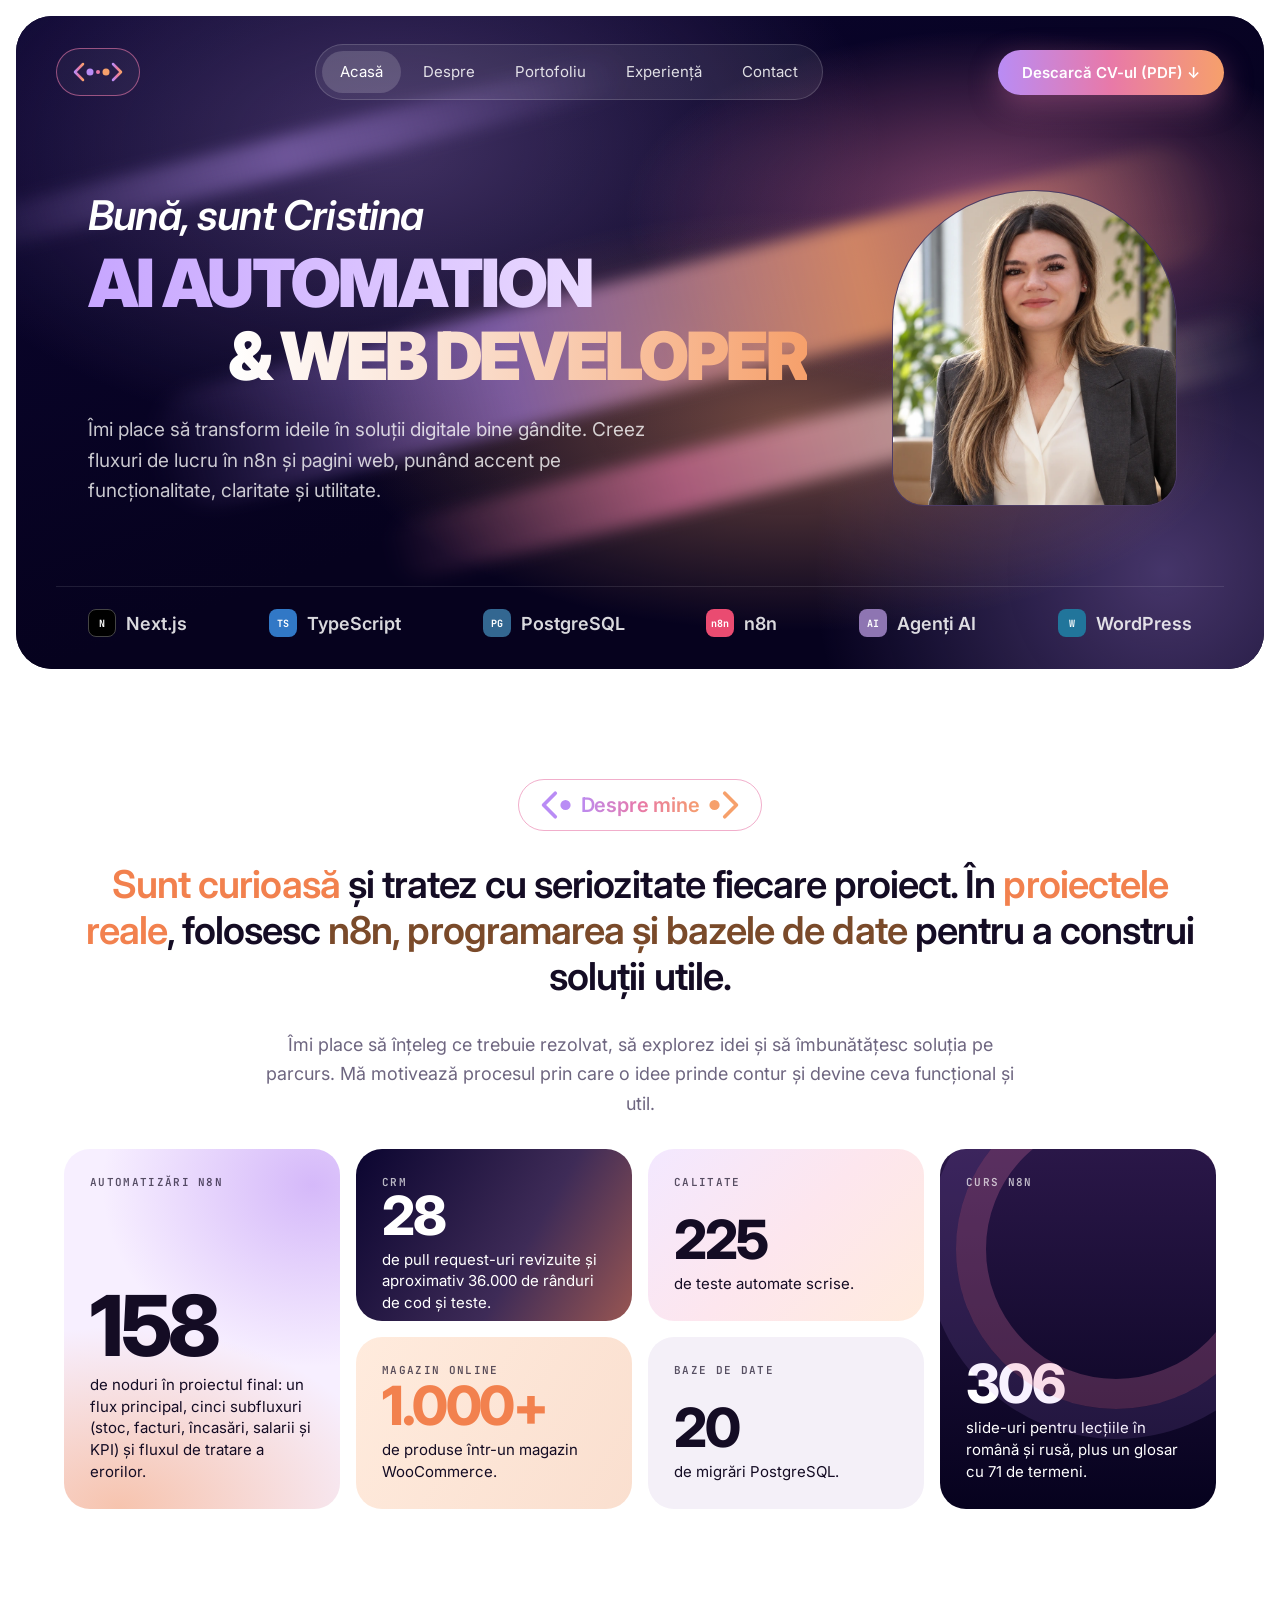
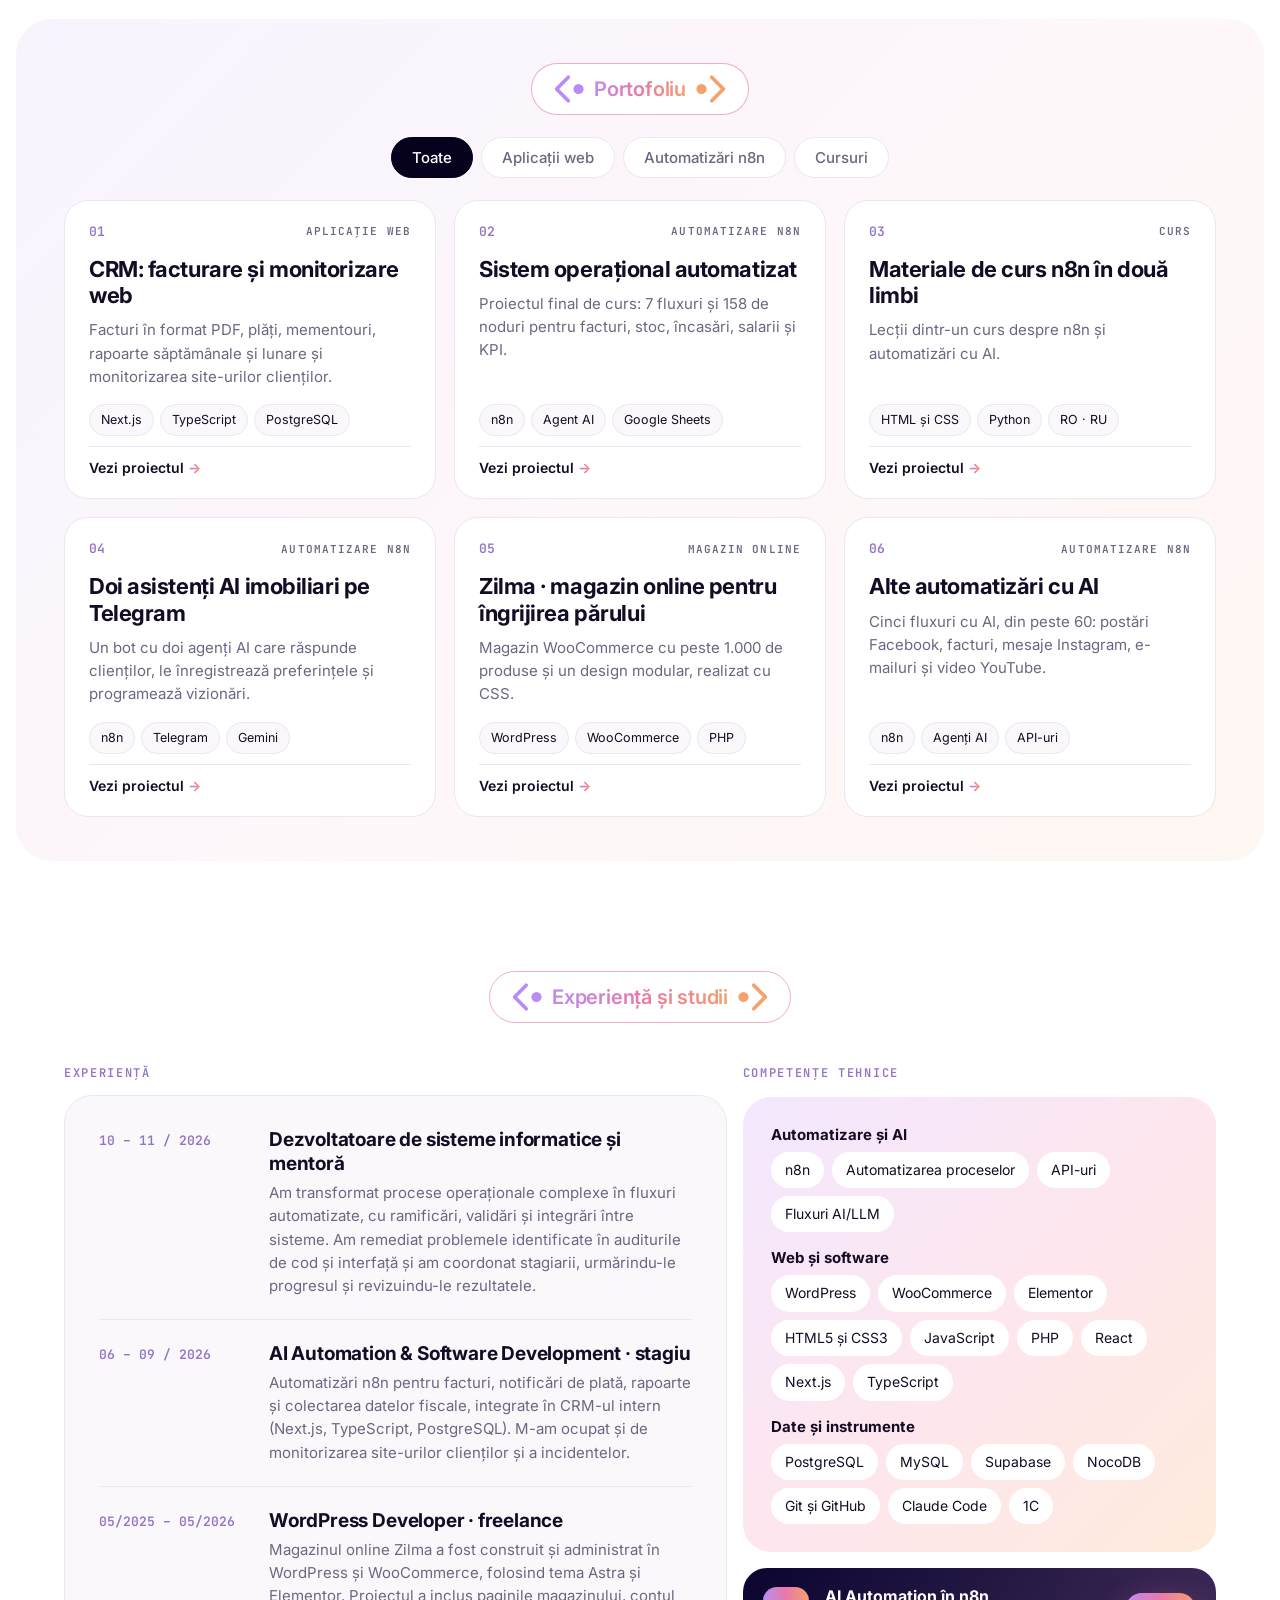
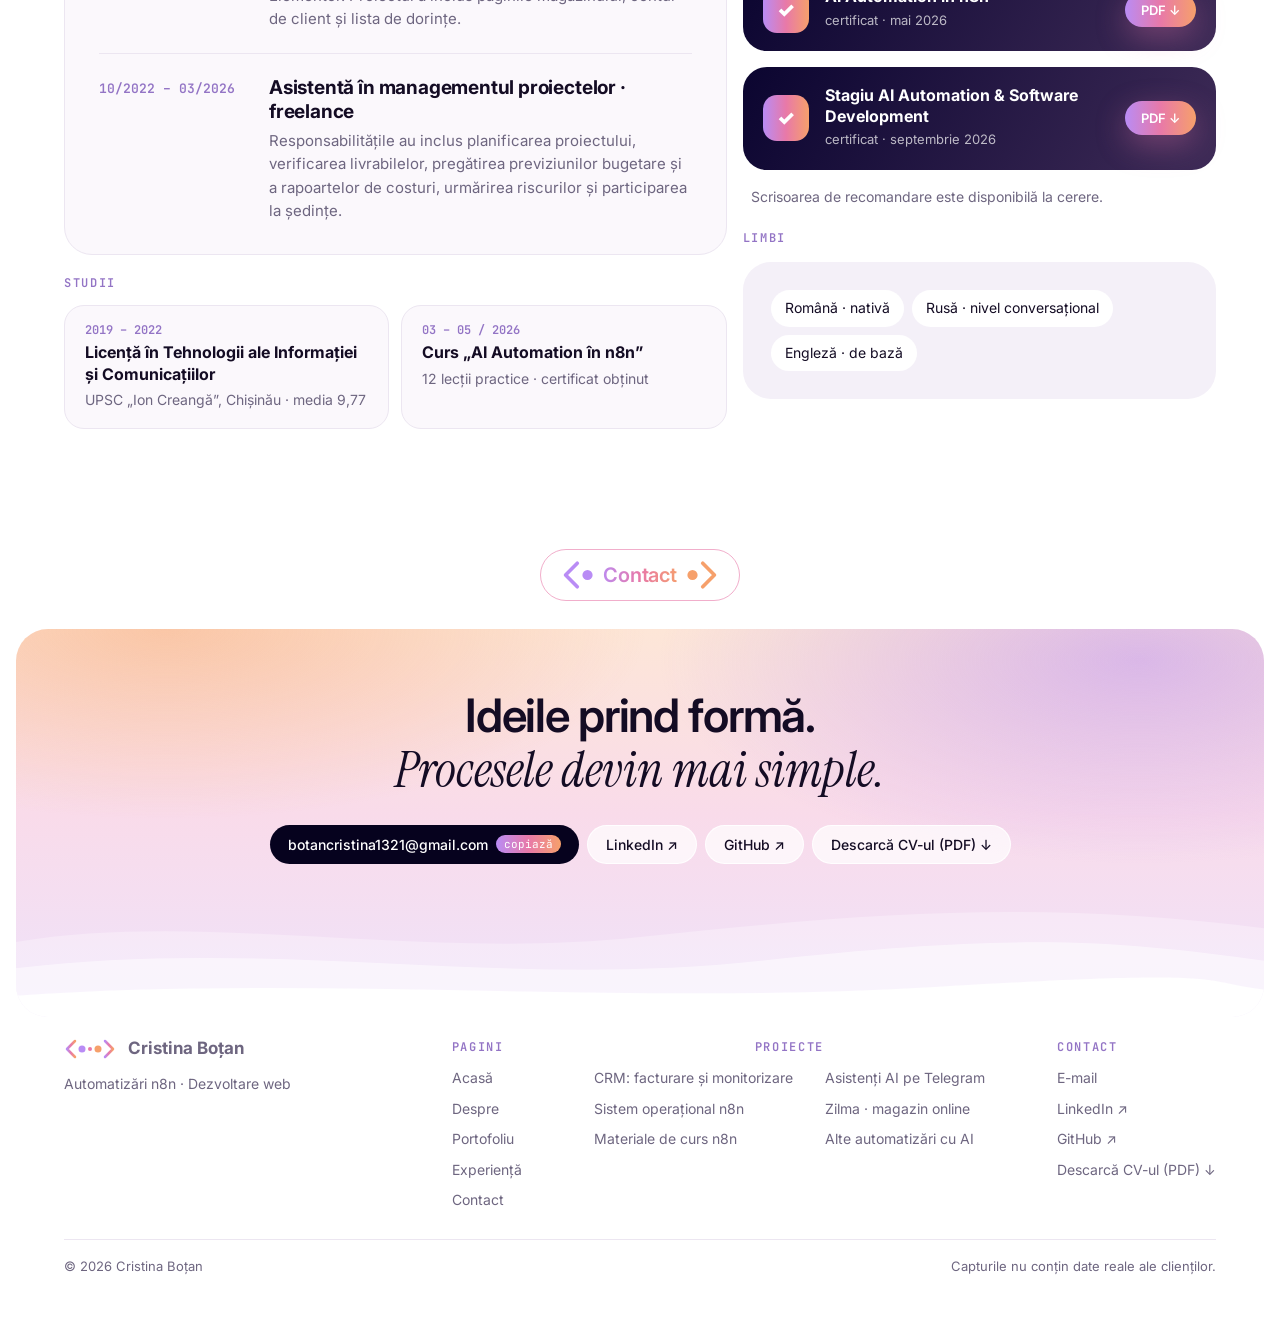
<file: index.html>
<!doctype html>
<html lang="ro">
<head>
<meta charset="utf-8">
<meta name="viewport" content="width=device-width, initial-scale=1">
<title>Cristina Boțan · AI Automation &amp; Web Developer</title>
<meta name="description" content="Portofoliul Cristinei Boțan: automatizări AI în n8n, aplicații web, un curs de n8n în două limbi și un magazin online WooCommerce.">
<meta property="og:title" content="Cristina Boțan · AI Automation & Web Developer">
<meta property="og:description" content="Automatizări n8n, aplicații web și baze de date. Proiecte reale, cu capturi și explicații.">
<meta property="og:type" content="website">
<meta property="og:image" content="https://cristinabotan.github.io/img/poza.webp">
<link rel="icon" href="data:image/svg+xml,%3Csvg xmlns='http://www.w3.org/2000/svg' viewBox='0 0 64 64'%3E%3Cdefs%3E%3ClinearGradient id='g' x1='0' x2='1'%3E%3Cstop offset='0' stop-color='%23B98CF5'/%3E%3Cstop offset='1' stop-color='%23F6A06B'/%3E%3C/linearGradient%3E%3C/defs%3E%3Crect width='64' height='64' rx='16' fill='%2306021E'/%3E%3Ctext x='32' y='43' font-family='Georgia' font-style='italic' font-size='32' text-anchor='middle' fill='url(%23g)'%3EC%3C/text%3E%3C/svg%3E">
<link rel="preconnect" href="https://fonts.googleapis.com"><link rel="preconnect" href="https://fonts.gstatic.com" crossorigin>
<link rel="stylesheet" href="https://fonts.googleapis.com/css2?family=Inter:ital,wght@0,400;0,500;0,600;0,700;0,800;0,900;1,600&family=Instrument+Serif:ital@1&family=JetBrains+Mono:wght@400;600&display=swap">
<link rel="stylesheet" href="css/stil.css?v=38">
</head>
<body>
<div class="wrap">

  <!-- ===== HERO ===== -->
  <header class="hero" id="acasa">
    <div class="mesh" aria-hidden="true"></div><div class="streak s3" aria-hidden="true"></div><div class="streak s1" aria-hidden="true"></div><div class="streak s2" aria-hidden="true"></div>
    <nav class="nav" aria-label="Meniu">
      <a class="logo" href="#acasa" aria-label="Cristina Boțan, acasă"><svg viewBox="0 0 104 52" aria-hidden="true"><defs><linearGradient id="lg" x1="0" x2="1"><stop offset="0" stop-color="#B98CF5"/><stop offset=".5" stop-color="#E879A8"/><stop offset="1" stop-color="#F6A06B"/></linearGradient></defs><g fill="none" stroke="url(#lg)" stroke-width="5" stroke-linecap="round" stroke-linejoin="round"><path d="M22 10 L6 26 L22 42"/><path d="M82 10 L98 26 L82 42"/><path d="M38 26 H66"/></g><circle cx="36" cy="26" r="7" fill="#B98CF5"/><circle cx="68" cy="26" r="7" fill="#F6A06B"/><circle cx="52" cy="26" r="4" fill="#E879A8"/></svg></a>
      <ul class="menu hero-menu">
        <li><a href="#acasa" aria-current="page">Acasă</a></li>
        <li><a href="#despre">Despre</a></li>
        <li><a href="#portofoliu">Portofoliu</a></li>
        <li><a href="#experienta">Experiență</a></li>
        <li><a href="#contact">Contact</a></li>
      </ul>
      <a class="btn btn-grad" href="fisiere/Cristina_Botan_CV.pdf" download>Descarcă CV-ul (PDF) ↓</a>
    </nav>
    <div class="hero-main">
      <div>
        <p class="hello">Bună, sunt Cristina</p>
        <h1 class="big"><span class="l1">AI Automation</span><span class="l2"><span class="indent" aria-hidden="true"></span><b>&amp; Web Developer</b></span></h1>
        <p class="hero-sub">Îmi place să transform ideile în soluții digitale bine gândite. Creez fluxuri de lucru în n8n și pagini web, punând accent pe funcționalitate, claritate și utilitate.</p>
      </div>
      <div class="foto"><div class="portrait"><img src="img/poza.webp?v=4" alt="Cristina Boțan" width="790" height="860"></div></div>
    </div>
    <div class="stack" aria-label="Tehnologii">
      <span><i style="background:#000;border:1px solid #444">N</i>Next.js</span>
      <span><i style="background:#3178C6">TS</i>TypeScript</span>
      <span><i style="background:#336791">PG</i>PostgreSQL</span>
      <span><i style="background:#EA4B71">n8n</i>n8n</span>
      <span><i style="background:#8E75B2">AI</i>Agenți AI</span>
      <span><i style="background:#21759B">W</i>WordPress</span>
    </div>
  </header>

  <!-- ===== DESPRE ===== -->
  <section class="sec" id="despre" aria-labelledby="despre-t">
    <h2 class="tag-cod" id="despre-t"><svg viewBox="0 0 46 52" aria-hidden="true"><path d="M22 10 L6 26 L22 42" fill="none" stroke="#B98CF5" stroke-width="5" stroke-linecap="round" stroke-linejoin="round"/><circle cx="36" cy="26" r="7" fill="#B98CF5"/></svg><span>Despre mine</span><svg viewBox="14 0 46 52" aria-hidden="true"><circle cx="24" cy="26" r="7" fill="#F6A06B"/><path d="M38 10 L54 26 L38 42" fill="none" stroke="#F6A06B" stroke-width="5" stroke-linecap="round" stroke-linejoin="round"/></svg></h2>
    <p class="statement"><span class="o">Sunt curioasă</span> și tratez cu seriozitate fiecare proiect. În <span class="o">proiectele reale</span>, folosesc <span class="p">n8n, programarea și bazele de date</span> pentru a construi soluții utile.</p>
    <p class="sub">Îmi place să înțeleg ce trebuie rezolvat, să explorez idei și să îmbunătățesc soluția pe parcurs. Mă motivează procesul prin care o idee prinde contur și devine ceva funcțional și util.</p>
    <div class="bento">
      <div class="bc b1"><span class="k">Automatizări n8n</span><div><div class="n">158</div><p>de noduri în proiectul final: un flux principal, cinci subfluxuri (stoc, facturi, încasări, salarii și KPI) și fluxul de tratare a erorilor.</p></div></div>
      <div class="bc b2"><span class="k">CRM</span><div><div class="n">28</div><p>de pull request-uri revizuite și aproximativ 36.000 de rânduri de cod și teste.</p></div></div>
      <div class="bc b3"><span class="k">Calitate</span><div><div class="n">225</div><p>de teste automate scrise.</p></div></div>
      <div class="bc b4"><span class="k">Curs n8n</span><div><div class="n">306</div><p>slide-uri pentru lecțiile în română și rusă, plus un glosar cu 71 de termeni.</p></div></div>
      <div class="bc b5"><span class="k">Magazin online</span><div><div class="n">1.000+</div><p>de produse într-un magazin WooCommerce.</p></div></div>
      <div class="bc b6"><span class="k">Baze de date</span><div><div class="n">20</div><p>de migrări PostgreSQL.</p></div></div>
    </div>
  </section>

  <!-- ===== PORTOFOLIU ===== -->
  <section class="sec port3" id="portofoliu" aria-labelledby="port-t">
    <h2 class="tag-cod" id="port-t"><svg viewBox="0 0 46 52" aria-hidden="true"><path d="M22 10 L6 26 L22 42" fill="none" stroke="#B98CF5" stroke-width="5" stroke-linecap="round" stroke-linejoin="round"/><circle cx="36" cy="26" r="7" fill="#B98CF5"/></svg><span>Portofoliu</span><svg viewBox="14 0 46 52" aria-hidden="true"><circle cx="24" cy="26" r="7" fill="#F6A06B"/><path d="M38 10 L54 26 L38 42" fill="none" stroke="#F6A06B" stroke-width="5" stroke-linecap="round" stroke-linejoin="round"/></svg></h2>
    <div class="filtre" role="group" aria-label="Filtrează proiectele">
      <button type="button" class="on" data-f="toate">Toate</button>
      <button type="button" data-f="web">Aplicații web</button>
      <button type="button" data-f="n8n">Automatizări n8n</button>
      <button type="button" data-f="curs">Cursuri</button>
    </div>
    <div class="grid3">
      <a class="pc3" href="proiect-crm.html" data-cat="web">
        <div class="pc3-top"><span class="nr">01</span><span class="cat">Aplicație web</span></div>
        <h3>CRM: facturare și monitorizare web</h3>
        <p>Facturi în format PDF, plăți, mementouri, rapoarte săptămânale și lunare și monitorizarea site-urilor clienților.</p>
        <div class="pc3-tags"><span>Next.js</span><span>TypeScript</span><span>PostgreSQL</span></div>
        <span class="pc3-go">Vezi proiectul <b>→</b></span>
      </a>
      <a class="pc3" href="proiect-sistem-n8n.html" data-cat="n8n">
        <div class="pc3-top"><span class="nr">02</span><span class="cat">Automatizare n8n</span></div>
        <h3>Sistem operațional automatizat</h3>
        <p>Proiectul final de curs: 7 fluxuri și 158 de noduri pentru facturi, stoc, încasări, salarii și KPI.</p>
        <div class="pc3-tags"><span>n8n</span><span>Agent AI</span><span>Google Sheets</span></div>
        <span class="pc3-go">Vezi proiectul <b>→</b></span>
      </a>
      <a class="pc3" href="proiect-curs-n8n.html" data-cat="curs">
        <div class="pc3-top"><span class="nr">03</span><span class="cat">Curs</span></div>
        <h3>Materiale de curs n8n în două limbi</h3>
        <p>Lecții dintr-un curs despre n8n și automatizări cu AI.</p>
        <div class="pc3-tags"><span>HTML și CSS</span><span>Python</span><span>RO · RU</span></div>
        <span class="pc3-go">Vezi proiectul <b>→</b></span>
      </a>
      <a class="pc3" href="proiect-agent-telegram.html" data-cat="n8n">
        <div class="pc3-top"><span class="nr">04</span><span class="cat">Automatizare n8n</span></div>
        <h3>Doi asistenți AI imobiliari pe Telegram</h3>
        <p>Un bot cu doi agenți AI care răspunde clienților, le înregistrează preferințele și programează vizionări.</p>
        <div class="pc3-tags"><span>n8n</span><span>Telegram</span><span>Gemini</span></div>
        <span class="pc3-go">Vezi proiectul <b>→</b></span>
      </a>
      <a class="pc3" href="proiect-zilma.html" data-cat="web">
        <div class="pc3-top"><span class="nr">05</span><span class="cat">Magazin online</span></div>
        <h3>Zilma · magazin online pentru îngrijirea părului</h3>
        <p>Magazin WooCommerce cu peste 1.000 de produse și un design modular, realizat cu CSS.</p>
        <div class="pc3-tags"><span>WordPress</span><span>WooCommerce</span><span>PHP</span></div>
        <span class="pc3-go">Vezi proiectul <b>→</b></span>
      </a>
      <a class="pc3" href="proiect-alte-automatizari.html" data-cat="n8n">
        <div class="pc3-top"><span class="nr">06</span><span class="cat">Automatizare n8n</span></div>
        <h3>Alte automatizări cu AI</h3>
        <p>Cinci fluxuri cu AI, din peste 60: postări Facebook, facturi, mesaje Instagram, e-mailuri și video YouTube.</p>
        <div class="pc3-tags"><span>n8n</span><span>Agenți AI</span><span>API-uri</span></div>
        <span class="pc3-go">Vezi proiectul <b>→</b></span>
      </a>
    </div>
  </section>

  <!-- ===== EXPERIENȚĂ ===== -->
  <section class="sec" id="experienta" aria-labelledby="exp-t">
    <h2 class="tag-cod" id="exp-t"><svg viewBox="0 0 46 52" aria-hidden="true"><path d="M22 10 L6 26 L22 42" fill="none" stroke="#B98CF5" stroke-width="5" stroke-linecap="round" stroke-linejoin="round"/><circle cx="36" cy="26" r="7" fill="#B98CF5"/></svg><span>Experiență și studii</span><svg viewBox="14 0 46 52" aria-hidden="true"><circle cx="24" cy="26" r="7" fill="#F6A06B"/><path d="M38 10 L54 26 L38 42" fill="none" stroke="#F6A06B" stroke-width="5" stroke-linecap="round" stroke-linejoin="round"/></svg></h2>
    <div class="exp">
      <div class="exp-st">
        <h3 class="exp-sub">Experiență</h3>
        <ol class="tl">
          <li><span class="w">10 – 11 / 2026</span><div><h3>Dezvoltatoare de sisteme informatice și mentoră</h3><p>Am transformat procese operaționale complexe în fluxuri automatizate, cu ramificări, validări și integrări între sisteme. Am remediat problemele identificate în auditurile de cod și interfață și am coordonat stagiarii, urmărindu-le progresul și revizuindu-le rezultatele.</p></div></li>
          <li><span class="w">06 – 09 / 2026</span><div><h3>AI Automation &amp; Software Development · stagiu</h3><p>Automatizări n8n pentru facturi, notificări de plată, rapoarte și colectarea datelor fiscale, integrate în CRM-ul intern (Next.js, TypeScript, PostgreSQL). M-am ocupat și de monitorizarea site-urilor clienților și a incidentelor.</p></div></li>
          <li><span class="w">05/2025 – 05/2026</span><div><h3>WordPress Developer · freelance</h3><p>Magazinul online Zilma a fost construit și administrat în WordPress și WooCommerce, folosind tema Astra și Elementor. Proiectul a inclus paginile magazinului, contul de client și lista de dorințe.</p></div></li>
          <li><span class="w">10/2022 – 03/2026</span><div><h3>Asistentă în managementul proiectelor · freelance</h3><p>Responsabilitățile au inclus planificarea proiectului, verificarea livrabilelor, pregătirea previziunilor bugetare și a rapoartelor de costuri, urmărirea riscurilor și participarea la ședințe.</p></div></li>
        </ol>
        <h3 class="exp-sub">Studii</h3>
        <div class="studii">
          <div><span class="w">2019 – 2022</span><b>Licență în Tehnologii ale Informației și Comunicațiilor</b><span class="loc">UPSC „Ion Creangă”, Chișinău · media 9,77</span></div>
          <div><span class="w">03 – 05 / 2026</span><b>Curs „AI Automation în n8n”</b><span class="loc">12 lecții practice · certificat obținut</span></div>
        </div>
      </div>
      <div class="side">
        <h3 class="exp-sub">Competențe tehnice</h3>
        <div class="box">
          <div class="grp"><p>Automatizare și AI</p><div class="chips"><span>n8n</span><span>Automatizarea proceselor</span><span>API-uri</span><span>Fluxuri AI/LLM</span></div></div>
          <div class="grp"><p>Web și software</p><div class="chips"><span>WordPress</span><span>WooCommerce</span><span>Elementor</span><span>HTML5 și CSS3</span><span>JavaScript</span><span>PHP</span><span>React</span><span>Next.js</span><span>TypeScript</span></div></div>
          <div class="grp"><p>Date și instrumente</p><div class="chips"><span>PostgreSQL</span><span>MySQL</span><span>Supabase</span><span>NocoDB</span><span>Git și GitHub</span><span>Claude Code</span><span>1C</span></div></div>
        </div>
        <div class="cert"><i>✓</i><div><b>AI Automation în n8n</b><span>certificat · mai 2026</span></div><a class="btn btn-grad" href="fisiere/certificat-ai-automation-n8n.pdf" target="_blank" rel="noopener">PDF ↓</a></div>
        <div class="cert"><i>✓</i><div><b>Stagiu AI Automation &amp; Software Development</b><span>certificat · septembrie 2026</span></div><a class="btn btn-grad" href="fisiere/certificat-stagiu-ai-automation.pdf" target="_blank" rel="noopener">PDF ↓</a></div>
        <p class="rec">Scrisoarea de recomandare este disponibilă la cerere.</p>
        <h3 class="exp-sub">Limbi</h3>
        <div class="box" style="background:#F4F0F8"><div class="chips"><span>Română · nativă</span><span>Rusă · nivel conversațional</span><span>Engleză · de bază</span></div></div>
      </div>
    </div>
  </section>

  <!-- ===== CONTACT ===== -->
  <section class="contact" id="contact" aria-labelledby="contact-t">
    <h2 class="tag-cod" id="contact-t"><svg viewBox="0 0 46 52" aria-hidden="true"><path d="M22 10 L6 26 L22 42" fill="none" stroke="#B98CF5" stroke-width="5" stroke-linecap="round" stroke-linejoin="round"/><circle cx="36" cy="26" r="7" fill="#B98CF5"/></svg><span>Contact</span><svg viewBox="14 0 46 52" aria-hidden="true"><circle cx="24" cy="26" r="7" fill="#F6A06B"/><path d="M38 10 L54 26 L38 42" fill="none" stroke="#F6A06B" stroke-width="5" stroke-linecap="round" stroke-linejoin="round"/></svg></h2>
    <div class="cta">
      <p class="cta-t">Ideile prind formă.<br><span class="it">Procesele devin mai simple.</span></p>
      <div class="cta-act">
        <button class="cta-btn" type="button" id="copiaza" data-email="botancristina1321@gmail.com">botancristina1321@gmail.com <span>copiază</span></button>
        <a class="cta-lnk" href="https://www.linkedin.com/in/cristina-b-6a0a77439" target="_blank" rel="noopener">LinkedIn ↗</a>
        <a class="cta-lnk" href="https://github.com/bcristina-collab" target="_blank" rel="noopener">GitHub ↗</a>
        <a class="cta-lnk" href="fisiere/Cristina_Botan_CV.pdf" download>Descarcă CV-ul (PDF) ↓</a>
      </div>
      <p class="stare" id="stare" aria-live="polite"></p>
      <svg class="dune" viewBox="0 0 1440 240" preserveAspectRatio="none" aria-hidden="true"><path d="M0 120 C 220 70 460 150 720 112 S 1180 52 1440 98 V240 H0 Z" fill="#fff" fill-opacity=".28"/><path d="M0 162 C 300 112 560 196 860 150 S 1270 118 1440 150 V240 H0 Z" fill="#fff" fill-opacity=".5"/><path d="M0 206 C 340 172 700 222 1060 192 S 1360 184 1440 196 V240 H0 Z" fill="#fff"/></svg>
    </div>
  </section>

  <footer class="foot">
    <div class="foot-id">
      <a class="foot-logo" href="#acasa" aria-label="Cristina Boțan, acasă"><svg viewBox="0 0 104 52" aria-hidden="true"><defs><linearGradient id="lgf" x1="0" x2="1"><stop offset="0" stop-color="#B98CF5"/><stop offset=".5" stop-color="#E879A8"/><stop offset="1" stop-color="#F6A06B"/></linearGradient></defs><g fill="none" stroke="url(#lgf)" stroke-width="5" stroke-linecap="round" stroke-linejoin="round"><path d="M22 10 L6 26 L22 42"/><path d="M82 10 L98 26 L82 42"/><path d="M38 26 H66"/></g><circle cx="36" cy="26" r="7" fill="#B98CF5"/><circle cx="68" cy="26" r="7" fill="#F6A06B"/><circle cx="52" cy="26" r="4" fill="#E879A8"/></svg><b>Cristina Boțan</b></a>
      <p>Automatizări n8n · Dezvoltare web</p>
    </div>
    <nav class="foot-col" aria-label="Subsol">
      <div><h3>Pagini</h3><ul><li><a href="#acasa">Acasă</a></li><li><a href="#despre">Despre</a></li><li><a href="#portofoliu">Portofoliu</a></li><li><a href="#experienta">Experiență</a></li><li><a href="#contact">Contact</a></li></ul></div>
      <div><h3>Proiecte</h3><ul><li><a href="proiect-crm.html">CRM: facturare și monitorizare</a></li><li><a href="proiect-sistem-n8n.html">Sistem operațional n8n</a></li><li><a href="proiect-curs-n8n.html">Materiale de curs n8n</a></li><li><a href="proiect-agent-telegram.html">Asistenți AI pe Telegram</a></li><li><a href="proiect-zilma.html">Zilma · magazin online</a></li><li><a href="proiect-alte-automatizari.html">Alte automatizări cu AI</a></li></ul></div>
      <div><h3>Contact</h3><ul><li><a href="mailto:botancristina1321@gmail.com">E-mail</a></li><li><a href="https://www.linkedin.com/in/cristina-b-6a0a77439" target="_blank" rel="noopener">LinkedIn ↗</a></li><li><a href="https://github.com/bcristina-collab" target="_blank" rel="noopener">GitHub ↗</a></li><li><a href="fisiere/Cristina_Botan_CV.pdf" download>Descarcă CV-ul (PDF) ↓</a></li></ul></div>
    </nav>
    <div class="foot-bar"><span>© 2026 Cristina Boțan</span><span>Capturile nu conțin date reale ale clienților.</span></div>
  </footer>
</div>
<script src="js/script.js?v=17"></script>
</body>
</html>
</file>
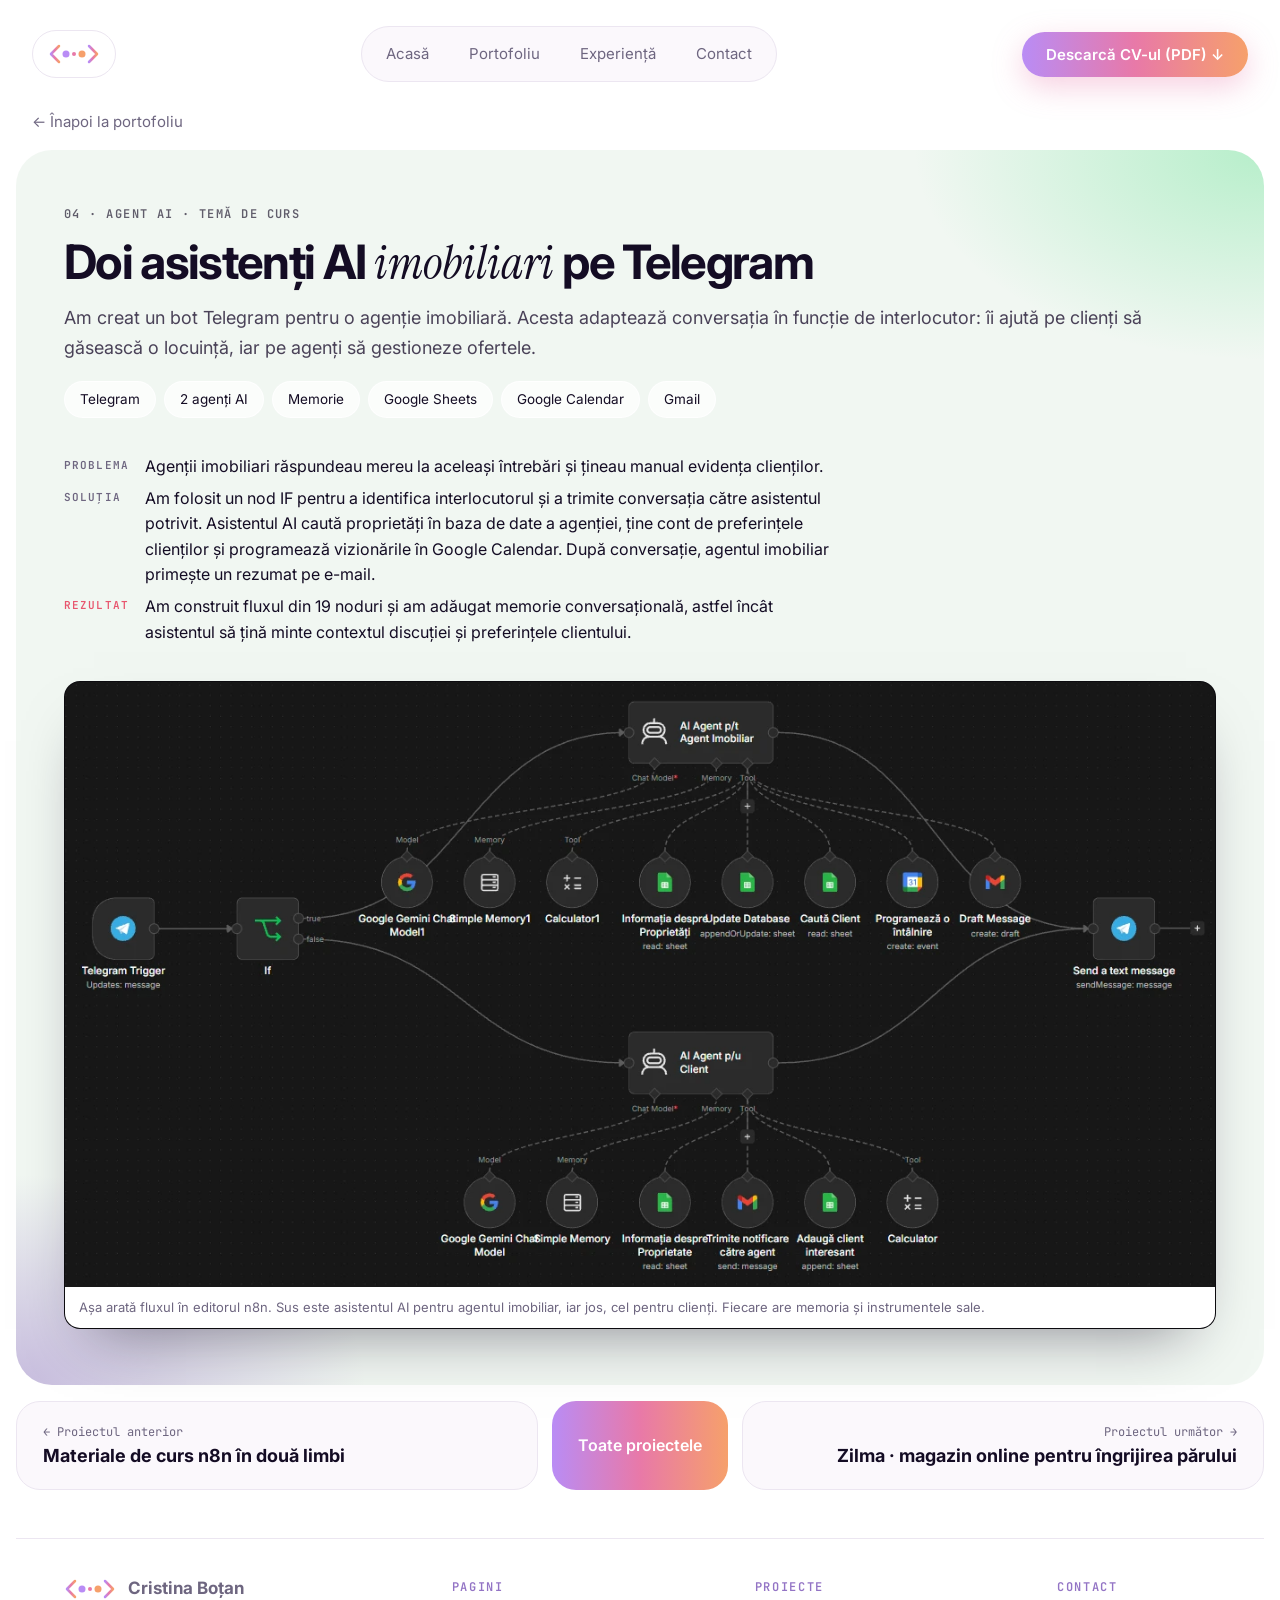
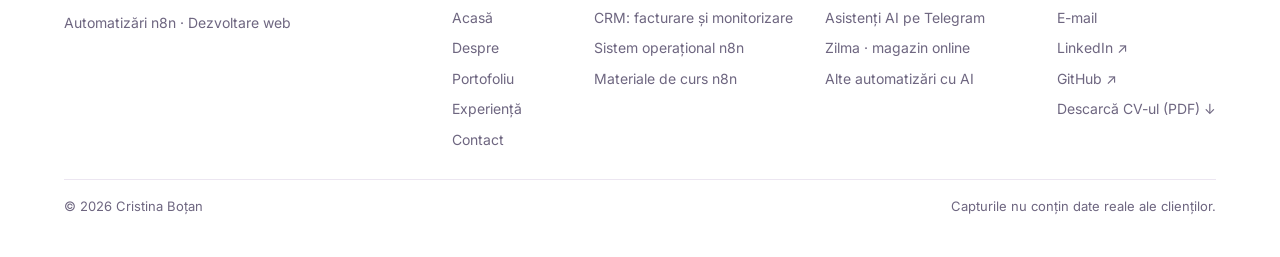
<file: proiect-agent-telegram.html>
<!doctype html>
<html lang="ro">
<head>
<meta charset="utf-8">
<meta name="viewport" content="width=device-width, initial-scale=1">
<title>Doi asistenți AI imobiliari pe Telegram · Cristina Boțan</title>
<meta name="description" content="Un bot cu doi agenți AI care răspunde clienților, notează datele lor și programează vizionări.">
<link rel="icon" href="data:image/svg+xml,%3Csvg xmlns='http://www.w3.org/2000/svg' viewBox='0 0 64 64'%3E%3Cdefs%3E%3ClinearGradient id='g' x1='0' x2='1'%3E%3Cstop offset='0' stop-color='%23B98CF5'/%3E%3Cstop offset='1' stop-color='%23F6A06B'/%3E%3C/linearGradient%3E%3C/defs%3E%3Crect width='64' height='64' rx='16' fill='%2306021E'/%3E%3Ctext x='32' y='43' font-family='Georgia' font-style='italic' font-size='32' text-anchor='middle' fill='url(%23g)'%3EC%3C/text%3E%3C/svg%3E">
<link rel="preconnect" href="https://fonts.googleapis.com"><link rel="preconnect" href="https://fonts.gstatic.com" crossorigin>
<link rel="stylesheet" href="https://fonts.googleapis.com/css2?family=Inter:ital,wght@0,400;0,500;0,600;0,700;0,800;0,900;1,600&family=Instrument+Serif:ital@1&family=JetBrains+Mono:wght@400;600&display=swap">
<link rel="stylesheet" href="css/stil.css?v=38">
</head>
<body>
<div class="wrap">

  <nav class="top" aria-label="Meniu">
    <a class="logo" href="index.html" aria-label="Cristina Boțan, acasă"><svg viewBox="0 0 104 52" aria-hidden="true"><defs><linearGradient id="lg" x1="0" x2="1"><stop offset="0" stop-color="#B98CF5"/><stop offset=".5" stop-color="#E879A8"/><stop offset="1" stop-color="#F6A06B"/></linearGradient></defs><g fill="none" stroke="url(#lg)" stroke-width="5" stroke-linecap="round" stroke-linejoin="round"><path d="M22 10 L6 26 L22 42"/><path d="M82 10 L98 26 L82 42"/><path d="M38 26 H66"/></g><circle cx="36" cy="26" r="7" fill="#B98CF5"/><circle cx="68" cy="26" r="7" fill="#F6A06B"/><circle cx="52" cy="26" r="4" fill="#E879A8"/></svg></a>
    <ul class="menu dark">
      <li><a href="index.html">Acasă</a></li>
      <li><a href="index.html#portofoliu">Portofoliu</a></li>
      <li><a href="index.html#experienta">Experiență</a></li>
      <li><a href="index.html#contact">Contact</a></li>
    </ul>
    <a class="btn btn-grad" href="fisiere/Cristina_Botan_CV.pdf" download>Descarcă CV-ul (PDF) ↓</a>
  </nav>

  <p class="inapoi"><a href="index.html#portofoliu">← Înapoi la portofoliu</a></p>

  <section class="proj c-tg" id="agent-telegram" aria-labelledby="tg-t">
    <header>
      <span class="meta">04 · Agent AI · temă de curs</span>
      <h1 id="tg-t">Doi asistenți AI <span class="it">imobiliari</span> pe Telegram</h1>
      <p>Am creat un bot Telegram pentru o agenție imobiliară. Acesta adaptează conversația în funcție de interlocutor: îi ajută pe clienți să găsească o locuință, iar pe agenți să gestioneze ofertele.</p>
      <div class="tags" style="margin-top:4px"><span>Telegram</span><span>2 agenți AI</span><span>Memorie</span><span>Google Sheets</span><span>Google Calendar</span><span>Gmail</span></div>
    </header>
    <dl class="pr">
      <dt>Problema</dt><dd>Agenții imobiliari răspundeau mereu la aceleași întrebări și țineau manual evidența clienților.</dd>
      <dt>Soluția</dt><dd>Am folosit un nod IF pentru a identifica interlocutorul și a trimite conversația către asistentul potrivit. Asistentul AI caută proprietăți în baza de date a agenției, ține cont de preferințele clienților și programează vizionările în Google Calendar. După conversație, agentul imobiliar primește un rezumat pe e-mail.</dd>
      <dt class="rez">Rezultat</dt><dd>Am construit fluxul din 19 noduri și am adăugat memorie conversațională, astfel încât asistentul să țină minte contextul discuției și preferințele clientului.</dd>
    </dl>
    <figure class="ecran"><img src="img/n8n-telegram.webp?v=2" alt="Fluxul agentului imobiliar în editorul n8n: Telegram, IF și doi agenți AI cu instrumentele lor" loading="lazy"><figcaption>Așa arată fluxul în editorul n8n. Sus este asistentul AI pentru agentul imobiliar, iar jos, cel pentru clienți. Fiecare are memoria și instrumentele sale.</figcaption></figure>
  </section>

  <nav class="pnav" aria-label="Alte proiecte"><a href="proiect-curs-n8n.html"><span>← Proiectul anterior</span><b>Materiale de curs n8n în două limbi</b></a><a href="index.html#portofoliu" class="toate">Toate proiectele</a><a href="proiect-zilma.html" class="dr"><span>Proiectul următor →</span><b>Zilma · magazin online pentru îngrijirea părului</b></a></nav>

  <footer class="foot">
    <div class="foot-id">
      <a class="foot-logo" href="index.html" aria-label="Cristina Boțan, acasă"><svg viewBox="0 0 104 52" aria-hidden="true"><defs><linearGradient id="lgf" x1="0" x2="1"><stop offset="0" stop-color="#B98CF5"/><stop offset=".5" stop-color="#E879A8"/><stop offset="1" stop-color="#F6A06B"/></linearGradient></defs><g fill="none" stroke="url(#lgf)" stroke-width="5" stroke-linecap="round" stroke-linejoin="round"><path d="M22 10 L6 26 L22 42"/><path d="M82 10 L98 26 L82 42"/><path d="M38 26 H66"/></g><circle cx="36" cy="26" r="7" fill="#B98CF5"/><circle cx="68" cy="26" r="7" fill="#F6A06B"/><circle cx="52" cy="26" r="4" fill="#E879A8"/></svg><b>Cristina Boțan</b></a>
      <p>Automatizări n8n · Dezvoltare web</p>
    </div>
    <nav class="foot-col" aria-label="Subsol">
      <div><h3>Pagini</h3><ul><li><a href="index.html">Acasă</a></li><li><a href="index.html#despre">Despre</a></li><li><a href="index.html#portofoliu">Portofoliu</a></li><li><a href="index.html#experienta">Experiență</a></li><li><a href="index.html#contact">Contact</a></li></ul></div>
      <div><h3>Proiecte</h3><ul><li><a href="proiect-crm.html">CRM: facturare și monitorizare</a></li><li><a href="proiect-sistem-n8n.html">Sistem operațional n8n</a></li><li><a href="proiect-curs-n8n.html">Materiale de curs n8n</a></li><li><a href="proiect-agent-telegram.html">Asistenți AI pe Telegram</a></li><li><a href="proiect-zilma.html">Zilma · magazin online</a></li><li><a href="proiect-alte-automatizari.html">Alte automatizări cu AI</a></li></ul></div>
      <div><h3>Contact</h3><ul><li><a href="mailto:botancristina1321@gmail.com">E-mail</a></li><li><a href="https://www.linkedin.com/in/cristina-b-6a0a77439" target="_blank" rel="noopener">LinkedIn ↗</a></li><li><a href="https://github.com/bcristina-collab" target="_blank" rel="noopener">GitHub ↗</a></li><li><a href="fisiere/Cristina_Botan_CV.pdf" download>Descarcă CV-ul (PDF) ↓</a></li></ul></div>
    </nav>
    <div class="foot-bar"><span>© 2026 Cristina Boțan</span><span>Capturile nu conțin date reale ale clienților.</span></div>
  </footer>
</div>
</body>
</html>
</file>
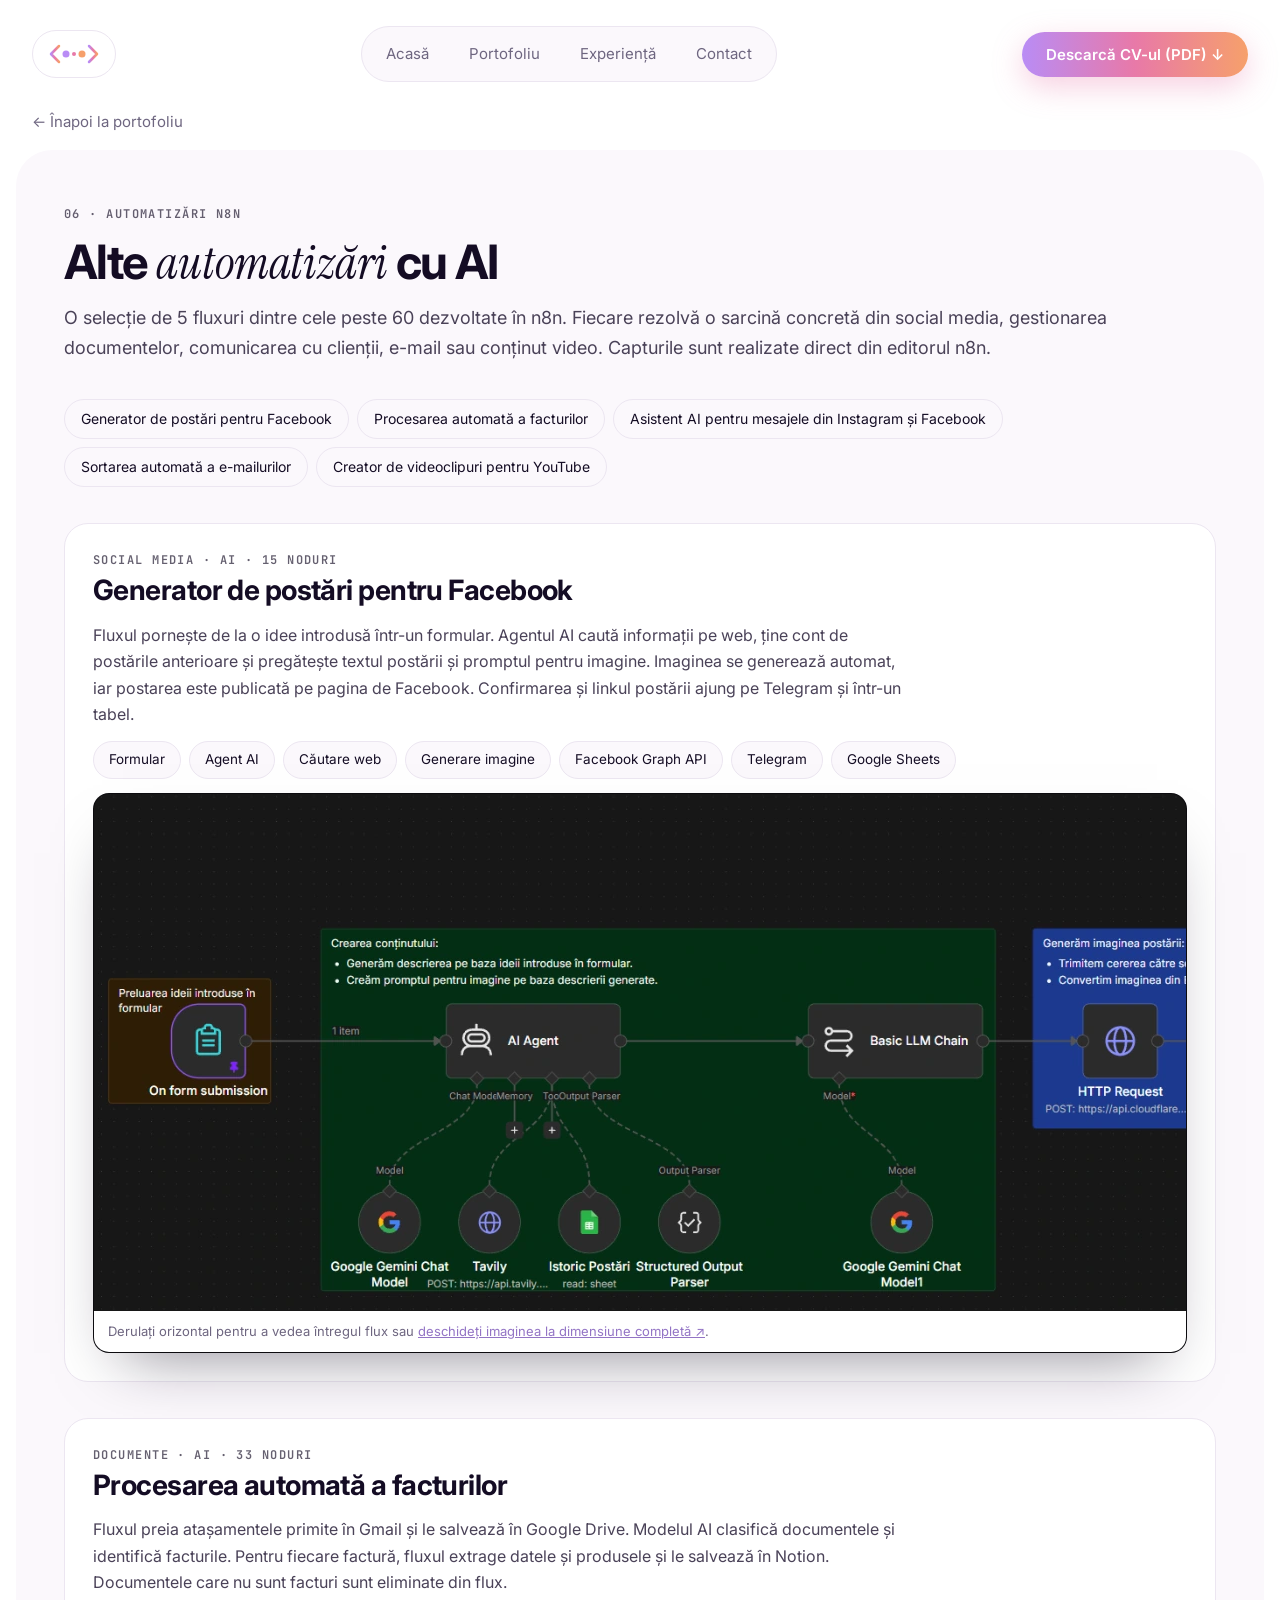
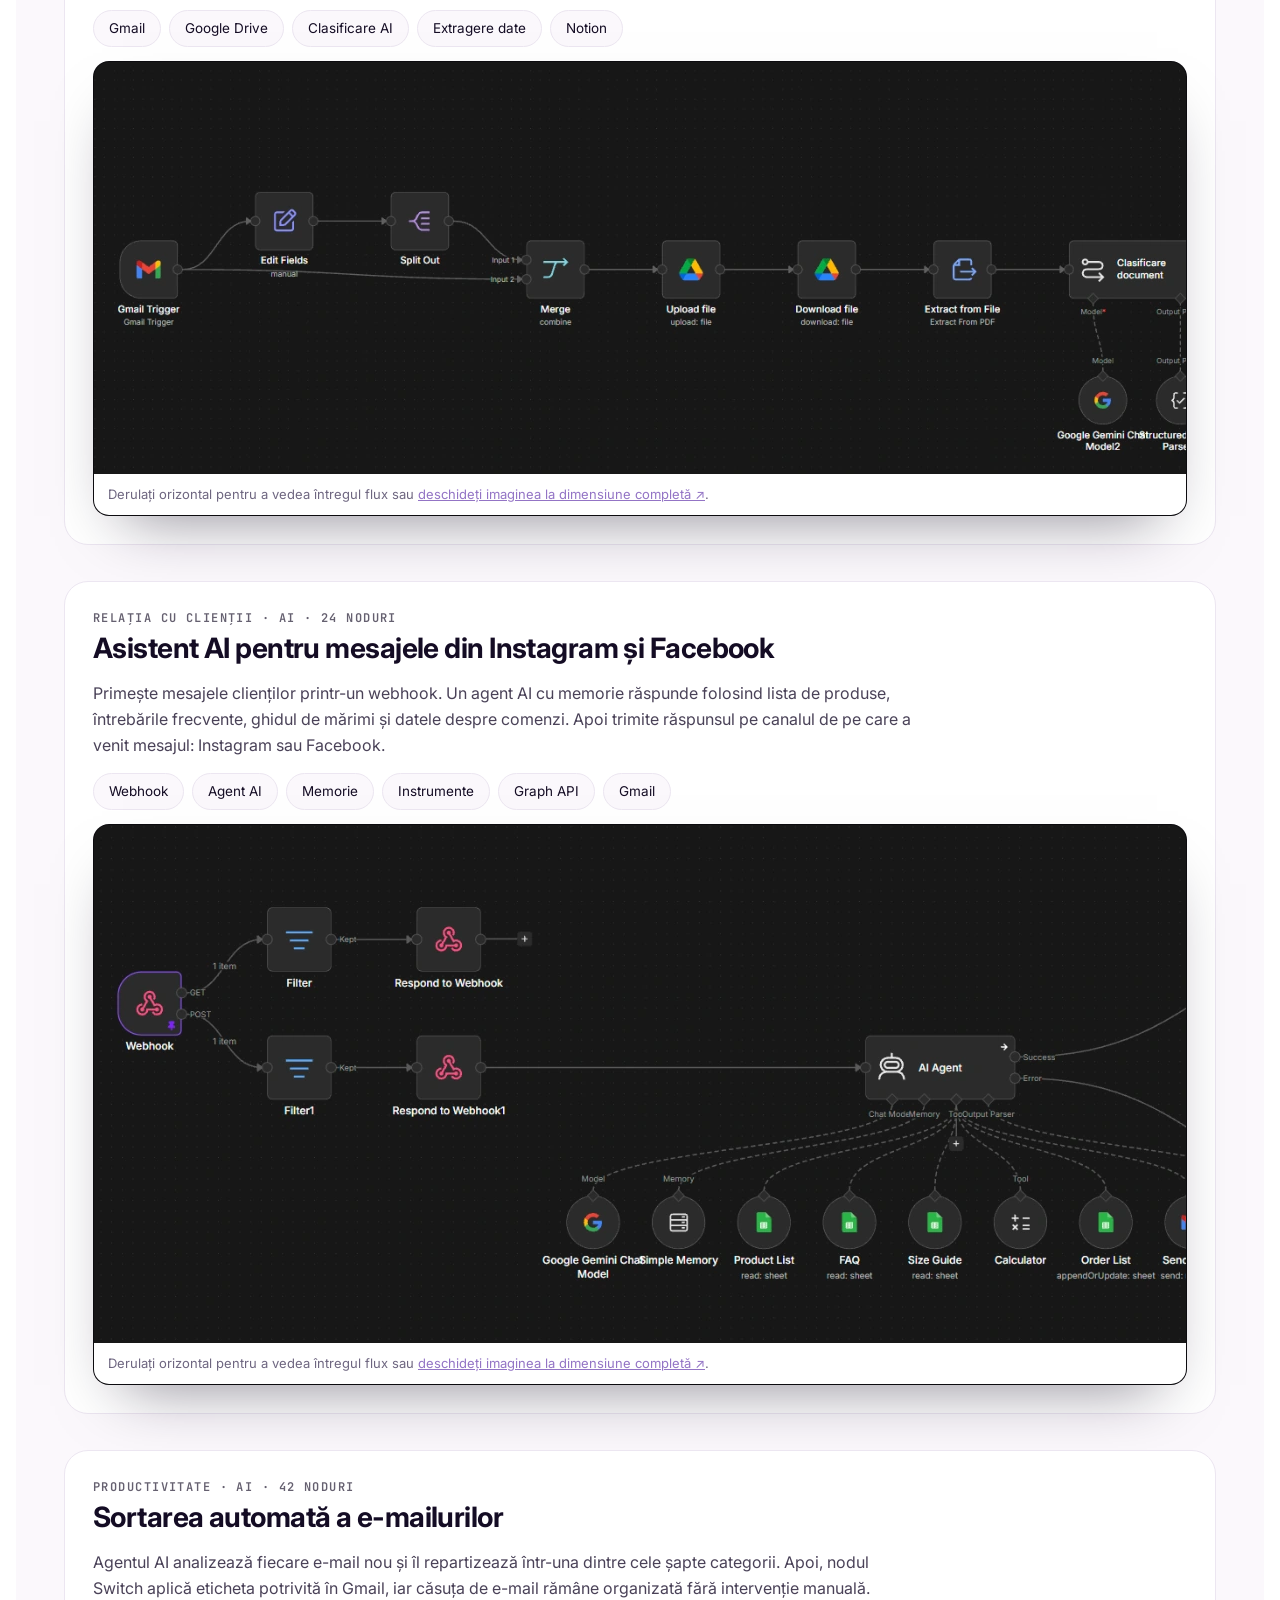
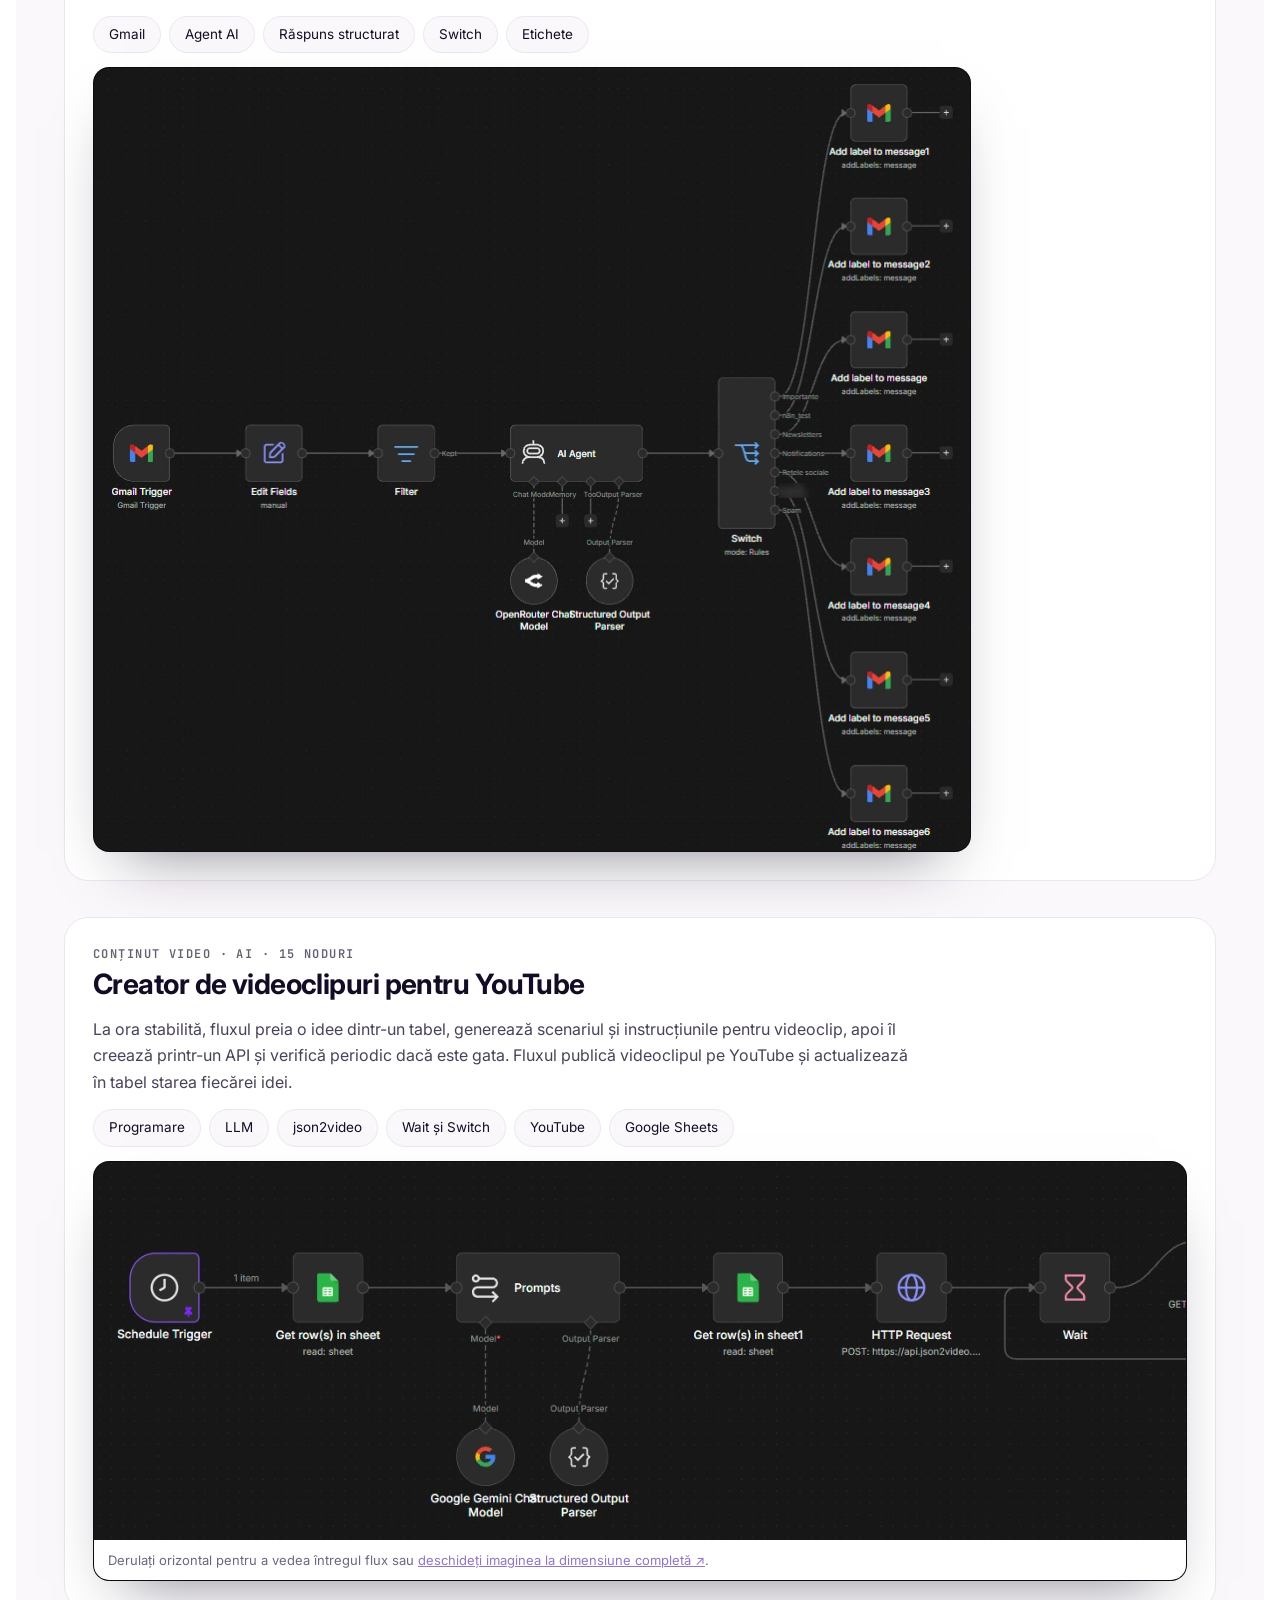
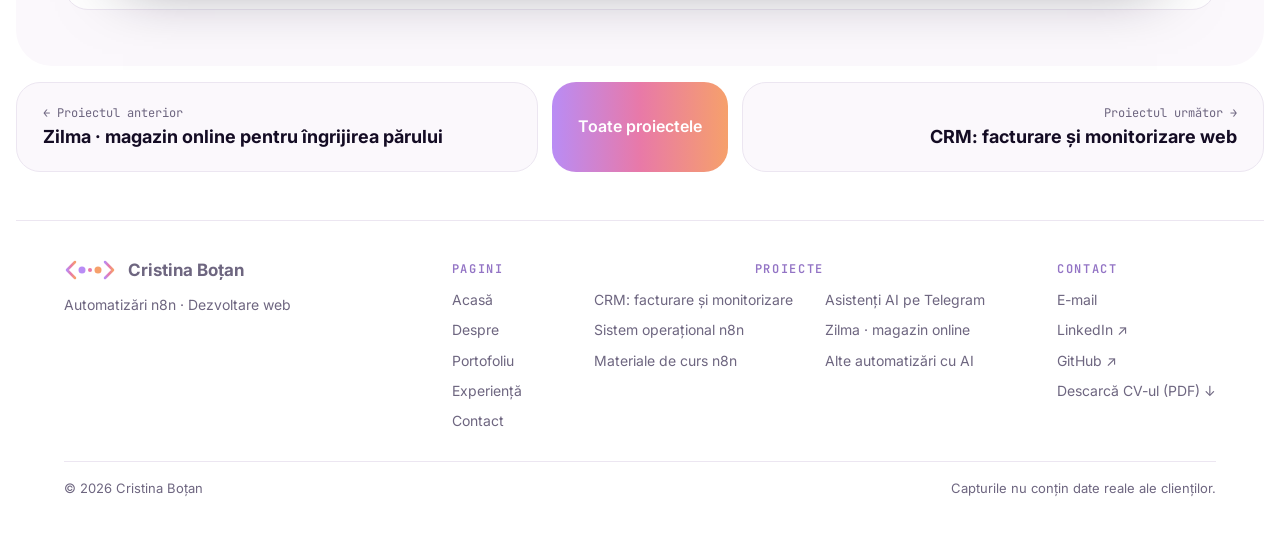
<file: proiect-alte-automatizari.html>
<!doctype html>
<html lang="ro">
<head>
<meta charset="utf-8">
<meta name="viewport" content="width=device-width, initial-scale=1">
<title>Alte automatizări n8n · Cristina Boțan</title>
<meta name="description" content="Cinci automatizări n8n cu AI: postări Facebook, procesarea facturilor, asistent pentru mesaje, sortarea e-mailurilor și video YouTube.">
<link rel="icon" href="data:image/svg+xml,%3Csvg xmlns='http://www.w3.org/2000/svg' viewBox='0 0 64 64'%3E%3Cdefs%3E%3ClinearGradient id='g' x1='0' x2='1'%3E%3Cstop offset='0' stop-color='%23B98CF5'/%3E%3Cstop offset='1' stop-color='%23F6A06B'/%3E%3C/linearGradient%3E%3C/defs%3E%3Crect width='64' height='64' rx='16' fill='%2306021E'/%3E%3Ctext x='32' y='43' font-family='Georgia' font-style='italic' font-size='32' text-anchor='middle' fill='url(%23g)'%3EC%3C/text%3E%3C/svg%3E">
<link rel="preconnect" href="https://fonts.googleapis.com"><link rel="preconnect" href="https://fonts.gstatic.com" crossorigin>
<link rel="stylesheet" href="https://fonts.googleapis.com/css2?family=Inter:ital,wght@0,400;0,500;0,600;0,700;0,800;0,900;1,600&family=Instrument+Serif:ital@1&family=JetBrains+Mono:wght@400;600&display=swap">
<link rel="stylesheet" href="css/stil.css?v=38">
</head>
<body>
<div class="wrap">

  <nav class="top" aria-label="Meniu">
    <a class="logo" href="index.html" aria-label="Cristina Boțan, acasă"><svg viewBox="0 0 104 52" aria-hidden="true"><defs><linearGradient id="lg" x1="0" x2="1"><stop offset="0" stop-color="#B98CF5"/><stop offset=".5" stop-color="#E879A8"/><stop offset="1" stop-color="#F6A06B"/></linearGradient></defs><g fill="none" stroke="url(#lg)" stroke-width="5" stroke-linecap="round" stroke-linejoin="round"><path d="M22 10 L6 26 L22 42"/><path d="M82 10 L98 26 L82 42"/><path d="M38 26 H66"/></g><circle cx="36" cy="26" r="7" fill="#B98CF5"/><circle cx="68" cy="26" r="7" fill="#F6A06B"/><circle cx="52" cy="26" r="4" fill="#E879A8"/></svg></a>
    <ul class="menu dark">
      <li><a href="index.html">Acasă</a></li>
      <li><a href="index.html#portofoliu">Portofoliu</a></li>
      <li><a href="index.html#experienta">Experiență</a></li>
      <li><a href="index.html#contact">Contact</a></li>
    </ul>
    <a class="btn btn-grad" href="fisiere/Cristina_Botan_CV.pdf" download>Descarcă CV-ul (PDF) ↓</a>
  </nav>

  <p class="inapoi"><a href="index.html#portofoliu">← Înapoi la portofoliu</a></p>

  <section class="proj" id="alte-automatizari" style="background:var(--paper)" aria-labelledby="alte-t">
    <header>
      <span class="meta">06 · Automatizări n8n</span>
      <h1 id="alte-t">Alte <span class="it">automatizări</span> cu AI</h1>
      <p>O selecție de 5 fluxuri dintre cele peste 60 dezvoltate în n8n. Fiecare rezolvă o sarcină concretă din social media, gestionarea documentelor, comunicarea cu clienții, e-mail sau conținut video. Capturile sunt realizate direct din editorul n8n.</p>
    </header>
    <nav class="jump" aria-label="Fluxuri"><a href="#flux-facebook">Generator de postări pentru Facebook</a><a href="#flux-facturi-ai">Procesarea automată a facturilor</a><a href="#flux-instagram">Asistent AI pentru mesajele din Instagram și Facebook</a><a href="#flux-emailuri">Sortarea automată a e-mailurilor</a><a href="#flux-youtube">Creator de videoclipuri pentru YouTube</a></nav>
    <article class="bloc auto" id="flux-facebook">
      <div class="auto-head"><span class="meta">Social media · AI · 15 noduri</span><h2>Generator de postări pentru Facebook</h2></div>
      <p class="auto-desc">Fluxul pornește de la o idee introdusă într-un formular. Agentul AI caută informații pe web, ține cont de postările anterioare și pregătește textul postării și promptul pentru imagine. Imaginea se generează automat, iar postarea este publicată pe pagina de Facebook. Confirmarea și linkul postării ajung pe Telegram și într-un tabel.</p>
      <div class="tags"><span>Formular</span><span>Agent AI</span><span>Căutare web</span><span>Generare imagine</span><span>Facebook Graph API</span><span>Telegram</span><span>Google Sheets</span></div>
      <figure class="ecran lat"><div class="scroll-x" tabindex="0" aria-label="Imagine lată: derulați orizontal"><img src="img/n8n-facebook.webp?v=3" alt="Generator de postări pentru Facebook, în editorul n8n" width="2016" height="517" loading="lazy"></div><figcaption><span class="lat-ajutor">Derulați orizontal pentru a vedea întregul flux sau <a href="img/n8n-facebook.webp?v=3" target="_blank" rel="noopener">deschideți imaginea la dimensiune completă ↗</a>.</span></figcaption></figure>
    </article>
    <article class="bloc auto" id="flux-facturi-ai">
      <div class="auto-head"><span class="meta">Documente · AI · 33 noduri</span><h2>Procesarea automată a facturilor</h2></div>
      <p class="auto-desc">Fluxul preia atașamentele primite în Gmail și le salvează în Google Drive. Modelul AI clasifică documentele și identifică facturile. Pentru fiecare factură, fluxul extrage datele și produsele și le salvează în Notion. Documentele care nu sunt facturi sunt eliminate din flux.</p>
      <div class="tags"><span>Gmail</span><span>Google Drive</span><span>Clasificare AI</span><span>Extragere date</span><span>Notion</span></div>
      <figure class="ecran lat"><div class="scroll-x" tabindex="0" aria-label="Imagine lată: derulați orizontal"><img src="img/n8n-facturi-ai.webp?v=3" alt="Procesarea automată a facturilor, în editorul n8n" width="1909" height="412" loading="lazy"></div><figcaption><span class="lat-ajutor">Derulați orizontal pentru a vedea întregul flux sau <a href="img/n8n-facturi-ai.webp?v=3" target="_blank" rel="noopener">deschideți imaginea la dimensiune completă ↗</a>.</span></figcaption></figure>
    </article>
    <article class="bloc auto" id="flux-instagram">
      <div class="auto-head"><span class="meta">Relația cu clienții · AI · 24 noduri</span><h2>Asistent AI pentru mesajele din Instagram și Facebook</h2></div>
      <p class="auto-desc">Primește mesajele clienților printr-un webhook. Un agent AI cu memorie răspunde folosind lista de produse, întrebările frecvente, ghidul de mărimi și datele despre comenzi. Apoi trimite răspunsul pe canalul de pe care a venit mesajul: Instagram sau Facebook.</p>
      <div class="tags"><span>Webhook</span><span>Agent AI</span><span>Memorie</span><span>Instrumente</span><span>Graph API</span><span>Gmail</span></div>
      <figure class="ecran lat"><div class="scroll-x" tabindex="0" aria-label="Imagine lată: derulați orizontal"><img src="img/n8n-instagram.webp?v=3" alt="Asistent AI pentru mesajele din Instagram și Facebook, în editorul n8n" width="1728" height="518" loading="lazy"></div><figcaption><span class="lat-ajutor">Derulați orizontal pentru a vedea întregul flux sau <a href="img/n8n-instagram.webp?v=3" target="_blank" rel="noopener">deschideți imaginea la dimensiune completă ↗</a>.</span></figcaption></figure>
    </article>
    <article class="bloc auto" id="flux-emailuri">
      <div class="auto-head"><span class="meta">Productivitate · AI · 42 noduri</span><h2>Sortarea automată a e-mailurilor</h2></div>
      <p class="auto-desc">Agentul AI analizează fiecare e-mail nou și îl repartizează într-una dintre cele șapte categorii. Apoi, nodul Switch aplică eticheta potrivită în Gmail, iar căsuța de e-mail rămâne organizată fără intervenție manuală.</p>
      <div class="tags"><span>Gmail</span><span>Agent AI</span><span>Răspuns structurat</span><span>Switch</span><span>Etichete</span></div>
      <figure class="ecran" style="max-width:878px"><img src="img/n8n-emailuri.webp?v=3" alt="Sortarea automată a e-mailurilor, în editorul n8n" width="878" height="785" loading="lazy"></figure>
    </article>
    <article class="bloc auto" id="flux-youtube">
      <div class="auto-head"><span class="meta">Conținut video · AI · 15 noduri</span><h2>Creator de videoclipuri pentru YouTube</h2></div>
      <p class="auto-desc">La ora stabilită, fluxul preia o idee dintr-un tabel, generează scenariul și instrucțiunile pentru videoclip, apoi îl creează printr-un API și verifică periodic dacă este gata. Fluxul publică videoclipul pe YouTube și actualizează în tabel starea fiecărei idei.</p>
      <div class="tags"><span>Programare</span><span>LLM</span><span>json2video</span><span>Wait și Switch</span><span>YouTube</span><span>Google Sheets</span></div>
      <figure class="ecran lat"><div class="scroll-x" tabindex="0" aria-label="Imagine lată: derulați orizontal"><img src="img/n8n-youtube.webp?v=3" alt="Creator de videoclipuri pentru YouTube, în editorul n8n" width="2071" height="378" loading="lazy"></div><figcaption><span class="lat-ajutor">Derulați orizontal pentru a vedea întregul flux sau <a href="img/n8n-youtube.webp?v=3" target="_blank" rel="noopener">deschideți imaginea la dimensiune completă ↗</a>.</span></figcaption></figure>
    </article>
  </section>

  <nav class="pnav" aria-label="Alte proiecte"><a href="proiect-zilma.html"><span>← Proiectul anterior</span><b>Zilma · magazin online pentru îngrijirea părului</b></a><a href="index.html#portofoliu" class="toate">Toate proiectele</a><a href="proiect-crm.html" class="dr"><span>Proiectul următor →</span><b>CRM: facturare și monitorizare web</b></a></nav>

  <footer class="foot">
    <div class="foot-id">
      <a class="foot-logo" href="index.html" aria-label="Cristina Boțan, acasă"><svg viewBox="0 0 104 52" aria-hidden="true"><defs><linearGradient id="lgf" x1="0" x2="1"><stop offset="0" stop-color="#B98CF5"/><stop offset=".5" stop-color="#E879A8"/><stop offset="1" stop-color="#F6A06B"/></linearGradient></defs><g fill="none" stroke="url(#lgf)" stroke-width="5" stroke-linecap="round" stroke-linejoin="round"><path d="M22 10 L6 26 L22 42"/><path d="M82 10 L98 26 L82 42"/><path d="M38 26 H66"/></g><circle cx="36" cy="26" r="7" fill="#B98CF5"/><circle cx="68" cy="26" r="7" fill="#F6A06B"/><circle cx="52" cy="26" r="4" fill="#E879A8"/></svg><b>Cristina Boțan</b></a>
      <p>Automatizări n8n · Dezvoltare web</p>
    </div>
    <nav class="foot-col" aria-label="Subsol">
      <div><h3>Pagini</h3><ul><li><a href="index.html">Acasă</a></li><li><a href="index.html#despre">Despre</a></li><li><a href="index.html#portofoliu">Portofoliu</a></li><li><a href="index.html#experienta">Experiență</a></li><li><a href="index.html#contact">Contact</a></li></ul></div>
      <div><h3>Proiecte</h3><ul><li><a href="proiect-crm.html">CRM: facturare și monitorizare</a></li><li><a href="proiect-sistem-n8n.html">Sistem operațional n8n</a></li><li><a href="proiect-curs-n8n.html">Materiale de curs n8n</a></li><li><a href="proiect-agent-telegram.html">Asistenți AI pe Telegram</a></li><li><a href="proiect-zilma.html">Zilma · magazin online</a></li><li><a href="proiect-alte-automatizari.html">Alte automatizări cu AI</a></li></ul></div>
      <div><h3>Contact</h3><ul><li><a href="mailto:botancristina1321@gmail.com">E-mail</a></li><li><a href="https://www.linkedin.com/in/cristina-b-6a0a77439" target="_blank" rel="noopener">LinkedIn ↗</a></li><li><a href="https://github.com/bcristina-collab" target="_blank" rel="noopener">GitHub ↗</a></li><li><a href="fisiere/Cristina_Botan_CV.pdf" download>Descarcă CV-ul (PDF) ↓</a></li></ul></div>
    </nav>
    <div class="foot-bar"><span>© 2026 Cristina Boțan</span><span>Capturile nu conțin date reale ale clienților.</span></div>
  </footer>
</div>
</body>
</html>
</file>
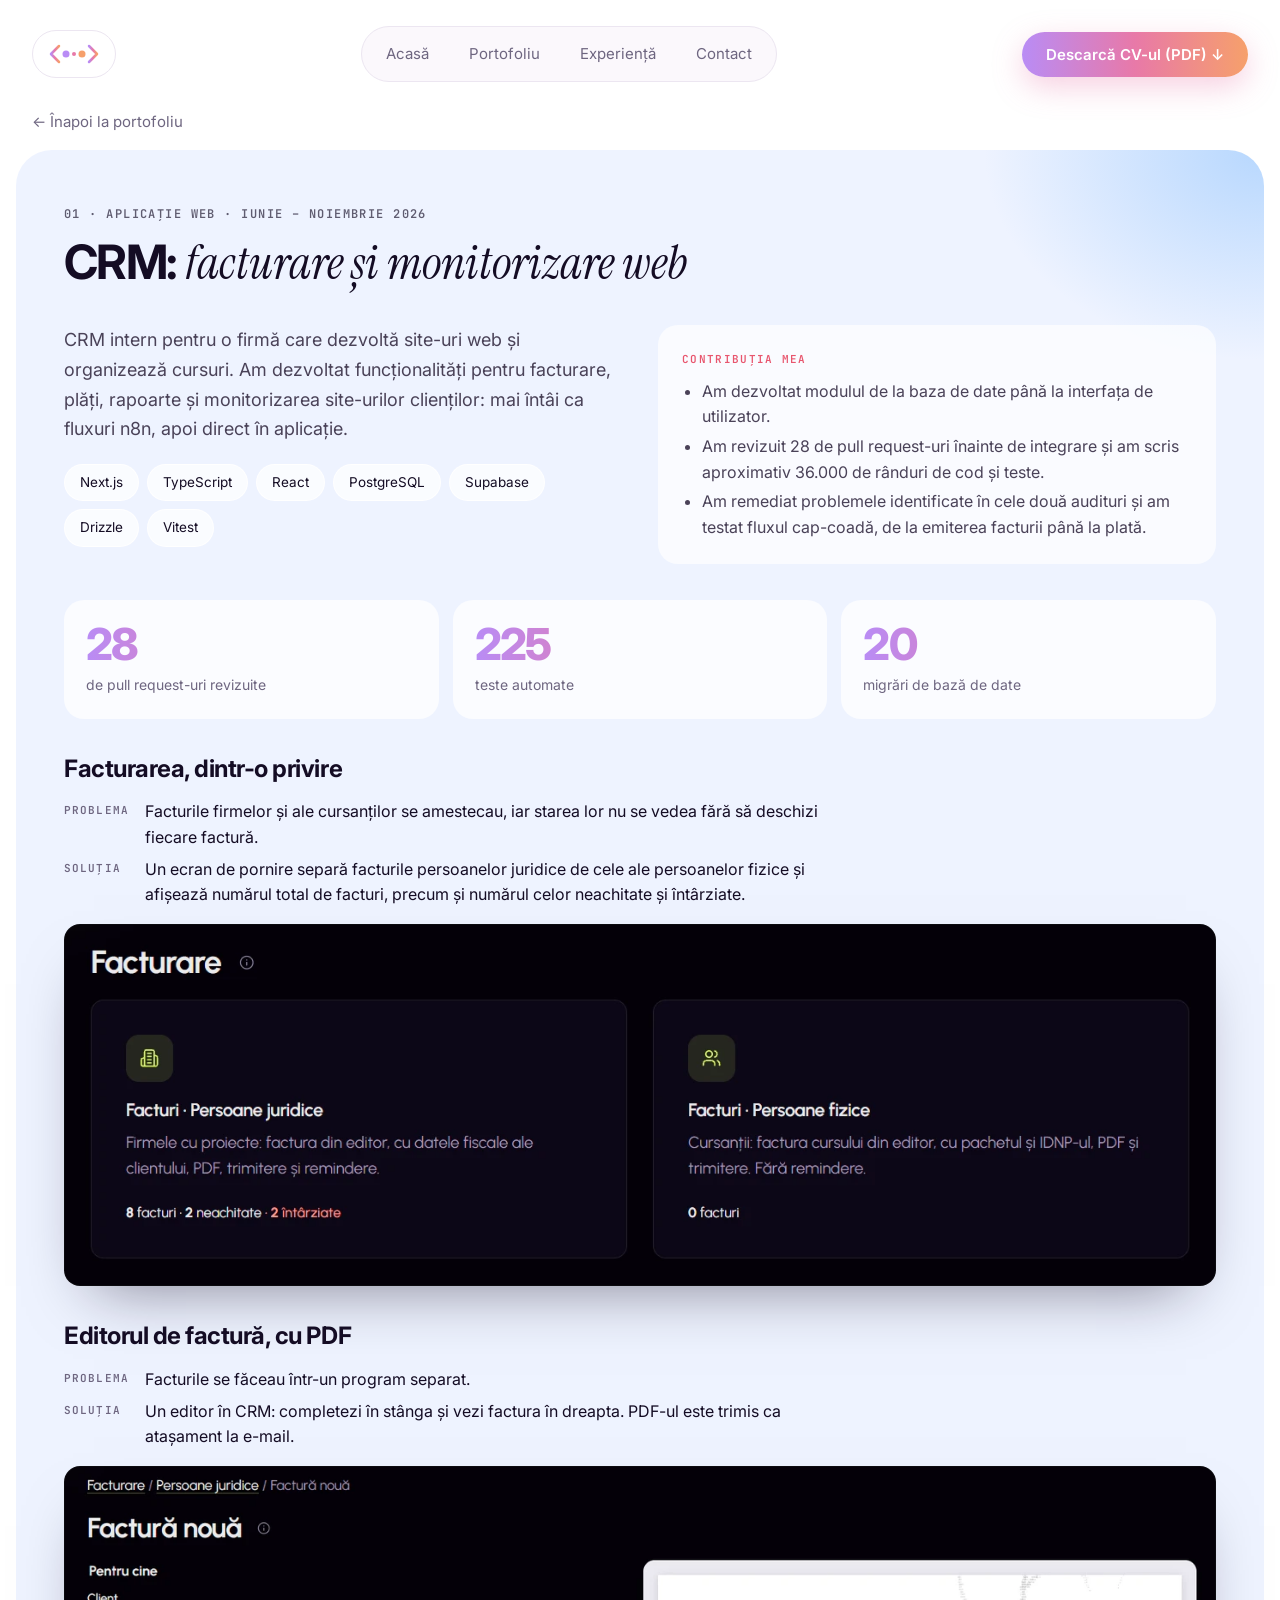
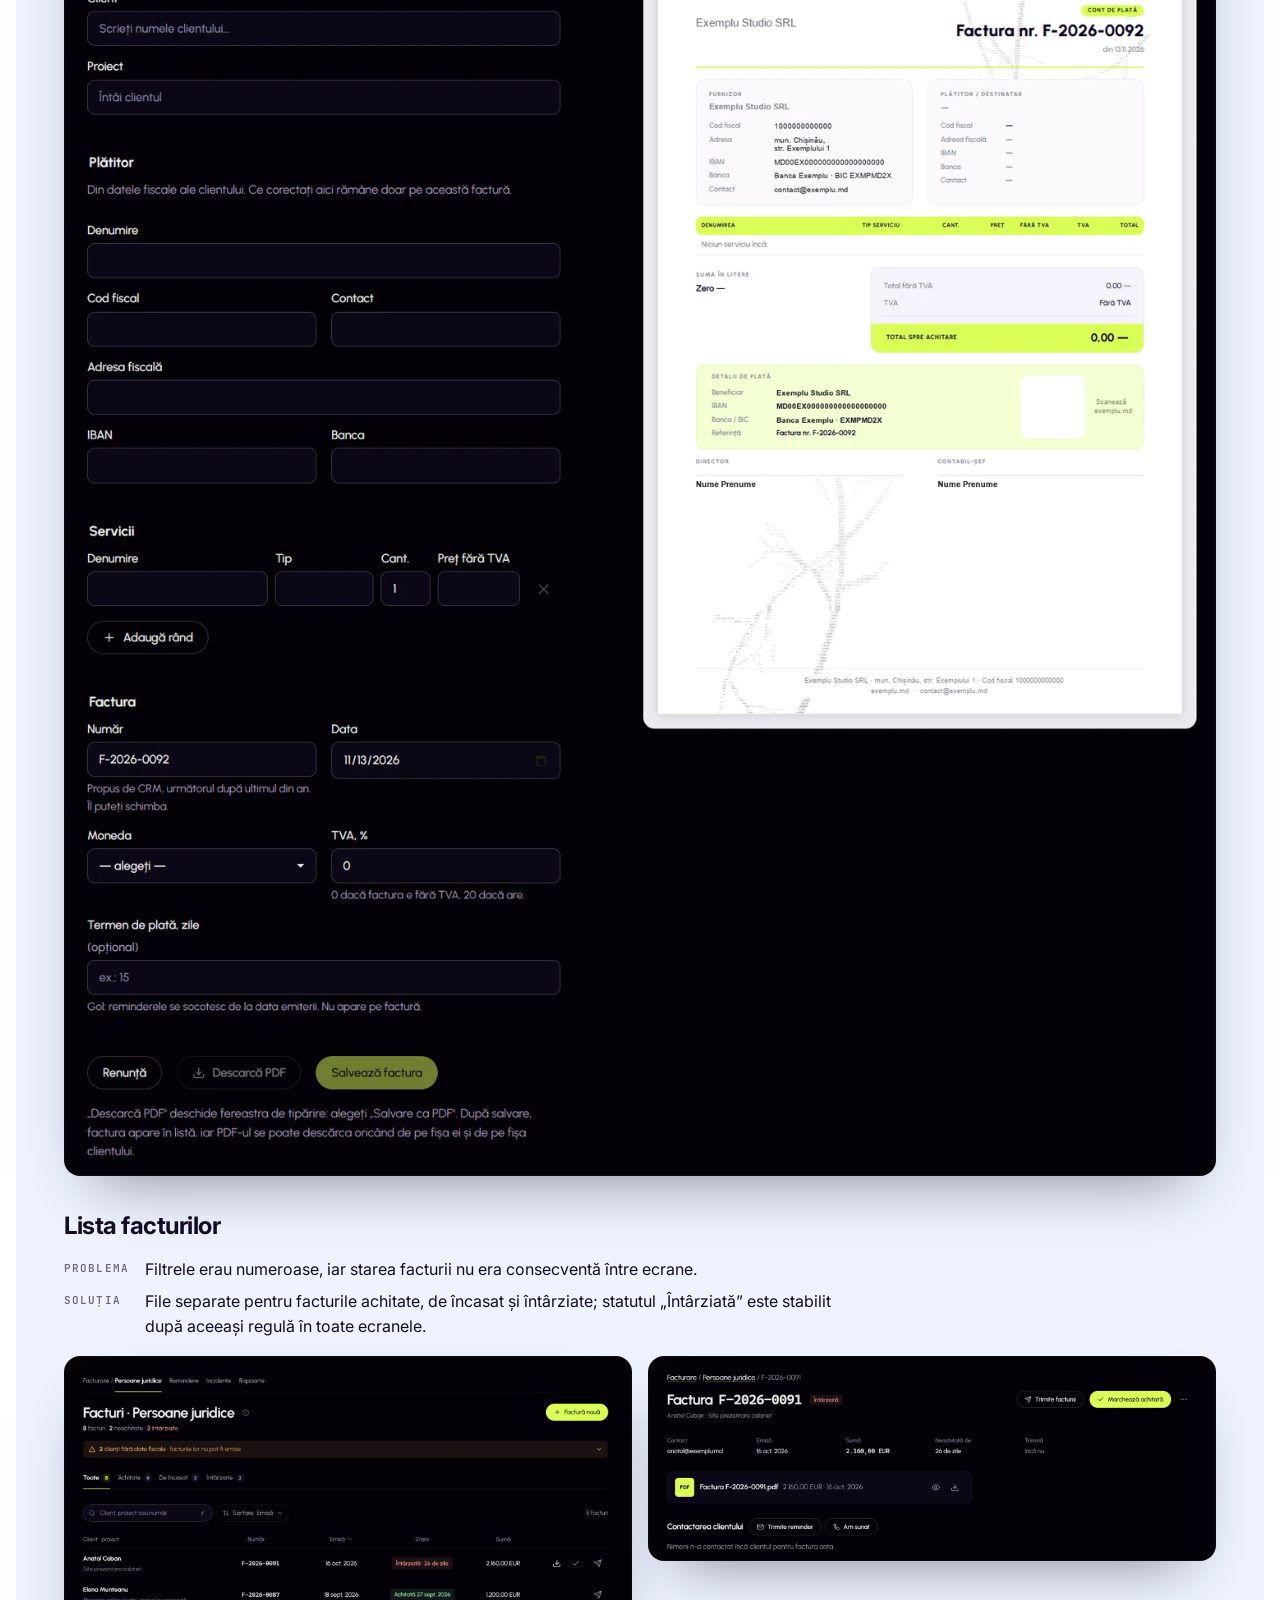
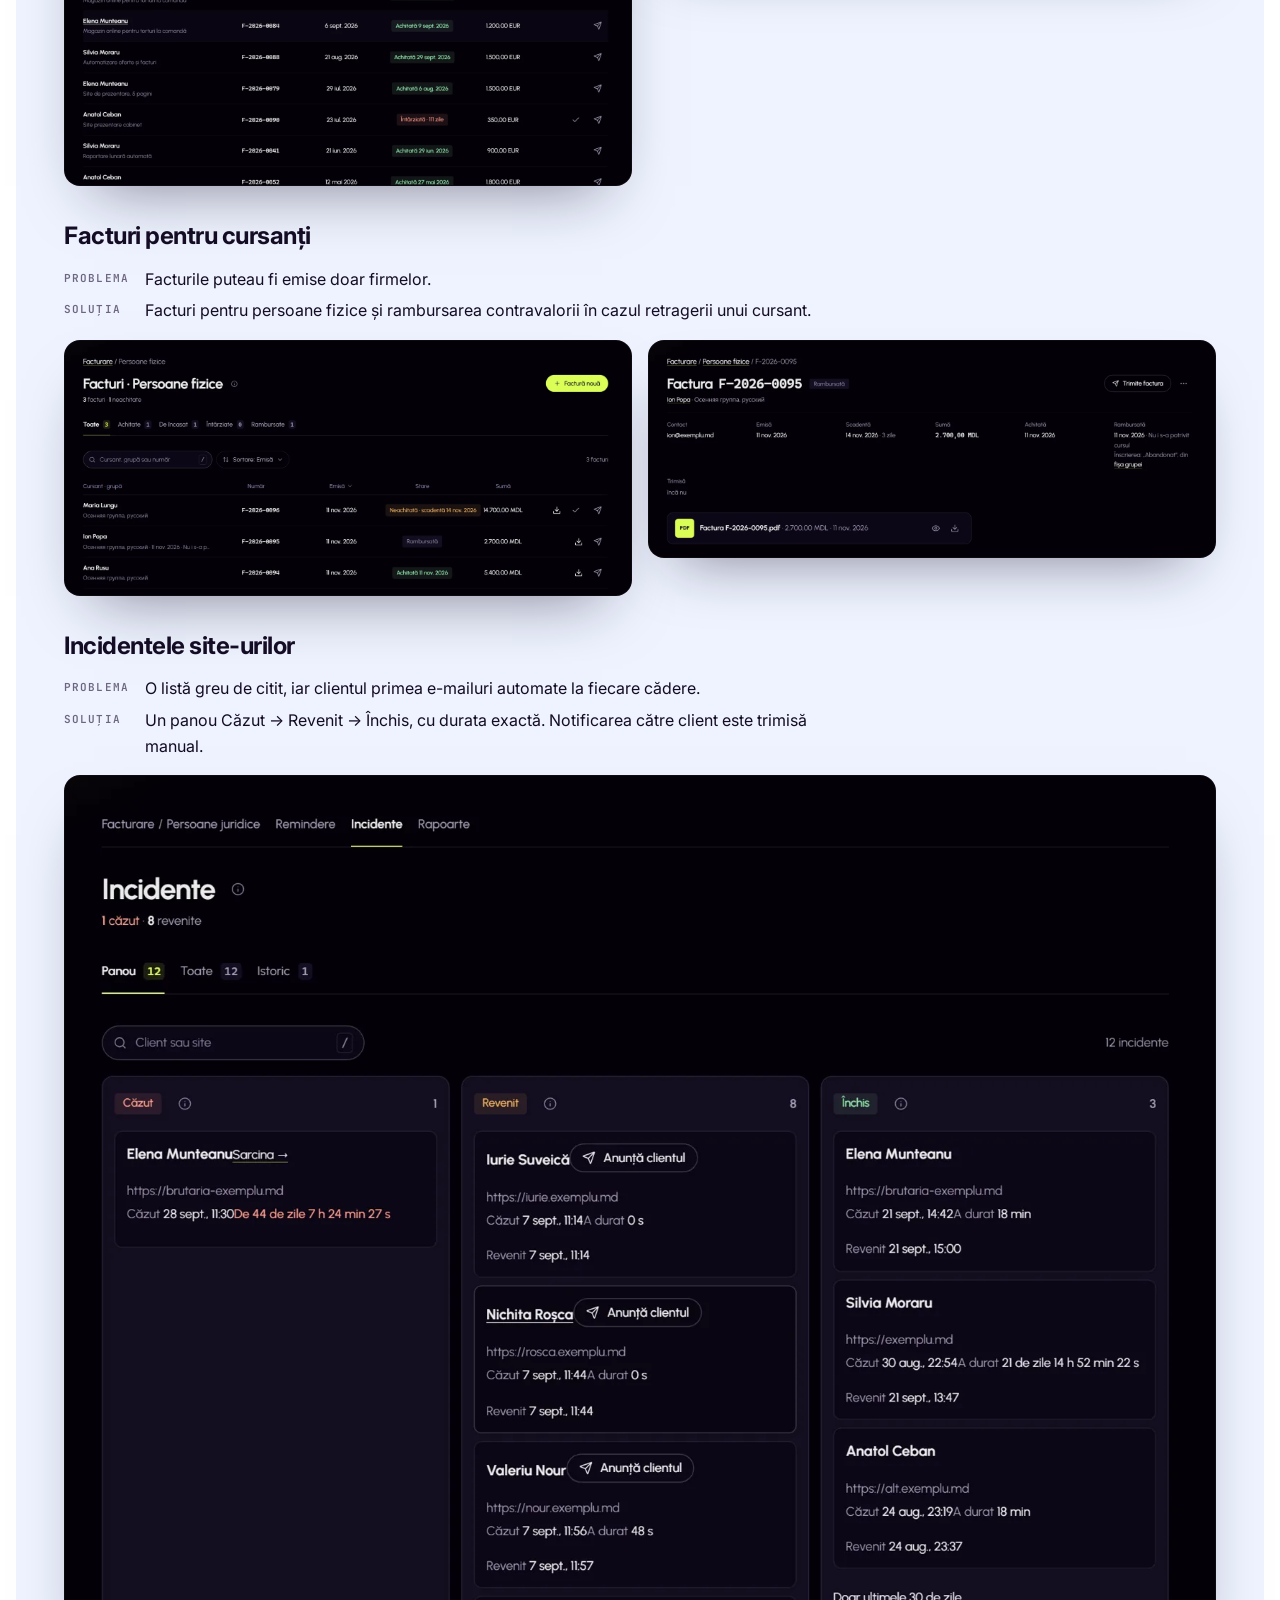
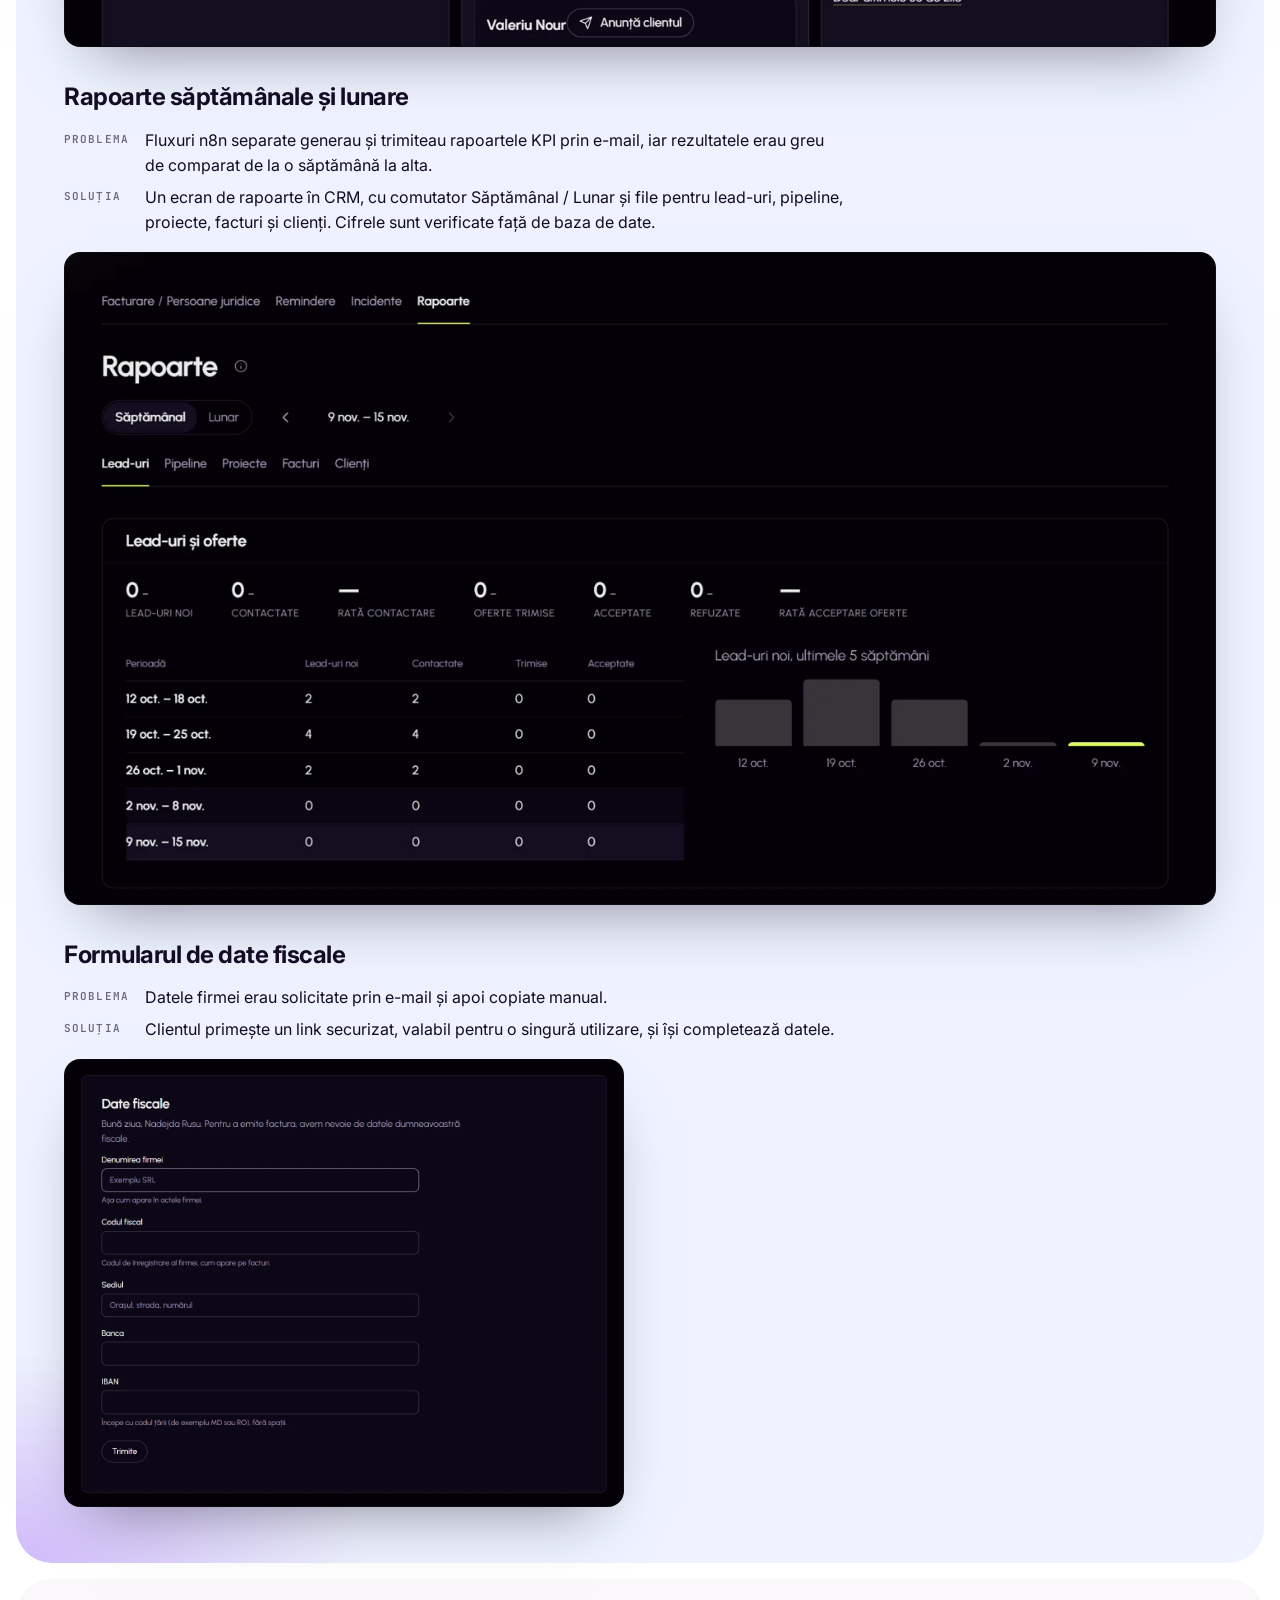
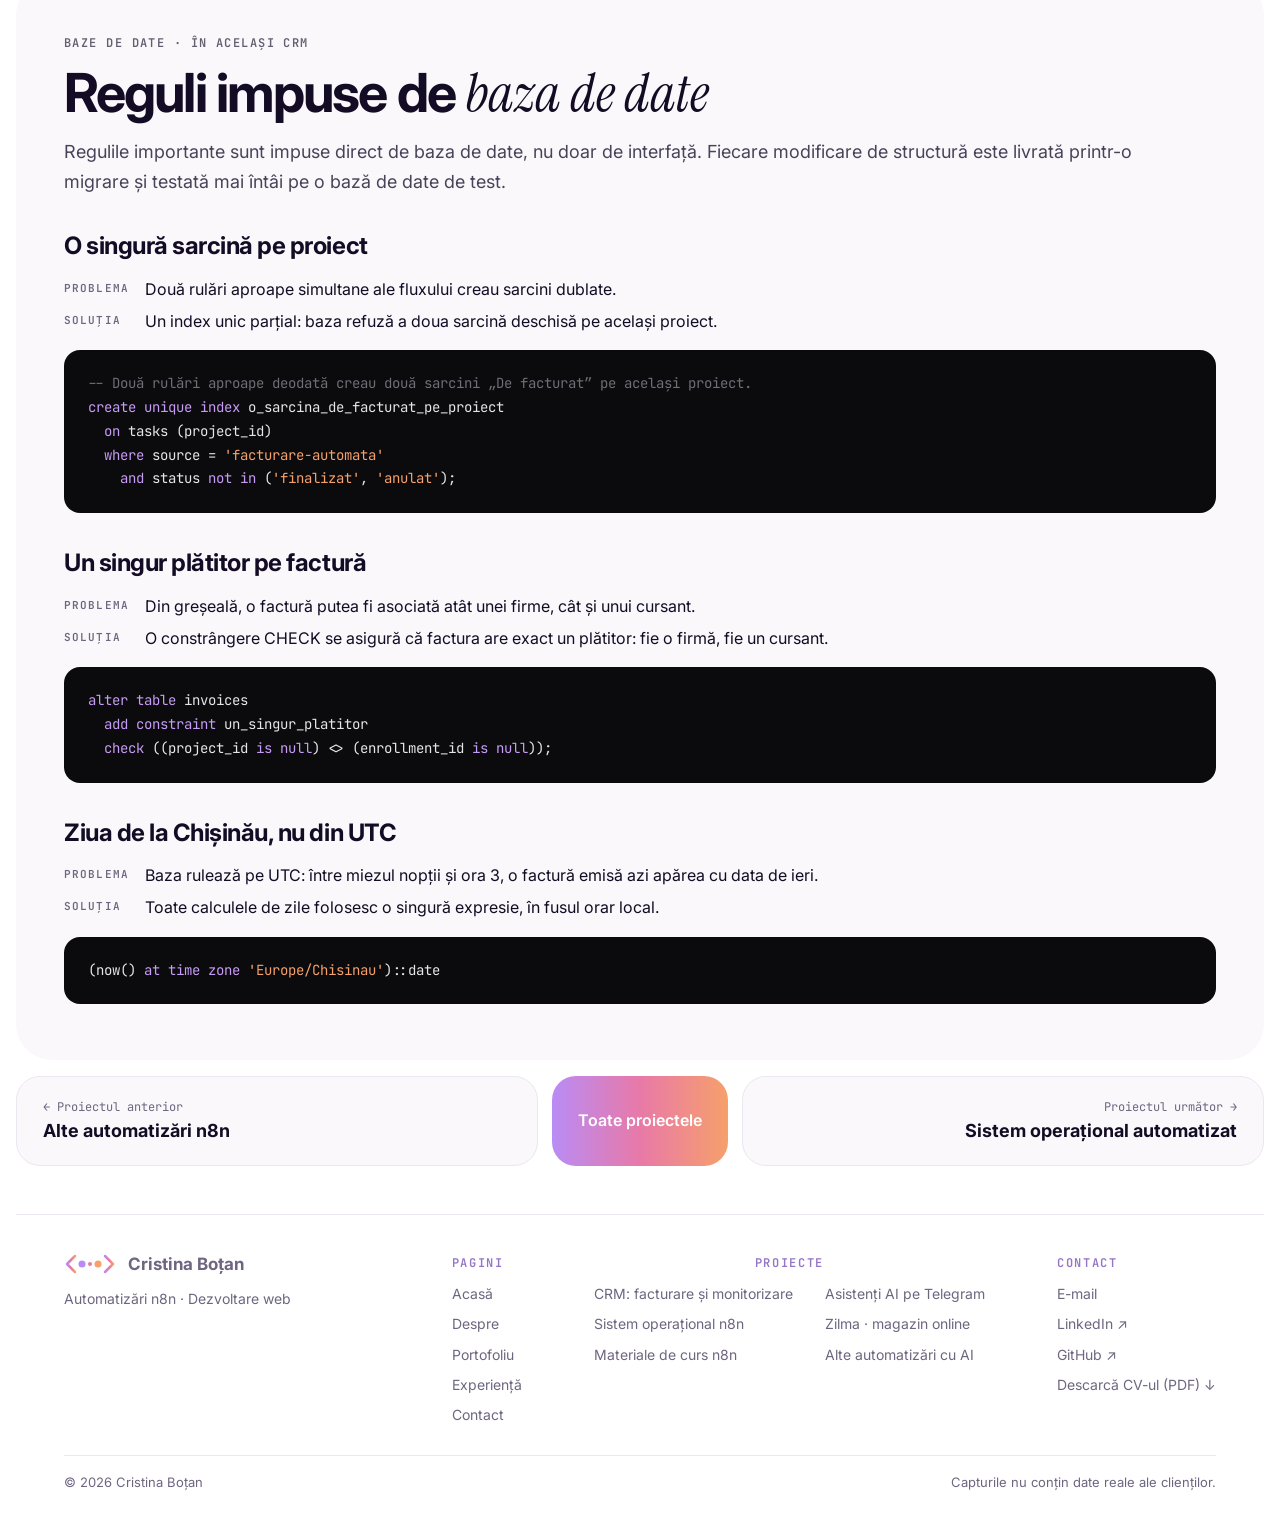
<file: proiect-crm.html>
<!doctype html>
<html lang="ro">
<head>
<meta charset="utf-8">
<meta name="viewport" content="width=device-width, initial-scale=1">
<title>CRM: facturare și monitorizare web · Cristina Boțan</title>
<meta name="description" content="Modulul de facturare și monitorizare al unui CRM: editor de facturi cu PDF, remindere, incidente și reguli în baza de date.">
<link rel="icon" href="data:image/svg+xml,%3Csvg xmlns='http://www.w3.org/2000/svg' viewBox='0 0 64 64'%3E%3Cdefs%3E%3ClinearGradient id='g' x1='0' x2='1'%3E%3Cstop offset='0' stop-color='%23B98CF5'/%3E%3Cstop offset='1' stop-color='%23F6A06B'/%3E%3C/linearGradient%3E%3C/defs%3E%3Crect width='64' height='64' rx='16' fill='%2306021E'/%3E%3Ctext x='32' y='43' font-family='Georgia' font-style='italic' font-size='32' text-anchor='middle' fill='url(%23g)'%3EC%3C/text%3E%3C/svg%3E">
<link rel="preconnect" href="https://fonts.googleapis.com"><link rel="preconnect" href="https://fonts.gstatic.com" crossorigin>
<link rel="stylesheet" href="https://fonts.googleapis.com/css2?family=Inter:ital,wght@0,400;0,500;0,600;0,700;0,800;0,900;1,600&family=Instrument+Serif:ital@1&family=JetBrains+Mono:wght@400;600&display=swap">
<link rel="stylesheet" href="css/stil.css?v=38">
</head>
<body>
<div class="wrap">

  <nav class="top" aria-label="Meniu">
    <a class="logo" href="index.html" aria-label="Cristina Boțan, acasă"><svg viewBox="0 0 104 52" aria-hidden="true"><defs><linearGradient id="lg" x1="0" x2="1"><stop offset="0" stop-color="#B98CF5"/><stop offset=".5" stop-color="#E879A8"/><stop offset="1" stop-color="#F6A06B"/></linearGradient></defs><g fill="none" stroke="url(#lg)" stroke-width="5" stroke-linecap="round" stroke-linejoin="round"><path d="M22 10 L6 26 L22 42"/><path d="M82 10 L98 26 L82 42"/><path d="M38 26 H66"/></g><circle cx="36" cy="26" r="7" fill="#B98CF5"/><circle cx="68" cy="26" r="7" fill="#F6A06B"/><circle cx="52" cy="26" r="4" fill="#E879A8"/></svg></a>
    <ul class="menu dark">
      <li><a href="index.html">Acasă</a></li>
      <li><a href="index.html#portofoliu">Portofoliu</a></li>
      <li><a href="index.html#experienta">Experiență</a></li>
      <li><a href="index.html#contact">Contact</a></li>
    </ul>
    <a class="btn btn-grad" href="fisiere/Cristina_Botan_CV.pdf" download>Descarcă CV-ul (PDF) ↓</a>
  </nav>

  <p class="inapoi"><a href="index.html#portofoliu">← Înapoi la portofoliu</a></p>

  <section class="proj c-crm" id="crm" aria-labelledby="crm-t">
    <header>
      <span class="meta">01 · Aplicație web · iunie – noiembrie 2026</span>
      <h1 id="crm-t">CRM: <span class="it">facturare și monitorizare web</span></h1>
    </header>
    <div class="intro">
      <div class="intro-txt">
        <p>CRM intern pentru o firmă care dezvoltă site-uri web și organizează cursuri. Am dezvoltat funcționalități pentru facturare, plăți, rapoarte și monitorizarea site-urilor clienților: mai întâi ca fluxuri n8n, apoi direct în aplicație.</p>
        <div class="tags"><span>Next.js</span><span>TypeScript</span><span>React</span><span>PostgreSQL</span><span>Supabase</span><span>Drizzle</span><span>Vitest</span></div>
      </div>
      <div class="rol"><b>Contribuția mea</b><ul>
      <li>Am dezvoltat modulul de la baza de date până la interfața de utilizator.</li>
      <li>Am revizuit 28 de pull request-uri înainte de integrare și am scris aproximativ 36.000 de rânduri de cod și teste.</li>
      <li>Am remediat problemele identificate în cele două audituri și am testat fluxul cap-coadă, de la emiterea facturii până la plată.</li>
    </ul></div>
    </div>
    <div class="fapte">
      <div class="fapt"><b class="gt">28</b><p>de pull request-uri revizuite</p></div>
      <div class="fapt"><b class="gt">225</b><p>teste automate</p></div>
      <div class="fapt"><b class="gt">20</b><p>migrări de bază de date</p></div>
    </div>
    <article class="bloc"><h3>Facturarea, dintr-o privire</h3>
      <dl class="pr"><dt>Problema</dt><dd>Facturile firmelor și ale cursanților se amestecau, iar starea lor nu se vedea fără să deschizi fiecare factură.</dd><dt>Soluția</dt><dd>Un ecran de pornire separă facturile persoanelor juridice de cele ale persoanelor fizice și afișează numărul total de facturi, precum și numărul celor neachitate și întârziate.</dd></dl>
      <figure class="ecran"><img src="img/facturare-start.webp" alt="Ecranul principal de facturare, cu facturile pentru firme și pentru cursanți" loading="lazy"></figure></article>
    <article class="bloc"><h3>Editorul de factură, cu PDF</h3>
      <dl class="pr"><dt>Problema</dt><dd>Facturile se făceau într-un program separat.</dd><dt>Soluția</dt><dd>Un editor în CRM: completezi în stânga și vezi factura în dreapta. PDF-ul este trimis ca atașament la e-mail.</dd></dl>
      <figure class="ecran"><img src="img/editor-proiect.webp?v=2" alt="Editorul unei facturi pentru firmă: câmpurile în stânga, factura în dreapta" loading="lazy"></figure></article>
    <article class="bloc"><h3>Lista facturilor</h3>
      <dl class="pr"><dt>Problema</dt><dd>Filtrele erau numeroase, iar starea facturii nu era consecventă între ecrane.</dd><dt>Soluția</dt><dd>File separate pentru facturile achitate, de încasat și întârziate; statutul „Întârziată” este stabilit după aceeași regulă în toate ecranele.</dd></dl>
      <div class="doua"><figure class="ecran"><img src="img/facturi-firme.webp" alt="Lista facturilor firmelor" loading="lazy"></figure><figure class="ecran"><img src="img/fisa-factura.webp" alt="Fișa unei facturi întârziate" loading="lazy"></figure></div></article>
    <article class="bloc"><h3>Facturi pentru cursanți</h3>
      <dl class="pr"><dt>Problema</dt><dd>Facturile puteau fi emise doar firmelor.</dd><dt>Soluția</dt><dd>Facturi pentru persoane fizice și rambursarea contravalorii în cazul retragerii unui cursant.</dd></dl>
      <div class="doua"><figure class="ecran"><img src="img/facturi-cursanti.webp" alt="Lista facturilor cursanților" loading="lazy"></figure><figure class="ecran"><img src="img/rambursare.webp" alt="O factură rambursată" loading="lazy"></figure></div></article>
    <article class="bloc"><h3>Incidentele site-urilor</h3>
      <dl class="pr"><dt>Problema</dt><dd>O listă greu de citit, iar clientul primea e-mailuri automate la fiecare cădere.</dd><dt>Soluția</dt><dd>Un panou Căzut → Revenit → Închis, cu durata exactă. Notificarea către client este trimisă manual.</dd></dl>
      <figure class="ecran"><img src="img/incidente.webp" alt="Panoul incidentelor" loading="lazy"></figure></article>
    <article class="bloc"><h3>Rapoarte săptămânale și lunare</h3>
      <dl class="pr"><dt>Problema</dt><dd>Fluxuri n8n separate generau și trimiteau rapoartele KPI prin e-mail, iar rezultatele erau greu de comparat de la o săptămână la alta.</dd><dt>Soluția</dt><dd>Un ecran de rapoarte în CRM, cu comutator Săptămânal / Lunar și file pentru lead-uri, pipeline, proiecte, facturi și clienți. Cifrele sunt verificate față de baza de date.</dd></dl>
      <figure class="ecran"><img src="img/rapoarte.webp" alt="Ecranul de rapoarte săptămânale și lunare din CRM" loading="lazy"></figure></article>
    <article class="bloc"><h3>Formularul de date fiscale</h3>
      <dl class="pr"><dt>Problema</dt><dd>Datele firmei erau solicitate prin e-mail și apoi copiate manual.</dd><dt>Soluția</dt><dd>Clientul primește un link securizat, valabil pentru o singură utilizare, și își completează datele.</dd></dl>
      <figure class="ecran ingust"><img src="img/date-fiscale.webp" alt="Formularul public de date fiscale" loading="lazy"></figure></article>
  </section>

<section class="proj" id="baze-de-date" style="background:var(--paper)" aria-labelledby="bd-t">
    <header>
      <span class="meta">Baze de date · în același CRM</span>
      <h2 id="bd-t">Reguli impuse de <span class="it">baza de date</span></h2>
      <p>Regulile importante sunt impuse direct de baza de date, nu doar de interfață. Fiecare modificare de structură este livrată printr-o migrare și testată mai întâi pe o bază de date de test.</p>
    </header>
    <article class="bloc"><h3>O singură sarcină pe proiect</h3>
      <dl class="pr"><dt>Problema</dt><dd>Două rulări aproape simultane ale fluxului creau sarcini dublate.</dd><dt>Soluția</dt><dd>Un index unic parțial: baza refuză a doua sarcină deschisă pe același proiect.</dd></dl>
      <div class="cod"><pre><span class="c">-- Două rulări aproape deodată creau două sarcini „De facturat” pe același proiect.</span>
<span class="k">create unique index</span> o_sarcina_de_facturat_pe_proiect
  <span class="k">on</span> tasks (project_id)
  <span class="k">where</span> source = <span class="s">'facturare-automata'</span>
    <span class="k">and</span> status <span class="k">not in</span> (<span class="s">'finalizat'</span>, <span class="s">'anulat'</span>);</pre></div></article>
    <article class="bloc"><h3>Un singur plătitor pe factură</h3>
      <dl class="pr"><dt>Problema</dt><dd>Din greșeală, o factură putea fi asociată atât unei firme, cât și unui cursant.</dd><dt>Soluția</dt><dd>O constrângere CHECK se asigură că factura are exact un plătitor: fie o firmă, fie un cursant.</dd></dl>
      <div class="cod"><pre><span class="k">alter table</span> invoices
  <span class="k">add constraint</span> un_singur_platitor
  <span class="k">check</span> ((project_id <span class="k">is null</span>) &lt;&gt; (enrollment_id <span class="k">is null</span>));</pre></div></article>
    <article class="bloc"><h3>Ziua de la Chișinău, nu din UTC</h3>
      <dl class="pr"><dt>Problema</dt><dd>Baza rulează pe UTC: între miezul nopții și ora 3, o factură emisă azi apărea cu data de ieri.</dd><dt>Soluția</dt><dd>Toate calculele de zile folosesc o singură expresie, în fusul orar local.</dd></dl>
      <div class="cod"><pre>(now() <span class="k">at time zone</span> <span class="s">'Europe/Chisinau'</span>)::date</pre></div></article>
  </section>

  <nav class="pnav" aria-label="Alte proiecte"><a href="proiect-alte-automatizari.html"><span>← Proiectul anterior</span><b>Alte automatizări n8n</b></a><a href="index.html#portofoliu" class="toate">Toate proiectele</a><a href="proiect-sistem-n8n.html" class="dr"><span>Proiectul următor →</span><b>Sistem operațional automatizat</b></a></nav>

  <footer class="foot">
    <div class="foot-id">
      <a class="foot-logo" href="index.html" aria-label="Cristina Boțan, acasă"><svg viewBox="0 0 104 52" aria-hidden="true"><defs><linearGradient id="lgf" x1="0" x2="1"><stop offset="0" stop-color="#B98CF5"/><stop offset=".5" stop-color="#E879A8"/><stop offset="1" stop-color="#F6A06B"/></linearGradient></defs><g fill="none" stroke="url(#lgf)" stroke-width="5" stroke-linecap="round" stroke-linejoin="round"><path d="M22 10 L6 26 L22 42"/><path d="M82 10 L98 26 L82 42"/><path d="M38 26 H66"/></g><circle cx="36" cy="26" r="7" fill="#B98CF5"/><circle cx="68" cy="26" r="7" fill="#F6A06B"/><circle cx="52" cy="26" r="4" fill="#E879A8"/></svg><b>Cristina Boțan</b></a>
      <p>Automatizări n8n · Dezvoltare web</p>
    </div>
    <nav class="foot-col" aria-label="Subsol">
      <div><h3>Pagini</h3><ul><li><a href="index.html">Acasă</a></li><li><a href="index.html#despre">Despre</a></li><li><a href="index.html#portofoliu">Portofoliu</a></li><li><a href="index.html#experienta">Experiență</a></li><li><a href="index.html#contact">Contact</a></li></ul></div>
      <div><h3>Proiecte</h3><ul><li><a href="proiect-crm.html">CRM: facturare și monitorizare</a></li><li><a href="proiect-sistem-n8n.html">Sistem operațional n8n</a></li><li><a href="proiect-curs-n8n.html">Materiale de curs n8n</a></li><li><a href="proiect-agent-telegram.html">Asistenți AI pe Telegram</a></li><li><a href="proiect-zilma.html">Zilma · magazin online</a></li><li><a href="proiect-alte-automatizari.html">Alte automatizări cu AI</a></li></ul></div>
      <div><h3>Contact</h3><ul><li><a href="mailto:botancristina1321@gmail.com">E-mail</a></li><li><a href="https://www.linkedin.com/in/cristina-b-6a0a77439" target="_blank" rel="noopener">LinkedIn ↗</a></li><li><a href="https://github.com/bcristina-collab" target="_blank" rel="noopener">GitHub ↗</a></li><li><a href="fisiere/Cristina_Botan_CV.pdf" download>Descarcă CV-ul (PDF) ↓</a></li></ul></div>
    </nav>
    <div class="foot-bar"><span>© 2026 Cristina Boțan</span><span>Capturile nu conțin date reale ale clienților.</span></div>
  </footer>
</div>
</body>
</html>
</file>
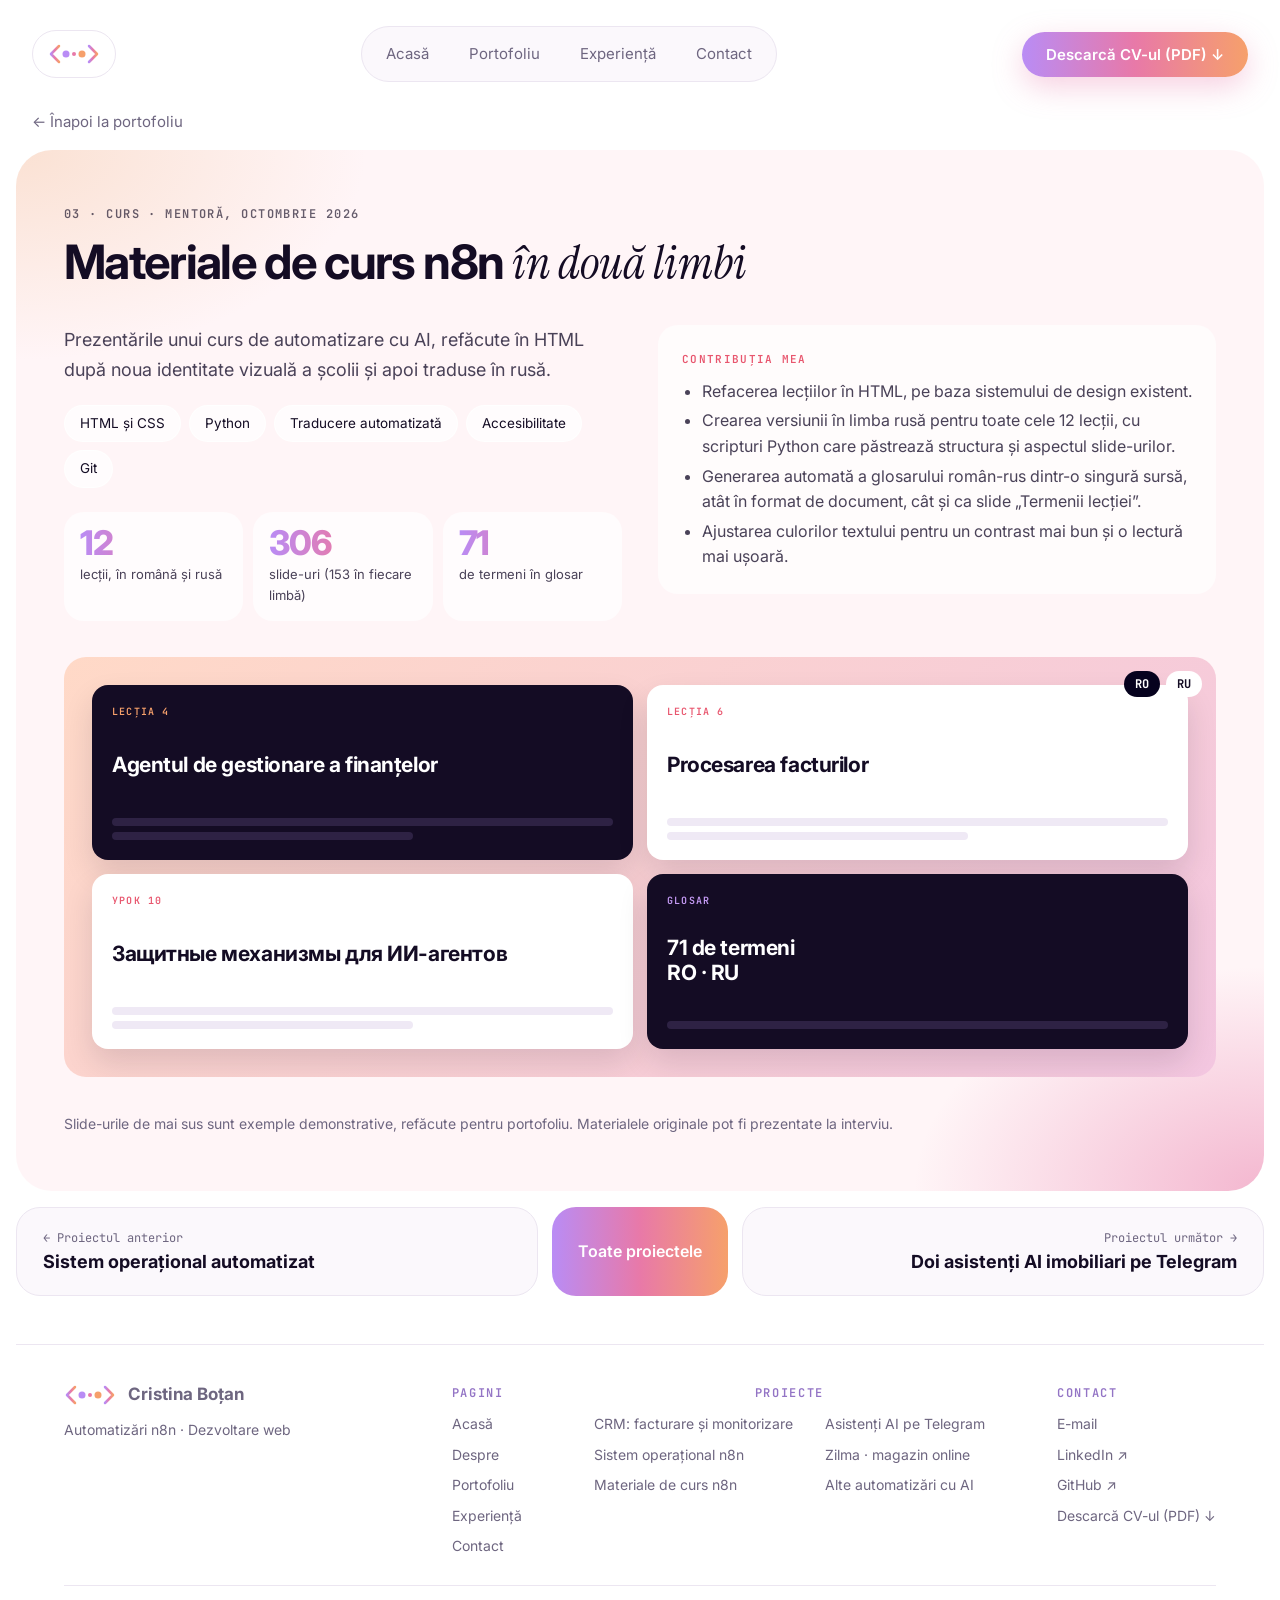
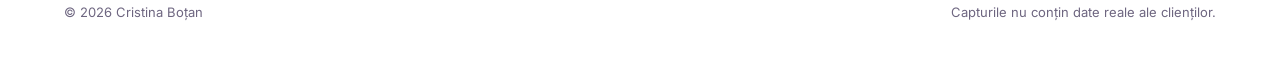
<file: proiect-curs-n8n.html>
<!doctype html>
<html lang="ro">
<head>
<meta charset="utf-8">
<meta name="viewport" content="width=device-width, initial-scale=1">
<title>Materiale de curs n8n în două limbi · Cristina Boțan</title>
<meta name="description" content="Lecții ale cursului n8n &amp; automatizări AI, construite în HTML și traduse în rusă cu scripturi Python.">
<link rel="icon" href="data:image/svg+xml,%3Csvg xmlns='http://www.w3.org/2000/svg' viewBox='0 0 64 64'%3E%3Cdefs%3E%3ClinearGradient id='g' x1='0' x2='1'%3E%3Cstop offset='0' stop-color='%23B98CF5'/%3E%3Cstop offset='1' stop-color='%23F6A06B'/%3E%3C/linearGradient%3E%3C/defs%3E%3Crect width='64' height='64' rx='16' fill='%2306021E'/%3E%3Ctext x='32' y='43' font-family='Georgia' font-style='italic' font-size='32' text-anchor='middle' fill='url(%23g)'%3EC%3C/text%3E%3C/svg%3E">
<link rel="preconnect" href="https://fonts.googleapis.com"><link rel="preconnect" href="https://fonts.gstatic.com" crossorigin>
<link rel="stylesheet" href="https://fonts.googleapis.com/css2?family=Inter:ital,wght@0,400;0,500;0,600;0,700;0,800;0,900;1,600&family=Instrument+Serif:ital@1&family=JetBrains+Mono:wght@400;600&display=swap">
<link rel="stylesheet" href="css/stil.css?v=38">
</head>
<body>
<div class="wrap">

  <nav class="top" aria-label="Meniu">
    <a class="logo" href="index.html" aria-label="Cristina Boțan, acasă"><svg viewBox="0 0 104 52" aria-hidden="true"><defs><linearGradient id="lg" x1="0" x2="1"><stop offset="0" stop-color="#B98CF5"/><stop offset=".5" stop-color="#E879A8"/><stop offset="1" stop-color="#F6A06B"/></linearGradient></defs><g fill="none" stroke="url(#lg)" stroke-width="5" stroke-linecap="round" stroke-linejoin="round"><path d="M22 10 L6 26 L22 42"/><path d="M82 10 L98 26 L82 42"/><path d="M38 26 H66"/></g><circle cx="36" cy="26" r="7" fill="#B98CF5"/><circle cx="68" cy="26" r="7" fill="#F6A06B"/><circle cx="52" cy="26" r="4" fill="#E879A8"/></svg></a>
    <ul class="menu dark">
      <li><a href="index.html">Acasă</a></li>
      <li><a href="index.html#portofoliu">Portofoliu</a></li>
      <li><a href="index.html#experienta">Experiență</a></li>
      <li><a href="index.html#contact">Contact</a></li>
    </ul>
    <a class="btn btn-grad" href="fisiere/Cristina_Botan_CV.pdf" download>Descarcă CV-ul (PDF) ↓</a>
  </nav>

  <p class="inapoi"><a href="index.html#portofoliu">← Înapoi la portofoliu</a></p>

  <section class="proj c-curs" id="curs" aria-labelledby="curs-t">
    <header>
      <span class="meta">03 · Curs · mentoră, octombrie 2026</span>
      <h1 id="curs-t">Materiale de curs n8n <span class="it">în două limbi</span></h1>
    </header>
    <div class="intro">
      <div class="intro-txt">
        <p>Prezentările unui curs de automatizare cu AI, refăcute în HTML după noua identitate vizuală a școlii și apoi traduse în rusă.</p>
        <div class="tags"><span>HTML și CSS</span><span>Python</span><span>Traducere automatizată</span><span>Accesibilitate</span><span>Git</span></div>
        <div class="fapte fapte-mici">
      <div class="fapt"><b class="gt">12</b><p>lecții, în română și rusă</p></div>
      <div class="fapt"><b class="gt">306</b><p>slide-uri (153 în fiecare limbă)</p></div>
      <div class="fapt"><b class="gt">71</b><p>de termeni în glosar</p></div>
    </div>
      </div>
      <div class="rol"><b>Contribuția mea</b><ul>
      <li>Refacerea lecțiilor în HTML, pe baza sistemului de design existent.</li>
      <li>Crearea versiunii în limba rusă pentru toate cele 12 lecții, cu scripturi Python care păstrează structura și aspectul slide-urilor.</li>
      <li>Generarea automată a glosarului român-rus dintr-o singură sursă, atât în format de document, cât și ca slide „Termenii lecției”.</li>
      <li>Ajustarea culorilor textului pentru un contrast mai bun și o lectură mai ușoară.</li>
    </ul></div>
    </div>
    <div class="vis-static vis-curs" aria-hidden="true">
      <div class="lang"><span class="on">RO</span><span>RU</span></div>
      <div class="slides">
        <div class="sl dk"><span class="tg" style="color:#F6A06B">Lecția 4</span><b>Agentul de gestionare a finanțelor</b><div><div class="bar"></div><div class="bar s"></div></div></div>
        <div class="sl"><span class="tg">Lecția 6</span><b>Procesarea facturilor</b><div><div class="bar"></div><div class="bar s"></div></div></div>
        <div class="sl"><span class="tg">Урок 10</span><b>Защитные механизмы для ИИ-агентов</b><div><div class="bar"></div><div class="bar s"></div></div></div>
        <div class="sl dk"><span class="tg" style="color:#C69CF6">Glosar</span><b>71 de termeni<br>RO · RU</b><div><div class="bar"></div></div></div>
      </div>
    </div>
    <p style="margin:0;font-size:14px;color:var(--muted)">Slide-urile de mai sus sunt exemple demonstrative, refăcute pentru portofoliu. Materialele originale pot fi prezentate la interviu.</p>
  </section>

  <nav class="pnav" aria-label="Alte proiecte"><a href="proiect-sistem-n8n.html"><span>← Proiectul anterior</span><b>Sistem operațional automatizat</b></a><a href="index.html#portofoliu" class="toate">Toate proiectele</a><a href="proiect-agent-telegram.html" class="dr"><span>Proiectul următor →</span><b>Doi asistenți AI imobiliari pe Telegram</b></a></nav>

  <footer class="foot">
    <div class="foot-id">
      <a class="foot-logo" href="index.html" aria-label="Cristina Boțan, acasă"><svg viewBox="0 0 104 52" aria-hidden="true"><defs><linearGradient id="lgf" x1="0" x2="1"><stop offset="0" stop-color="#B98CF5"/><stop offset=".5" stop-color="#E879A8"/><stop offset="1" stop-color="#F6A06B"/></linearGradient></defs><g fill="none" stroke="url(#lgf)" stroke-width="5" stroke-linecap="round" stroke-linejoin="round"><path d="M22 10 L6 26 L22 42"/><path d="M82 10 L98 26 L82 42"/><path d="M38 26 H66"/></g><circle cx="36" cy="26" r="7" fill="#B98CF5"/><circle cx="68" cy="26" r="7" fill="#F6A06B"/><circle cx="52" cy="26" r="4" fill="#E879A8"/></svg><b>Cristina Boțan</b></a>
      <p>Automatizări n8n · Dezvoltare web</p>
    </div>
    <nav class="foot-col" aria-label="Subsol">
      <div><h3>Pagini</h3><ul><li><a href="index.html">Acasă</a></li><li><a href="index.html#despre">Despre</a></li><li><a href="index.html#portofoliu">Portofoliu</a></li><li><a href="index.html#experienta">Experiență</a></li><li><a href="index.html#contact">Contact</a></li></ul></div>
      <div><h3>Proiecte</h3><ul><li><a href="proiect-crm.html">CRM: facturare și monitorizare</a></li><li><a href="proiect-sistem-n8n.html">Sistem operațional n8n</a></li><li><a href="proiect-curs-n8n.html">Materiale de curs n8n</a></li><li><a href="proiect-agent-telegram.html">Asistenți AI pe Telegram</a></li><li><a href="proiect-zilma.html">Zilma · magazin online</a></li><li><a href="proiect-alte-automatizari.html">Alte automatizări cu AI</a></li></ul></div>
      <div><h3>Contact</h3><ul><li><a href="mailto:botancristina1321@gmail.com">E-mail</a></li><li><a href="https://www.linkedin.com/in/cristina-b-6a0a77439" target="_blank" rel="noopener">LinkedIn ↗</a></li><li><a href="https://github.com/bcristina-collab" target="_blank" rel="noopener">GitHub ↗</a></li><li><a href="fisiere/Cristina_Botan_CV.pdf" download>Descarcă CV-ul (PDF) ↓</a></li></ul></div>
    </nav>
    <div class="foot-bar"><span>© 2026 Cristina Boțan</span><span>Capturile nu conțin date reale ale clienților.</span></div>
  </footer>
</div>
</body>
</html>
</file>
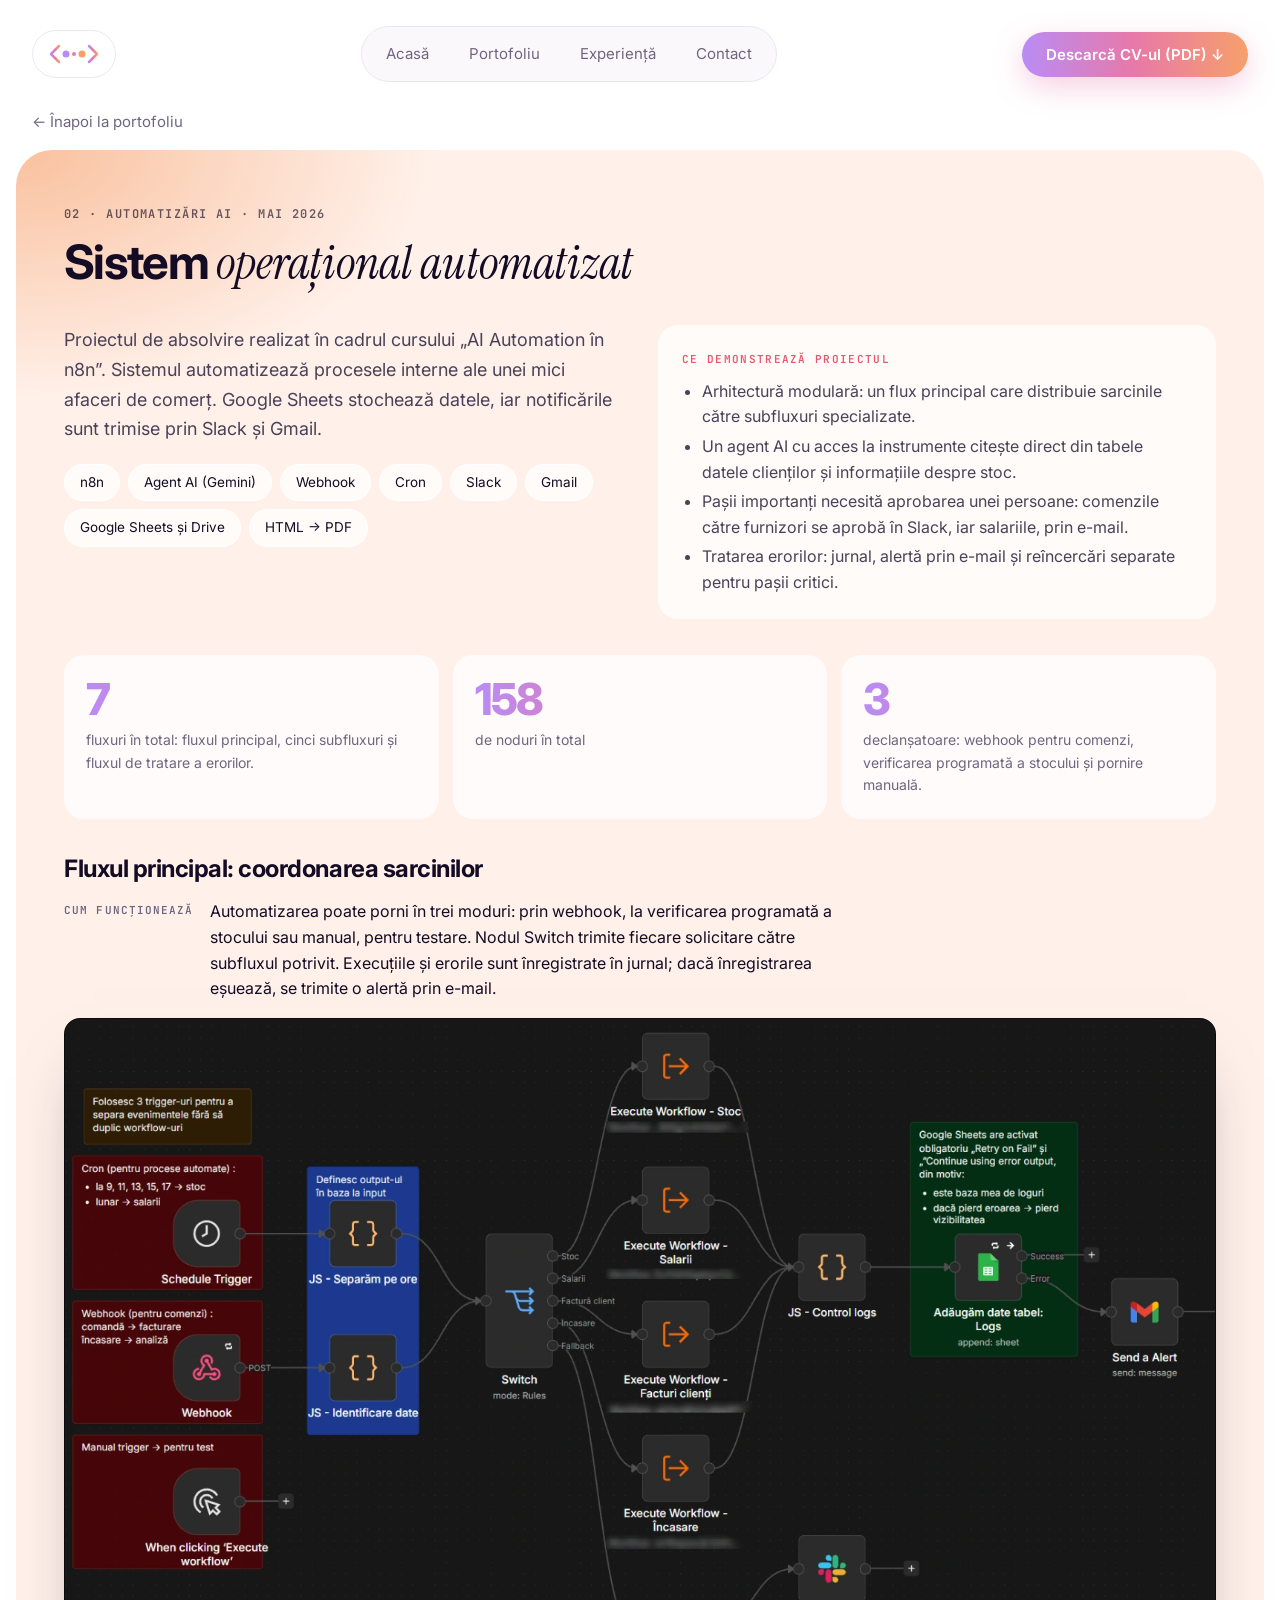
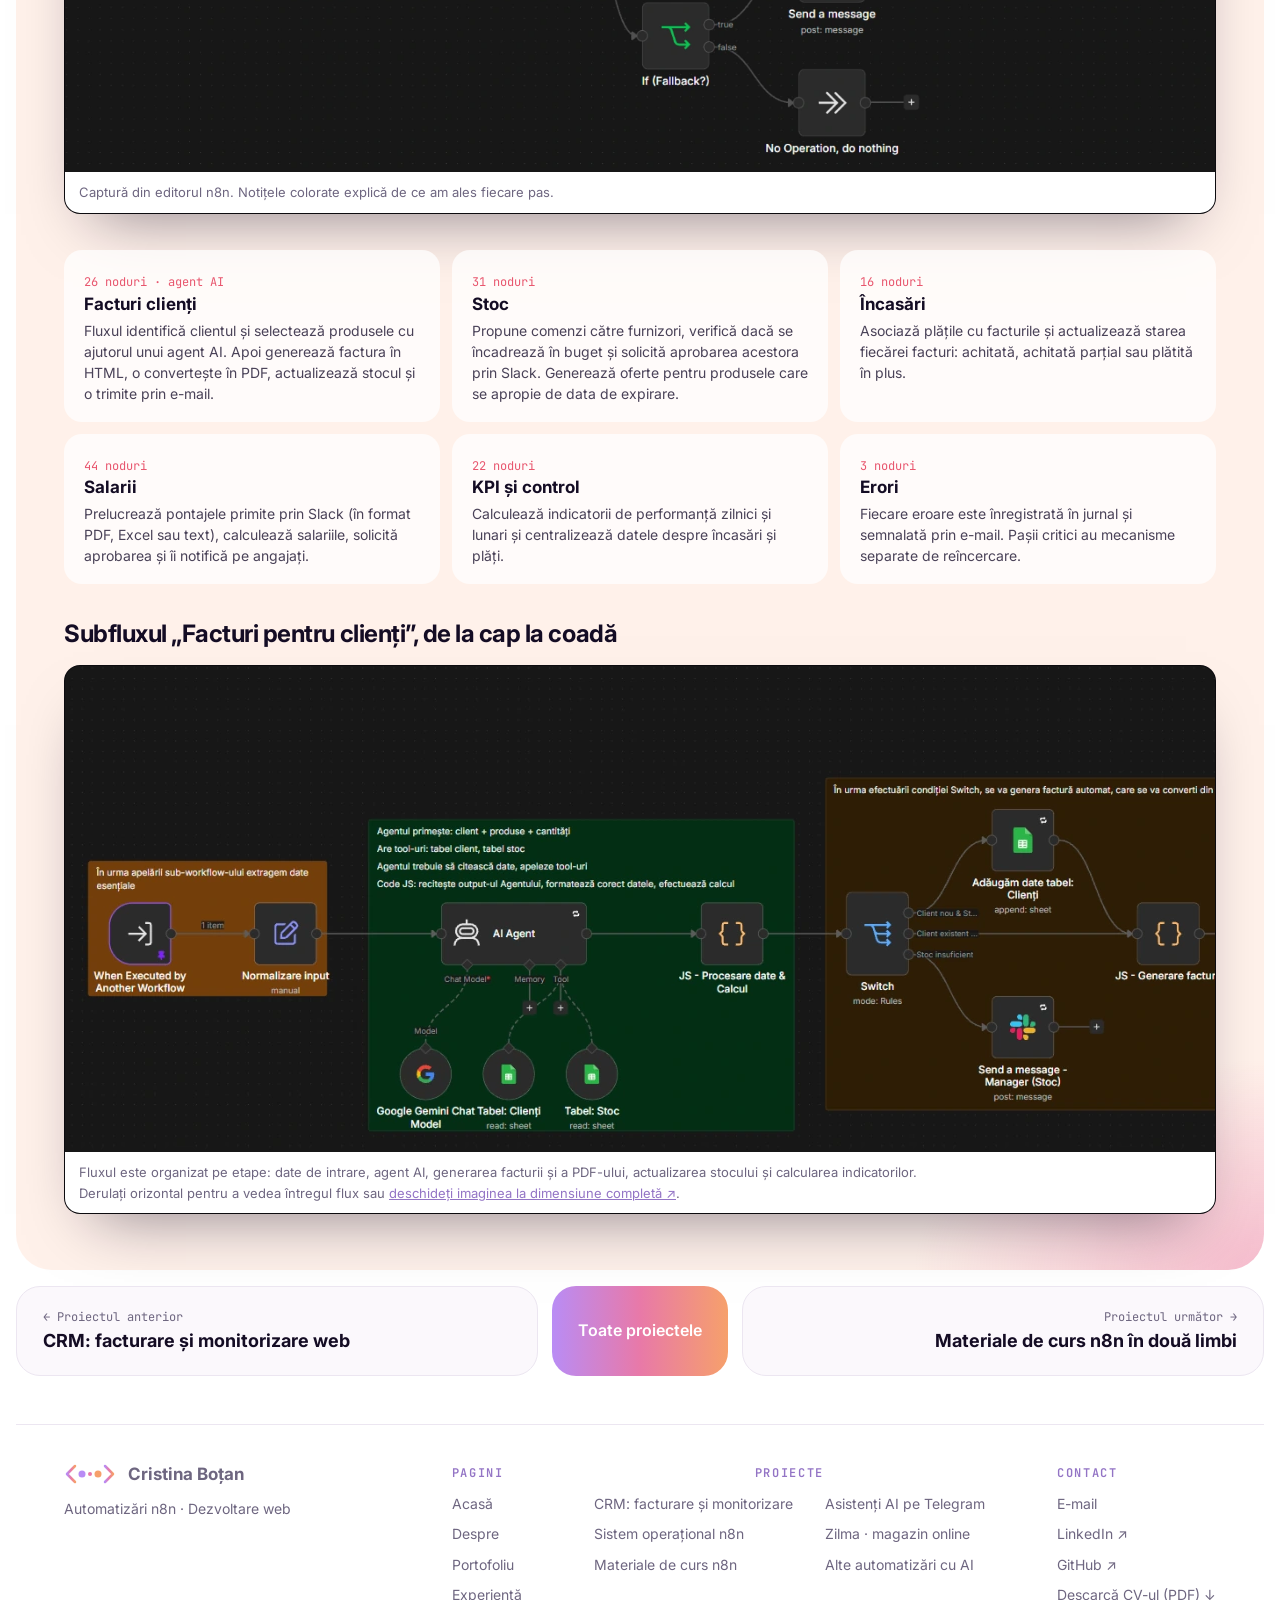
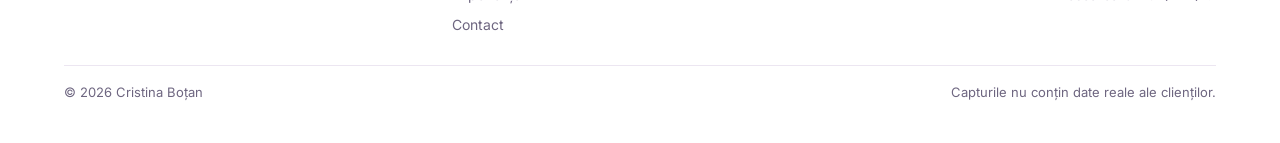
<file: proiect-sistem-n8n.html>
<!doctype html>
<html lang="ro">
<head>
<meta charset="utf-8">
<meta name="viewport" content="width=device-width, initial-scale=1">
<title>Sistem operațional automatizat · Cristina Boțan</title>
<meta name="description" content="Proiectul final de curs în n8n: 7 fluxuri și 158 de noduri pentru facturi, stoc, încasări, salarii și KPI.">
<link rel="icon" href="data:image/svg+xml,%3Csvg xmlns='http://www.w3.org/2000/svg' viewBox='0 0 64 64'%3E%3Cdefs%3E%3ClinearGradient id='g' x1='0' x2='1'%3E%3Cstop offset='0' stop-color='%23B98CF5'/%3E%3Cstop offset='1' stop-color='%23F6A06B'/%3E%3C/linearGradient%3E%3C/defs%3E%3Crect width='64' height='64' rx='16' fill='%2306021E'/%3E%3Ctext x='32' y='43' font-family='Georgia' font-style='italic' font-size='32' text-anchor='middle' fill='url(%23g)'%3EC%3C/text%3E%3C/svg%3E">
<link rel="preconnect" href="https://fonts.googleapis.com"><link rel="preconnect" href="https://fonts.gstatic.com" crossorigin>
<link rel="stylesheet" href="https://fonts.googleapis.com/css2?family=Inter:ital,wght@0,400;0,500;0,600;0,700;0,800;0,900;1,600&family=Instrument+Serif:ital@1&family=JetBrains+Mono:wght@400;600&display=swap">
<link rel="stylesheet" href="css/stil.css?v=38">
</head>
<body>
<div class="wrap">

  <nav class="top" aria-label="Meniu">
    <a class="logo" href="index.html" aria-label="Cristina Boțan, acasă"><svg viewBox="0 0 104 52" aria-hidden="true"><defs><linearGradient id="lg" x1="0" x2="1"><stop offset="0" stop-color="#B98CF5"/><stop offset=".5" stop-color="#E879A8"/><stop offset="1" stop-color="#F6A06B"/></linearGradient></defs><g fill="none" stroke="url(#lg)" stroke-width="5" stroke-linecap="round" stroke-linejoin="round"><path d="M22 10 L6 26 L22 42"/><path d="M82 10 L98 26 L82 42"/><path d="M38 26 H66"/></g><circle cx="36" cy="26" r="7" fill="#B98CF5"/><circle cx="68" cy="26" r="7" fill="#F6A06B"/><circle cx="52" cy="26" r="4" fill="#E879A8"/></svg></a>
    <ul class="menu dark">
      <li><a href="index.html">Acasă</a></li>
      <li><a href="index.html#portofoliu">Portofoliu</a></li>
      <li><a href="index.html#experienta">Experiență</a></li>
      <li><a href="index.html#contact">Contact</a></li>
    </ul>
    <a class="btn btn-grad" href="fisiere/Cristina_Botan_CV.pdf" download>Descarcă CV-ul (PDF) ↓</a>
  </nav>

  <p class="inapoi"><a href="index.html#portofoliu">← Înapoi la portofoliu</a></p>

  <section class="proj c-n8n" id="sistem-n8n" aria-labelledby="n8n-t">
    <header>
      <span class="meta">02 · Automatizări AI · mai 2026</span>
      <h1 id="n8n-t">Sistem <span class="it">operațional automatizat</span></h1>
    </header>
    <div class="intro">
      <div class="intro-txt">
        <p>Proiectul de absolvire realizat în cadrul cursului „AI Automation în n8n”. Sistemul automatizează procesele interne ale unei mici afaceri de comerț. Google Sheets stochează datele, iar notificările sunt trimise prin Slack și Gmail.</p>
        <div class="tags"><span>n8n</span><span>Agent AI (Gemini)</span><span>Webhook</span><span>Cron</span><span>Slack</span><span>Gmail</span><span>Google Sheets și Drive</span><span>HTML → PDF</span></div>
      </div>
      <div class="rol"><b>Ce demonstrează proiectul</b><ul>
      <li>Arhitectură modulară: un flux principal care distribuie sarcinile către subfluxuri specializate.</li>
      <li>Un agent AI cu acces la instrumente citește direct din tabele datele clienților și informațiile despre stoc.</li>
      <li>Pașii importanți necesită aprobarea unei persoane: comenzile către furnizori se aprobă în Slack, iar salariile, prin e-mail.</li>
      <li>Tratarea erorilor: jurnal, alertă prin e-mail și reîncercări separate pentru pașii critici.</li>
    </ul></div>
    </div>
    <div class="fapte">
      <div class="fapt"><b class="gt">7</b><p>fluxuri în total: fluxul principal, cinci subfluxuri și fluxul de tratare a erorilor.</p></div>
      <div class="fapt"><b class="gt">158</b><p>de noduri în total</p></div>
      <div class="fapt"><b class="gt">3</b><p>declanșatoare: webhook pentru comenzi, verificarea programată a stocului și pornire manuală.</p></div>
    </div>
    <article class="bloc"><h3>Fluxul principal: coordonarea sarcinilor</h3>
      <dl class="pr"><dt>Cum funcționează</dt><dd>Automatizarea poate porni în trei moduri: prin webhook, la verificarea programată a stocului sau manual, pentru testare. Nodul Switch trimite fiecare solicitare către subfluxul potrivit. Execuțiile și erorile sunt înregistrate în jurnal; dacă înregistrarea eșuează, se trimite o alertă prin e-mail.</dd></dl>
      <figure class="ecran"><img src="img/n8n-principal.webp?v=2" alt="Fluxul principal în editorul n8n, cu notițele mele colorate" loading="lazy"><figcaption>Captură din editorul n8n. Notițele colorate explică de ce am ales fiecare pas.</figcaption></figure></article>
    <div class="subs">
      <div><span>26 noduri · agent AI</span><b>Facturi clienți</b><p>Fluxul identifică clientul și selectează produsele cu ajutorul unui agent AI. Apoi generează factura în HTML, o convertește în PDF, actualizează stocul și o trimite prin e-mail.</p></div>
      <div><span>31 noduri</span><b>Stoc</b><p>Propune comenzi către furnizori, verifică dacă se încadrează în buget și solicită aprobarea acestora prin Slack. Generează oferte pentru produsele care se apropie de data de expirare.</p></div>
      <div><span>16 noduri</span><b>Încasări</b><p>Asociază plățile cu facturile și actualizează starea fiecărei facturi: achitată, achitată parțial sau plătită în plus.</p></div>
      <div><span>44 noduri</span><b>Salarii</b><p>Prelucrează pontajele primite prin Slack (în format PDF, Excel sau text), calculează salariile, solicită aprobarea și îi notifică pe angajați.</p></div>
      <div><span>22 noduri</span><b>KPI și control</b><p>Calculează indicatorii de performanță zilnici și lunari și centralizează datele despre încasări și plăți.</p></div>
      <div><span>3 noduri</span><b>Erori</b><p>Fiecare eroare este înregistrată în jurnal și semnalată prin e-mail. Pașii critici au mecanisme separate de reîncercare.</p></div>
    </div>
    <article class="bloc"><h3>Subfluxul „Facturi pentru clienți”, de la cap la coadă</h3>
      <figure class="ecran lat"><div class="scroll-x" tabindex="0" aria-label="Imagine lată: derulați orizontal"><img src="img/n8n-facturi.webp?v=2" alt="Subfluxul Facturi clienți în editorul n8n, de la datele de intrare până la KPI" loading="lazy" width="2927" height="486"></div><figcaption>Fluxul este organizat pe etape: date de intrare, agent AI, generarea facturii și a PDF-ului, actualizarea stocului și calcularea indicatorilor. <span class="lat-ajutor">Derulați orizontal pentru a vedea întregul flux sau <a href="img/n8n-facturi.webp?v=2" target="_blank" rel="noopener">deschideți imaginea la dimensiune completă ↗</a>.</span></figcaption></figure></article>
  </section>

  <nav class="pnav" aria-label="Alte proiecte"><a href="proiect-crm.html"><span>← Proiectul anterior</span><b>CRM: facturare și monitorizare web</b></a><a href="index.html#portofoliu" class="toate">Toate proiectele</a><a href="proiect-curs-n8n.html" class="dr"><span>Proiectul următor →</span><b>Materiale de curs n8n în două limbi</b></a></nav>

  <footer class="foot">
    <div class="foot-id">
      <a class="foot-logo" href="index.html" aria-label="Cristina Boțan, acasă"><svg viewBox="0 0 104 52" aria-hidden="true"><defs><linearGradient id="lgf" x1="0" x2="1"><stop offset="0" stop-color="#B98CF5"/><stop offset=".5" stop-color="#E879A8"/><stop offset="1" stop-color="#F6A06B"/></linearGradient></defs><g fill="none" stroke="url(#lgf)" stroke-width="5" stroke-linecap="round" stroke-linejoin="round"><path d="M22 10 L6 26 L22 42"/><path d="M82 10 L98 26 L82 42"/><path d="M38 26 H66"/></g><circle cx="36" cy="26" r="7" fill="#B98CF5"/><circle cx="68" cy="26" r="7" fill="#F6A06B"/><circle cx="52" cy="26" r="4" fill="#E879A8"/></svg><b>Cristina Boțan</b></a>
      <p>Automatizări n8n · Dezvoltare web</p>
    </div>
    <nav class="foot-col" aria-label="Subsol">
      <div><h3>Pagini</h3><ul><li><a href="index.html">Acasă</a></li><li><a href="index.html#despre">Despre</a></li><li><a href="index.html#portofoliu">Portofoliu</a></li><li><a href="index.html#experienta">Experiență</a></li><li><a href="index.html#contact">Contact</a></li></ul></div>
      <div><h3>Proiecte</h3><ul><li><a href="proiect-crm.html">CRM: facturare și monitorizare</a></li><li><a href="proiect-sistem-n8n.html">Sistem operațional n8n</a></li><li><a href="proiect-curs-n8n.html">Materiale de curs n8n</a></li><li><a href="proiect-agent-telegram.html">Asistenți AI pe Telegram</a></li><li><a href="proiect-zilma.html">Zilma · magazin online</a></li><li><a href="proiect-alte-automatizari.html">Alte automatizări cu AI</a></li></ul></div>
      <div><h3>Contact</h3><ul><li><a href="mailto:botancristina1321@gmail.com">E-mail</a></li><li><a href="https://www.linkedin.com/in/cristina-b-6a0a77439" target="_blank" rel="noopener">LinkedIn ↗</a></li><li><a href="https://github.com/bcristina-collab" target="_blank" rel="noopener">GitHub ↗</a></li><li><a href="fisiere/Cristina_Botan_CV.pdf" download>Descarcă CV-ul (PDF) ↓</a></li></ul></div>
    </nav>
    <div class="foot-bar"><span>© 2026 Cristina Boțan</span><span>Capturile nu conțin date reale ale clienților.</span></div>
  </footer>
</div>
</body>
</html>
</file>
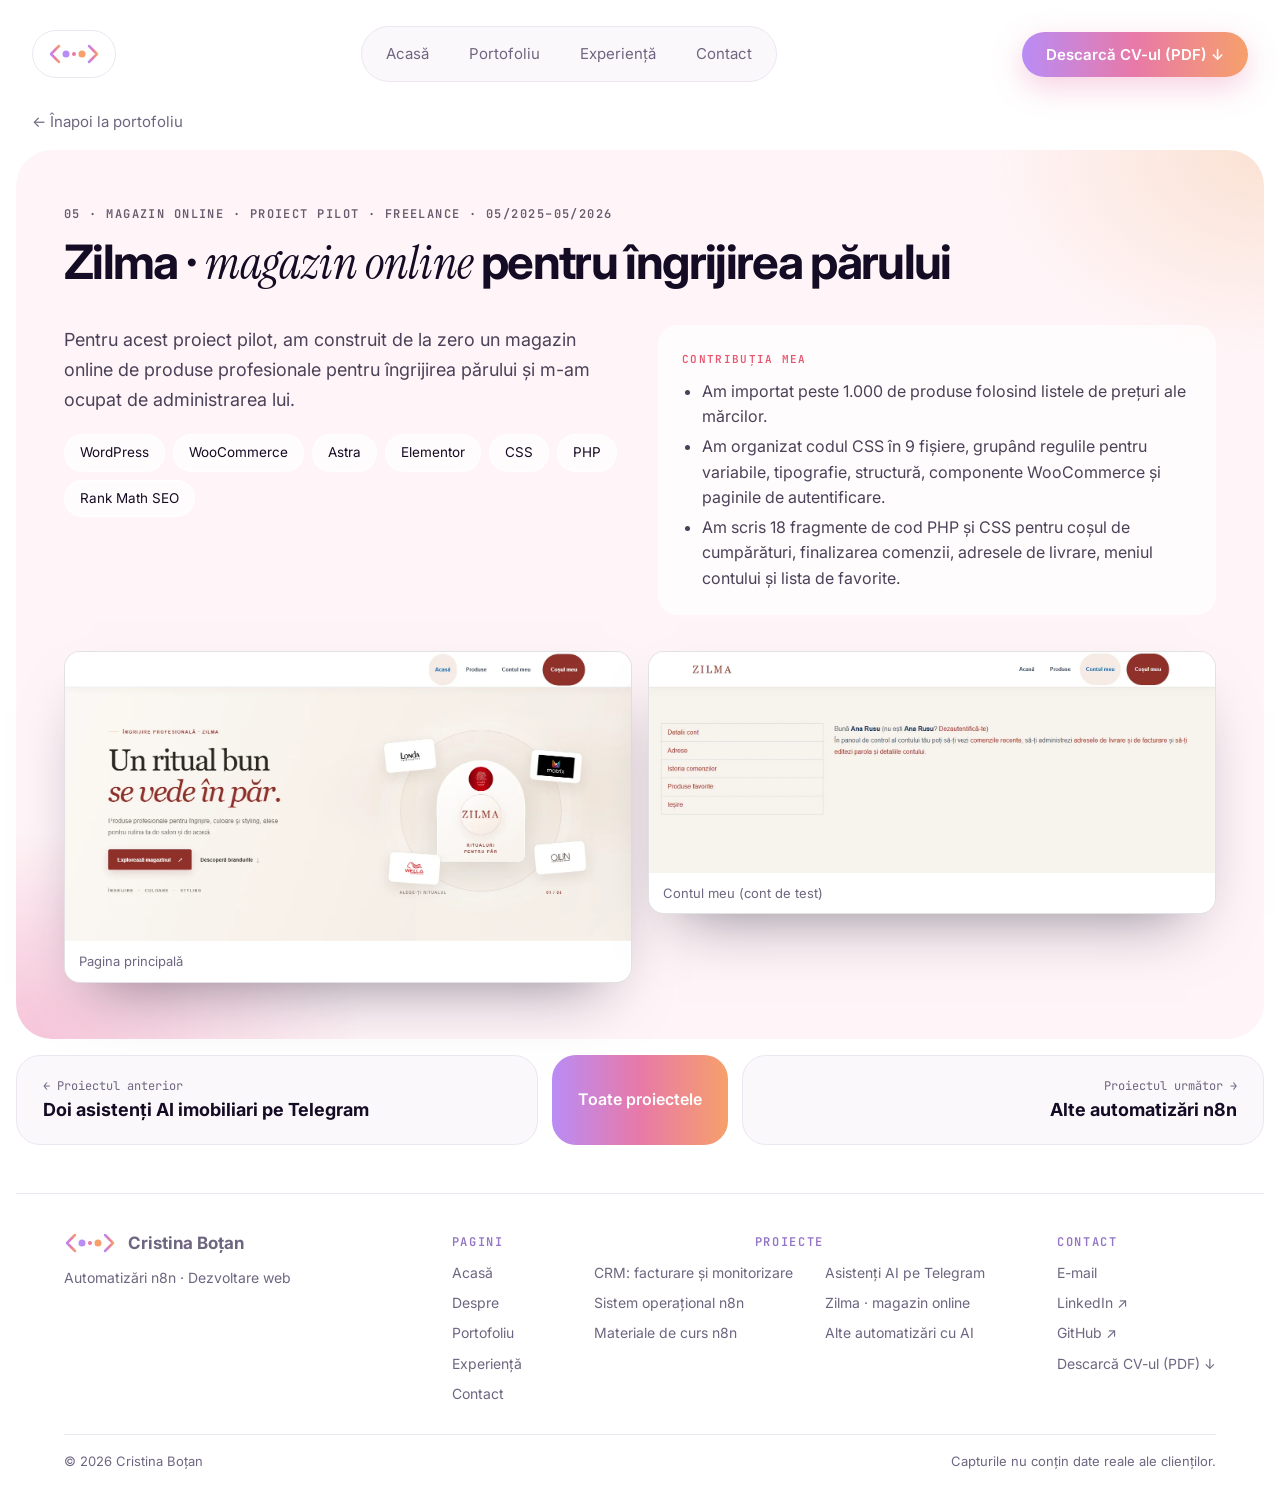
<file: proiect-zilma.html>
<!doctype html>
<html lang="ro">
<head>
<meta charset="utf-8">
<meta name="viewport" content="width=device-width, initial-scale=1">
<title>Zilma · magazin online pentru îngrijirea părului · Cristina Boțan</title>
<meta name="description" content="Un magazin WooCommerce de produse profesionale pentru păr, cu peste 1000 de produse și cod personalizat.">
<link rel="icon" href="data:image/svg+xml,%3Csvg xmlns='http://www.w3.org/2000/svg' viewBox='0 0 64 64'%3E%3Cdefs%3E%3ClinearGradient id='g' x1='0' x2='1'%3E%3Cstop offset='0' stop-color='%23B98CF5'/%3E%3Cstop offset='1' stop-color='%23F6A06B'/%3E%3C/linearGradient%3E%3C/defs%3E%3Crect width='64' height='64' rx='16' fill='%2306021E'/%3E%3Ctext x='32' y='43' font-family='Georgia' font-style='italic' font-size='32' text-anchor='middle' fill='url(%23g)'%3EC%3C/text%3E%3C/svg%3E">
<link rel="preconnect" href="https://fonts.googleapis.com"><link rel="preconnect" href="https://fonts.gstatic.com" crossorigin>
<link rel="stylesheet" href="https://fonts.googleapis.com/css2?family=Inter:ital,wght@0,400;0,500;0,600;0,700;0,800;0,900;1,600&family=Instrument+Serif:ital@1&family=JetBrains+Mono:wght@400;600&display=swap">
<link rel="stylesheet" href="css/stil.css?v=38">
</head>
<body>
<div class="wrap">

  <nav class="top" aria-label="Meniu">
    <a class="logo" href="index.html" aria-label="Cristina Boțan, acasă"><svg viewBox="0 0 104 52" aria-hidden="true"><defs><linearGradient id="lg" x1="0" x2="1"><stop offset="0" stop-color="#B98CF5"/><stop offset=".5" stop-color="#E879A8"/><stop offset="1" stop-color="#F6A06B"/></linearGradient></defs><g fill="none" stroke="url(#lg)" stroke-width="5" stroke-linecap="round" stroke-linejoin="round"><path d="M22 10 L6 26 L22 42"/><path d="M82 10 L98 26 L82 42"/><path d="M38 26 H66"/></g><circle cx="36" cy="26" r="7" fill="#B98CF5"/><circle cx="68" cy="26" r="7" fill="#F6A06B"/><circle cx="52" cy="26" r="4" fill="#E879A8"/></svg></a>
    <ul class="menu dark">
      <li><a href="index.html">Acasă</a></li>
      <li><a href="index.html#portofoliu">Portofoliu</a></li>
      <li><a href="index.html#experienta">Experiență</a></li>
      <li><a href="index.html#contact">Contact</a></li>
    </ul>
    <a class="btn btn-grad" href="fisiere/Cristina_Botan_CV.pdf" download>Descarcă CV-ul (PDF) ↓</a>
  </nav>

  <p class="inapoi"><a href="index.html#portofoliu">← Înapoi la portofoliu</a></p>

  <section class="proj c-zilma" id="zilma" aria-labelledby="zilma-t">
    <header>
      <span class="meta">05 · Magazin online · proiect pilot · freelance · 05/2025–05/2026</span>
      <h1 id="zilma-t">Zilma · <span class="it">magazin online</span> pentru îngrijirea părului</h1>
    </header>
    <div class="intro">
      <div class="intro-txt">
        <p>Pentru acest proiect pilot, am construit de la zero un magazin online de produse profesionale pentru îngrijirea părului și m-am ocupat de administrarea lui.</p>
        <div class="tags"><span>WordPress</span><span>WooCommerce</span><span>Astra</span><span>Elementor</span><span>CSS</span><span>PHP</span><span>Rank Math SEO</span></div>
      </div>
      <div class="rol"><b>Contribuția mea</b><ul>
      <li>Am importat peste 1.000 de produse folosind listele de prețuri ale mărcilor.</li>
      <li>Am organizat codul CSS în 9 fișiere, grupând regulile pentru variabile, tipografie, structură, componente WooCommerce și paginile de autentificare.</li>
      <li>Am scris 18 fragmente de cod PHP și CSS pentru coșul de cumpărături, finalizarea comenzii, adresele de livrare, meniul contului și lista de favorite.</li>
    </ul></div>
    </div>
    <div class="doua">
      <figure class="ecran light"><img src="img/zilma-acasa.webp" alt="Pagina principală a magazinului Zilma" loading="lazy"><figcaption>Pagina principală</figcaption></figure>
      <figure class="ecran light"><img src="img/zilma-cont.webp" alt="Pagina Contul meu din Zilma" loading="lazy"><figcaption>Contul meu (cont de test)</figcaption></figure>
    </div>
  </section>

  <nav class="pnav" aria-label="Alte proiecte"><a href="proiect-agent-telegram.html"><span>← Proiectul anterior</span><b>Doi asistenți AI imobiliari pe Telegram</b></a><a href="index.html#portofoliu" class="toate">Toate proiectele</a><a href="proiect-alte-automatizari.html" class="dr"><span>Proiectul următor →</span><b>Alte automatizări n8n</b></a></nav>

  <footer class="foot">
    <div class="foot-id">
      <a class="foot-logo" href="index.html" aria-label="Cristina Boțan, acasă"><svg viewBox="0 0 104 52" aria-hidden="true"><defs><linearGradient id="lgf" x1="0" x2="1"><stop offset="0" stop-color="#B98CF5"/><stop offset=".5" stop-color="#E879A8"/><stop offset="1" stop-color="#F6A06B"/></linearGradient></defs><g fill="none" stroke="url(#lgf)" stroke-width="5" stroke-linecap="round" stroke-linejoin="round"><path d="M22 10 L6 26 L22 42"/><path d="M82 10 L98 26 L82 42"/><path d="M38 26 H66"/></g><circle cx="36" cy="26" r="7" fill="#B98CF5"/><circle cx="68" cy="26" r="7" fill="#F6A06B"/><circle cx="52" cy="26" r="4" fill="#E879A8"/></svg><b>Cristina Boțan</b></a>
      <p>Automatizări n8n · Dezvoltare web</p>
    </div>
    <nav class="foot-col" aria-label="Subsol">
      <div><h3>Pagini</h3><ul><li><a href="index.html">Acasă</a></li><li><a href="index.html#despre">Despre</a></li><li><a href="index.html#portofoliu">Portofoliu</a></li><li><a href="index.html#experienta">Experiență</a></li><li><a href="index.html#contact">Contact</a></li></ul></div>
      <div><h3>Proiecte</h3><ul><li><a href="proiect-crm.html">CRM: facturare și monitorizare</a></li><li><a href="proiect-sistem-n8n.html">Sistem operațional n8n</a></li><li><a href="proiect-curs-n8n.html">Materiale de curs n8n</a></li><li><a href="proiect-agent-telegram.html">Asistenți AI pe Telegram</a></li><li><a href="proiect-zilma.html">Zilma · magazin online</a></li><li><a href="proiect-alte-automatizari.html">Alte automatizări cu AI</a></li></ul></div>
      <div><h3>Contact</h3><ul><li><a href="mailto:botancristina1321@gmail.com">E-mail</a></li><li><a href="https://www.linkedin.com/in/cristina-b-6a0a77439" target="_blank" rel="noopener">LinkedIn ↗</a></li><li><a href="https://github.com/bcristina-collab" target="_blank" rel="noopener">GitHub ↗</a></li><li><a href="fisiere/Cristina_Botan_CV.pdf" download>Descarcă CV-ul (PDF) ↓</a></li></ul></div>
    </nav>
    <div class="foot-bar"><span>© 2026 Cristina Boțan</span><span>Capturile nu conțin date reale ale clienților.</span></div>
  </footer>
</div>
</body>
</html>
</file>
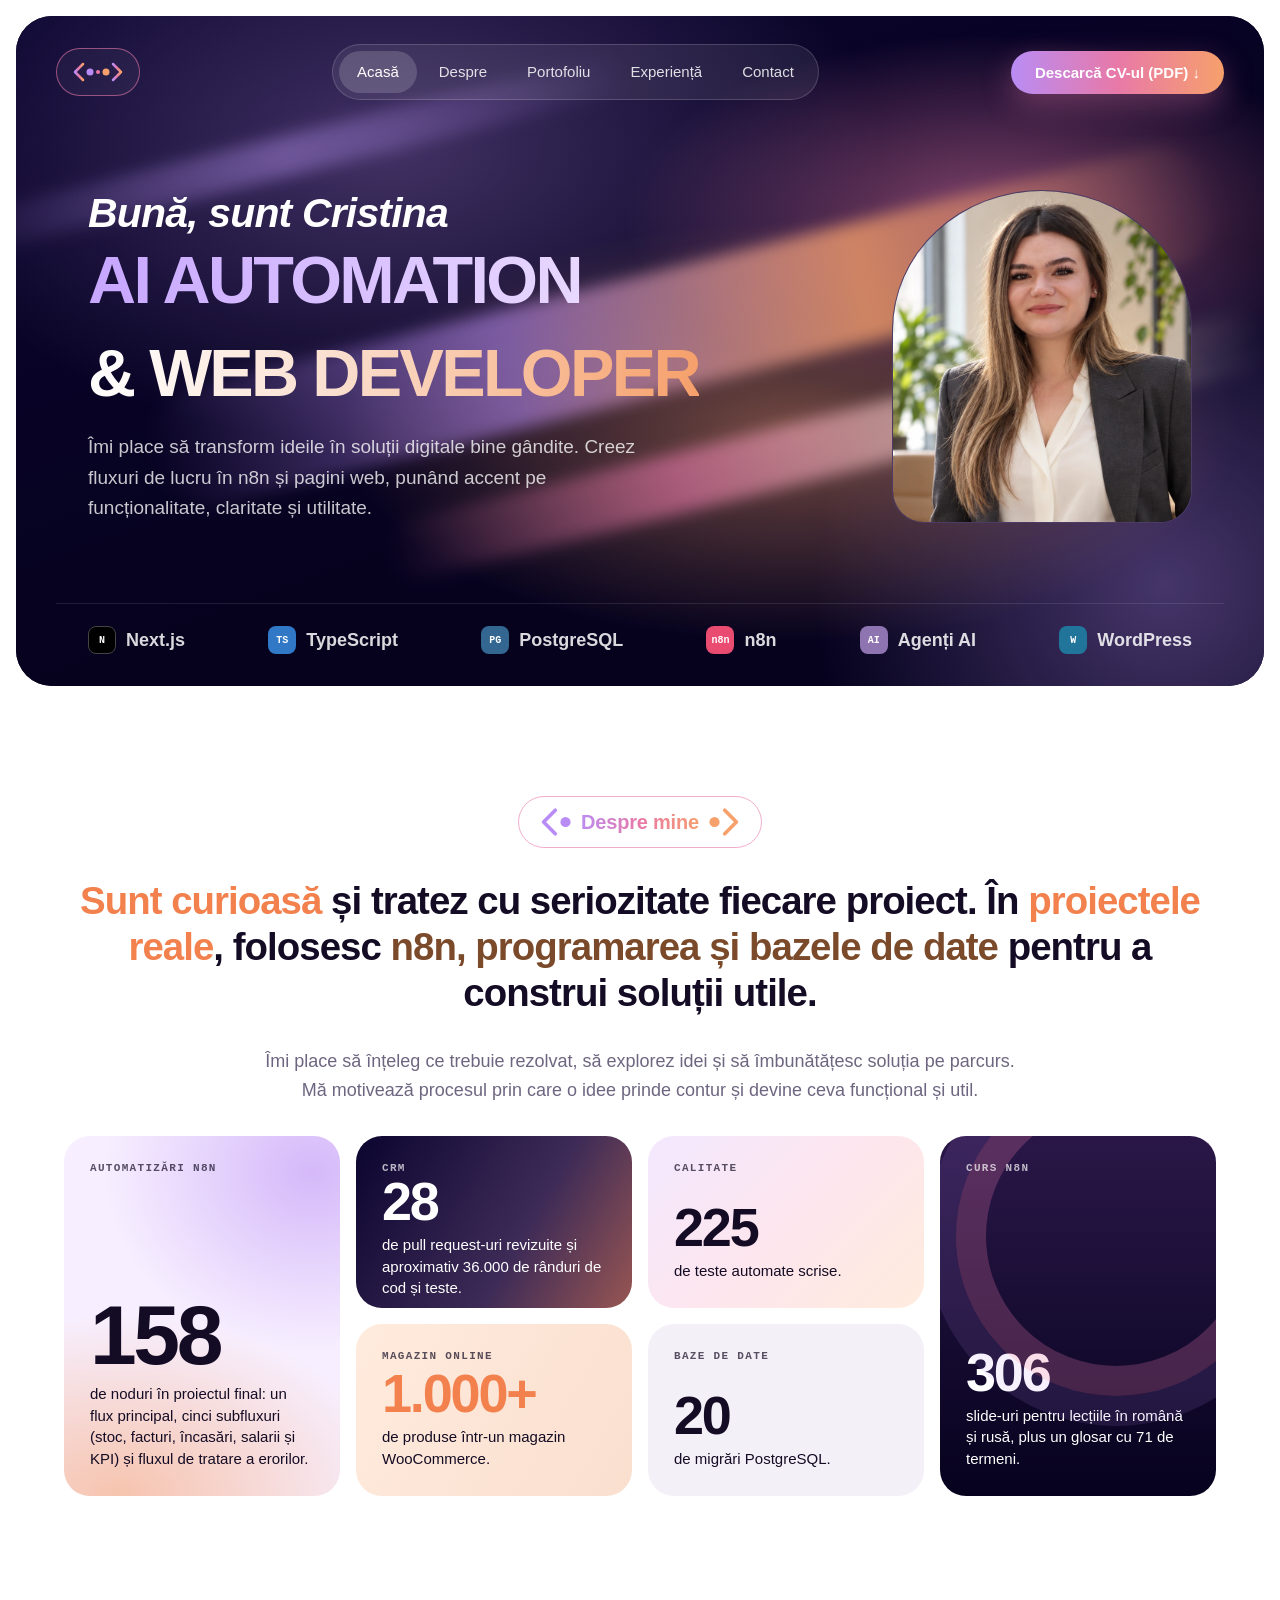
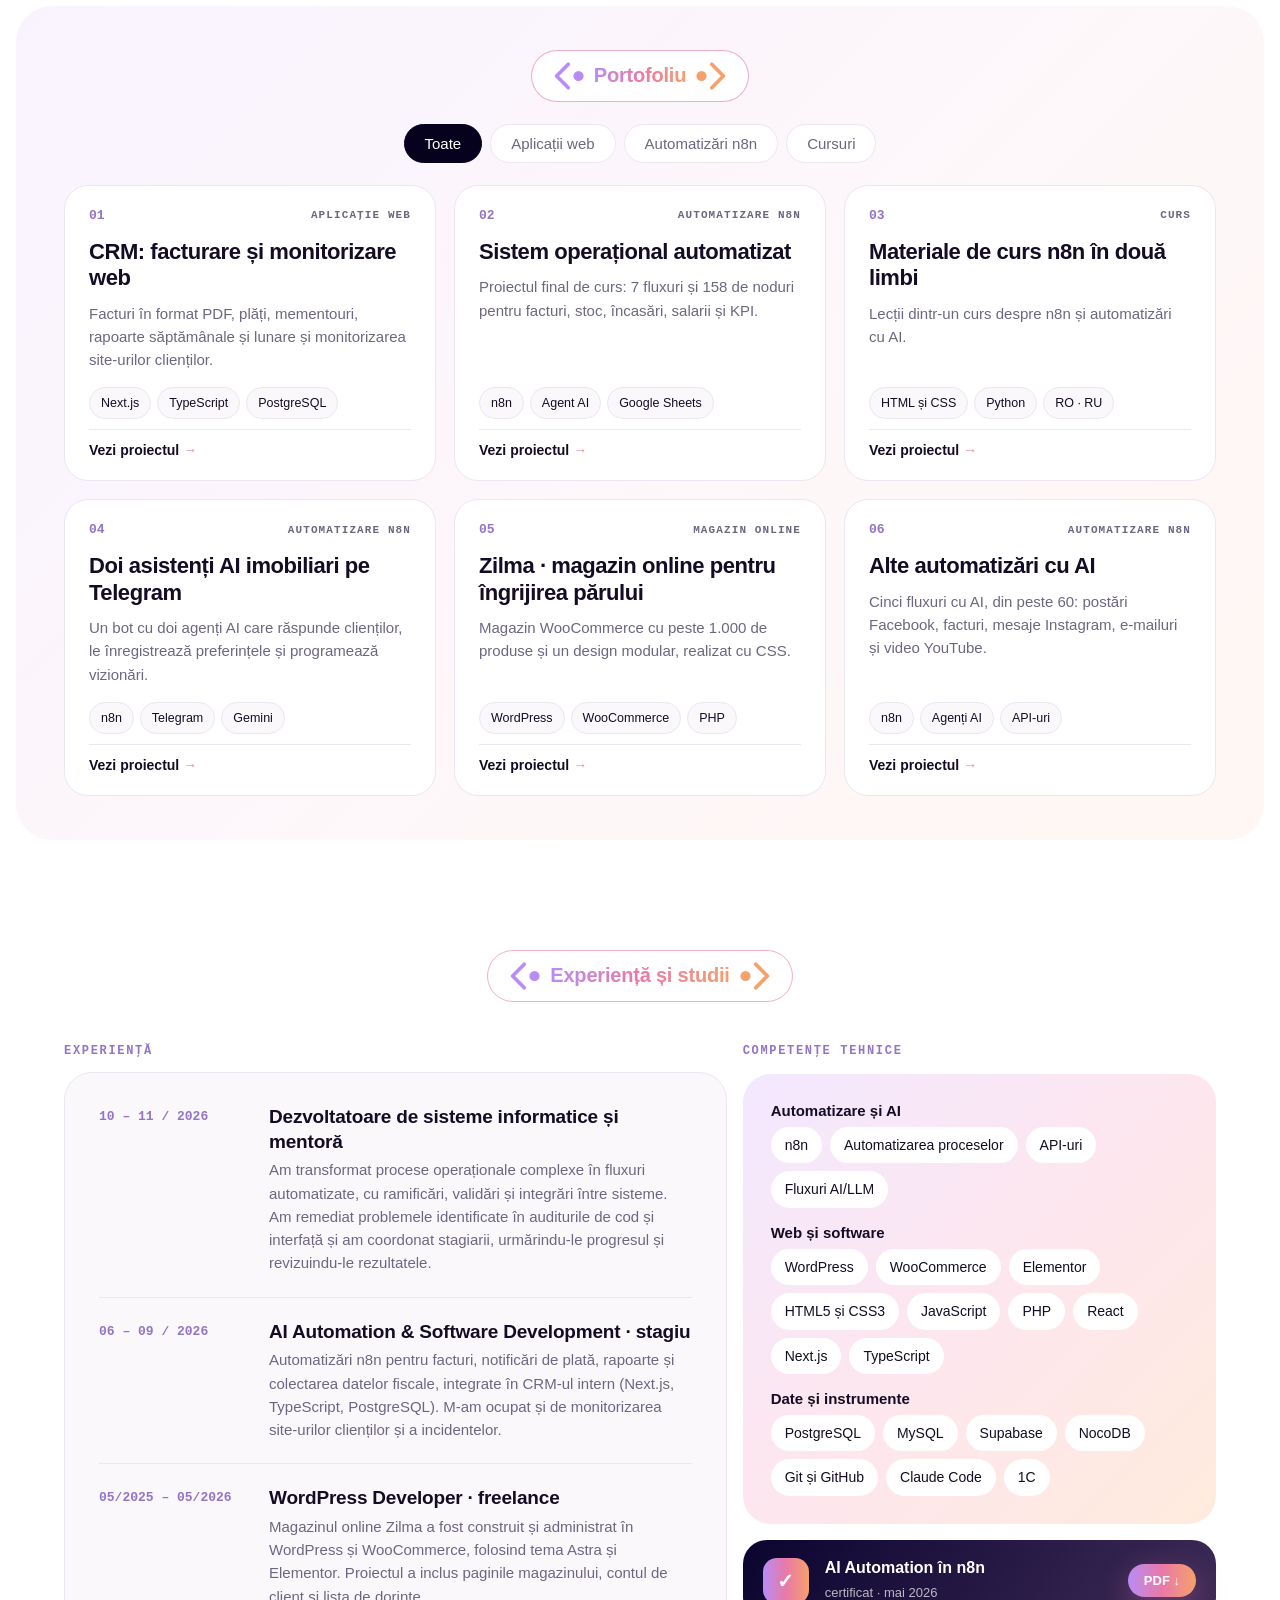
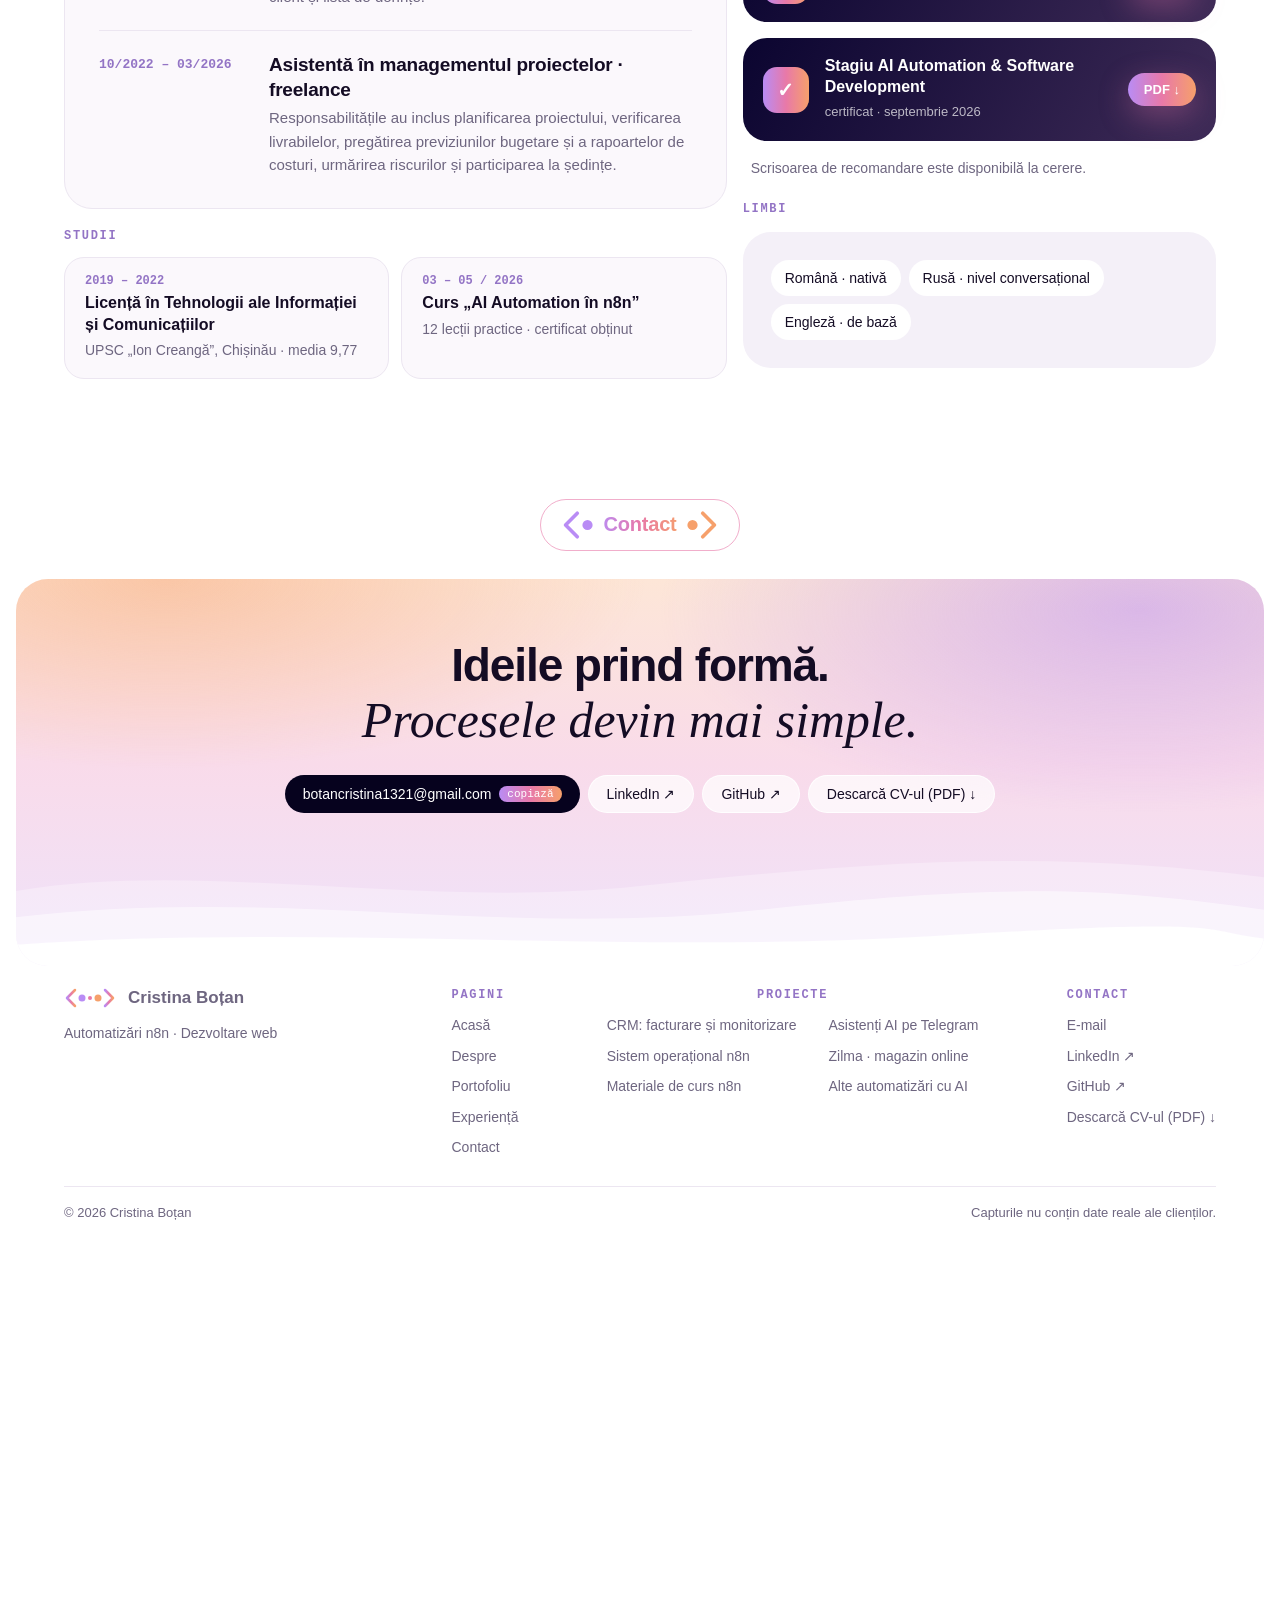
<file: proiecte.html>
<!doctype html>
<html lang="ro"><head><meta charset="utf-8"><title>Portofoliu · Cristina Boțan</title><meta http-equiv="refresh" content="0; url=index.html#portofoliu"><link rel="canonical" href="index.html#portofoliu"></head><body><p><a href="index.html#portofoliu">Portofoliul s-a mutat aici.</a></p></body></html>
</file>
<file: css/stil.css>
/* =========================================================
   Portofoliul Cristinei Boțan — designul site-ului
   Culorile se schimbă din :root (mai jos). Fonturi: Inter,
   Instrument Serif (accente italice), JetBrains Mono (etichete).
   ========================================================= */
:root {
  --night: #06021E; --plum: #3E2B57; --lilac: #9374C5; --peach: #FADFCF;
  --orange: #F2814E; --coral: #E8566E;
  --white: #FFFFFF; --paper: #FBF8FC; --ink: #140C24; --muted: #6E6680; --line: #ECE6F1;
  --g-main: linear-gradient(90deg, #B98CF5 0%, #E879A8 50%, #F6A06B 100%);
  --g-soft: linear-gradient(135deg, #F3E8FF 0%, #FDE6EE 50%, #FFEBDD 100%);
  --sans: "Inter", "Segoe UI", Arial, sans-serif;
  --serif: "Instrument Serif", Georgia, serif;
  --mono: "JetBrains Mono", Consolas, monospace;
  --r: 32px;
}
* { box-sizing: border-box; }
@media (prefers-reduced-motion: no-preference) { html { scroll-behavior: smooth; } }
body { margin: 0; background: var(--white); color: var(--ink); font: 16px/1.6 var(--sans); }
img { max-width: 100%; display: block; }
a { color: inherit; }
:focus-visible { outline: 2px solid var(--coral); outline-offset: 3px; border-radius: 8px; }
.wrap { max-width: 1440px; margin: 0 auto; padding: 16px; }
.gt { background: var(--g-main); -webkit-background-clip: text; background-clip: text; color: transparent; }
.it { font-family: var(--serif); font-style: italic; font-weight: 400; letter-spacing: 0; }
[hidden] { display: none !important; }

/* ---------- butoane, etichete ---------- */
.btn { display: inline-flex; align-items: center; gap: 10px; padding: 13px 24px; border-radius: 999px; font: 600 15px var(--sans); text-decoration: none; border: 0; cursor: pointer; white-space: nowrap; }
.btn-grad { background: var(--g-main); color: #fff; box-shadow: 0 10px 30px rgba(232, 121, 168, .35); }
.btn-dark { background: var(--night); color: #fff; }
.btn-line { background: transparent; color: var(--ink); border: 1.5px solid var(--line); }
.btn:hover { filter: brightness(1.08); }
.label { display: inline-block; padding: 9px 22px; border-radius: 999px; font: 500 17px var(--sans); border: 2px solid transparent; background: linear-gradient(#fff, #fff) padding-box, var(--g-main) border-box; }
.tag-cod { display: inline-flex; align-items: center; gap: 4px; margin: 0; align-self: flex-start; padding: 6px 20px; border-radius: 999px; border: 1.5px solid rgba(232, 121, 168, .6); font: 600 20px var(--sans); letter-spacing: -.01em; }
.tag-cod svg { width: 34px; height: 38px; flex: none; }
.tag-cod span { padding: 0 4px; background: var(--g-main); -webkit-background-clip: text; background-clip: text; color: transparent; }
.meta { font: 600 12px var(--mono); letter-spacing: .12em; text-transform: uppercase; opacity: .65; }

/* ---------- HERO ---------- */
.hero { position: relative; border-radius: 36px; overflow: hidden; background: var(--night); color: #fff; padding: 28px 40px 32px; isolation: isolate; }
.mesh { position: absolute; inset: 0; z-index: -2; background:
  radial-gradient(520px 260px at 78% 30%, rgba(232, 121, 168, .55), transparent 70%),
  radial-gradient(640px 300px at 62% 62%, rgba(246, 160, 107, .45), transparent 70%),
  radial-gradient(700px 420px at 30% 20%, rgba(111, 86, 147, .55), transparent 70%),
  radial-gradient(500px 500px at 92% 85%, rgba(147, 116, 197, .45), transparent 70%),
  linear-gradient(160deg, #0B0530 0%, #06021E 60%); }
.streak { position: absolute; z-index: -1; height: 120px; border-radius: 120px; filter: blur(8px); transform: rotate(-14deg); pointer-events: none; }
.s1 { width: 1100px; left: 120px; top: 250px; background: linear-gradient(90deg, transparent, rgba(185, 140, 245, .55), rgba(246, 160, 107, .75), transparent); }
.s2 { width: 900px; left: 360px; top: 400px; height: 60px; background: linear-gradient(90deg, transparent, rgba(232, 121, 168, .6), rgba(250, 223, 207, .6), transparent); }
.s3 { width: 700px; left: -80px; top: 120px; height: 40px; background: linear-gradient(90deg, transparent, rgba(147, 116, 197, .6), transparent); }
.nav { display: flex; align-items: center; justify-content: space-between; gap: 16px; }
.logo { display: inline-flex; align-items: center; justify-content: center; width: 84px; height: 48px; border-radius: 999px; border: 1.5px solid rgba(232, 121, 168, .6); background: rgba(255, 255, 255, .04); text-decoration: none; }
.logo svg { width: 52px; height: 26px; display: block; }
.menu { display: flex; gap: 4px; padding: 6px; border-radius: 999px; background: rgba(255, 255, 255, .08); border: 1px solid rgba(255, 255, 255, .16); list-style: none; margin: 0; }
.menu a { display: block; padding: 9px 18px; border-radius: 999px; font-size: 15px; color: rgba(255, 255, 255, .85); text-decoration: none; }
.menu a:hover, .menu a[aria-current] { background: rgba(255, 255, 255, .16); color: #fff; }
.menu.dark { background: var(--paper); border-color: var(--line); }
.menu.dark a { color: var(--muted); }
.menu.dark a:hover, .menu.dark a[aria-current] { background: #fff; color: var(--ink); }
.hero-main { display: grid; grid-template-columns: minmax(0, 780px) 300px; justify-content: center; gap: 80px; align-items: stretch; padding: 90px 32px 80px; }
.foto { position: relative; min-height: 0; }
.foto .portrait { position: absolute; top: 0; bottom: 0; left: 0; }
.hello { font: italic 600 clamp(26px, 3.2vw, 46px) var(--sans); letter-spacing: -.02em; margin: 0; }
.big { font: 900 clamp(38px, 5.2vw, 72px)/1 var(--sans); letter-spacing: -.04em; text-transform: uppercase; margin: 10px 0 0; }
.big .l1 { display: block; background: linear-gradient(90deg, #C7A6FF, #E9D9FF 70%, #fff); -webkit-background-clip: text; background-clip: text; color: transparent; }
.big .l2 { display: flex; align-items: center; gap: 20px; margin-top: 6px; flex-wrap: wrap; }
.big .l2 b { font-weight: 900; background: linear-gradient(90deg, #fff, #FADFCF 40%, #F6A06B); -webkit-background-clip: text; background-clip: text; color: transparent; }
.indent { width: 120px; flex: none; } /* păstrează locul textului „& Web Developer” */
.hero-sub { margin: 26px 0 0; font-size: 19px; line-height: 1.6; color: rgba(255, 255, 255, .78); max-width: 560px; }
.portrait { height: 100%; width: auto; aspect-ratio: 9 / 10; border-radius: 50% 50% 32px 32px / 42% 42% 32px 32px; overflow: hidden; border: 1px solid rgba(255, 255, 255, .16); background: #2A1748; }
.portrait img { width: 100%; height: 100%; object-fit: cover; object-position: 50% 0; }
.stack { display: flex; justify-content: space-between; flex-wrap: wrap; gap: 14px 24px; padding: 22px 32px 0; border-top: 1px solid rgba(255, 255, 255, .1); }
.stack span { display: flex; align-items: center; gap: 10px; font: 600 18px var(--sans); color: rgba(255, 255, 255, .85); }
.stack i { width: 28px; height: 28px; border-radius: 8px; display: flex; align-items: center; justify-content: center; font: 700 10px var(--mono); font-style: normal; color: #fff; }

/* ---------- secțiuni ---------- */
.sec { padding: 110px 48px 20px; display: flex; flex-direction: column; gap: 36px; scroll-margin-top: 10px; }
.sec > .label { align-self: flex-start; }
.statement { font: 600 clamp(26px, 3.2vw, 46px)/1.2 var(--sans); letter-spacing: -.025em; max-width: 1120px; margin: 0; }
.statement .o { color: var(--orange); } .statement .p { color: #7A4A2A; } .statement .g { color: #B8AFC5; }
.sub { font-size: 18px; line-height: 1.65; color: var(--muted); max-width: 660px; margin: 0; }

.bento { display: grid; grid-template-columns: repeat(4, minmax(0, 1fr)); grid-auto-rows: 200px; gap: 16px; }
.bc { border-radius: 26px; padding: 26px; position: relative; overflow: hidden; display: flex; flex-direction: column; justify-content: space-between; }
.bc .n { font: 800 60px/1 var(--sans); letter-spacing: -.04em; }
.bc p { font-size: 15px; line-height: 1.45; max-width: 270px; margin: 6px 0 0; }
.bc .k { font: 600 11px var(--mono); letter-spacing: .12em; text-transform: uppercase; opacity: .7; }
.b1 { grid-row: span 2; background: radial-gradient(400px 260px at 20% 100%, rgba(246, 160, 107, .55), transparent 70%), radial-gradient(300px 260px at 90% 10%, rgba(185, 140, 245, .55), transparent 70%), #F7EFFF; }
.b1 .n { font-size: 96px; }
.b2 { background: linear-gradient(120deg, #0B0530, #3E2B57 60%, #F2814E 140%); color: #fff; }
.b3 { background: var(--g-soft); }
.b4 { grid-row: span 2; background: linear-gradient(180deg, #2A1748, #06021E); color: #fff; }
.b4::before { content: ""; position: absolute; right: -60px; top: -60px; width: 260px; height: 260px; border-radius: 50%; border: 30px solid rgba(232, 121, 168, .25); box-shadow: 0 0 0 30px rgba(185, 140, 245, .12); }
.b5 { background: linear-gradient(120deg, #FFEBDD, #FADFCF); }
.b5 .n { color: var(--orange); }
.b6 { background: #F4F0F8; }

/* Despre mine: totul pe centru; la clic pe „Despre” secțiunea încape pe ecran */
#despre { align-items: center; text-align: center; padding-top: 110px; gap: 30px; scroll-margin-top: -70px; }
#despre .tag-cod, #experienta .tag-cod, #contact .tag-cod { align-self: center; }
#despre .statement { font-size: clamp(26px, 3vw, 44px); max-width: 1120px; }
#despre .sub { max-width: 760px; }
#despre .bento { width: 100%; max-width: 1200px; grid-auto-rows: 172px; text-align: left; }
#despre .bc .n { font-size: 54px; }
#despre .b1 .n { font-size: 84px; }

/* ---------- banda PORTOFOLIU ---------- */
.band { margin-top: 90px; border-radius: 36px; overflow: hidden; background: linear-gradient(180deg, #C2531F 0%, #5A2414 22%, #06021E 40%, #06021E 100%); padding: 0 48px 56px; scroll-margin-top: 10px; }
.word { font: 900 clamp(64px, 12vw, 172px)/.82 var(--sans); letter-spacing: -.05em; text-transform: uppercase; color: #fff; text-align: center; padding-top: 34px; margin: 0; white-space: nowrap; }
.cards { position: relative; margin-top: -22px; display: flex; flex-direction: column; gap: 18px; }
.pc { border-radius: var(--r); padding: 44px; display: grid; grid-template-columns: minmax(0, 5fr) minmax(0, 6fr); gap: 40px; min-height: 420px; overflow: hidden; }
.pc h3 { font: 700 clamp(34px, 3.8vw, 54px)/1.04 var(--sans); letter-spacing: -.035em; margin: 18px 0 0; }
.pc h3 .it { font-size: 1.1em; }
.pc .desc { font-size: 16px; line-height: 1.6; margin: 18px 0 0; max-width: 470px; }
.tags { display: flex; flex-wrap: wrap; gap: 8px; margin-top: 22px; }
.tags span { padding: 7px 15px; border-radius: 999px; background: rgba(255, 255, 255, .7); font-size: 13.5px; border: 1px solid rgba(255, 255, 255, .9); }
.pc-left { display: flex; flex-direction: column; }
.pc-left .btn { margin-top: auto; align-self: flex-start; }
.pc-left .tags + .btn { margin-top: 28px; }
.c-crm { background: radial-gradient(500px 300px at 0% 100%, rgba(185, 140, 245, .55), transparent 70%), radial-gradient(400px 300px at 100% 0%, rgba(147, 197, 253, .6), transparent 70%), #EEF3FF; }
.c-n8n { background: radial-gradient(600px 360px at 0% 0%, rgba(246, 160, 107, .6), transparent 70%), radial-gradient(500px 300px at 100% 100%, rgba(232, 121, 168, .45), transparent 70%), #FFF1EA; }
.c-curs { background: radial-gradient(500px 320px at 100% 100%, rgba(232, 121, 168, .5), transparent 70%), radial-gradient(500px 300px at 0% 0%, rgba(250, 223, 207, .9), transparent 70%), #FFF5F7; }
.c-tg { background: radial-gradient(500px 300px at 100% 0%, rgba(74, 222, 128, .35), transparent 70%), radial-gradient(500px 300px at 0% 100%, rgba(147, 116, 197, .45), transparent 70%), #F1F7F2; }
.c-zilma { background: radial-gradient(500px 300px at 0% 100%, rgba(232, 121, 168, .4), transparent 70%), radial-gradient(400px 300px at 100% 0%, rgba(250, 223, 207, .9), transparent 70%), #FFF5F8; }

.vis { border-radius: 22px; overflow: hidden; position: relative; min-height: 360px; }
.vis-crm { background: linear-gradient(135deg, #C9D8FF, #E7D6FF); }
.vis-n8n { background: linear-gradient(135deg, #C69CF6 0%, #E99BC0 45%, #F8C08E 100%); }
.vis-curs { background: linear-gradient(135deg, #FFD9C7, #F3C6E0); }
.vis-tg { background: linear-gradient(135deg, #BDE9CB, #D9CCF5); }
.vis-zilma { background: linear-gradient(135deg, #F9C9DD, #FADFCF); }
.win { position: absolute; left: 28px; top: 28px; right: -2px; bottom: -2px; background: #0B0B0D; border-radius: 16px 0 0 0; overflow: hidden; box-shadow: 0 30px 60px rgba(20, 12, 36, .35); }
.win.light { background: #fff; }
.win-bar { display: flex; align-items: center; gap: 7px; padding: 11px 14px; background: #141418; border-bottom: 1px solid #26262C; }
.win.light .win-bar, .mini .win-bar { background: #F4F1F5; border-color: #ECE6F1; }
.win-bar i { width: 10px; height: 10px; border-radius: 50%; background: #3A3A40; display: block; }
.win-bar span { margin-left: 8px; font: 12px var(--mono); color: #8A8296; white-space: nowrap; overflow: hidden; text-overflow: ellipsis; }
.win img { width: 100%; height: auto; }
.mini { position: absolute; left: 0; bottom: 22px; width: 46%; border-radius: 14px; overflow: hidden; background: #fff; box-shadow: 0 20px 40px rgba(20, 12, 36, .3); border: 1px solid #ECE6F1; }

/* machetă de slide-uri */
.slides { position: absolute; inset: 28px; display: grid; grid-template-columns: 1fr 1fr; grid-template-rows: 1fr 1fr; gap: 14px; }
.sl { background: #fff; border-radius: 16px; padding: 20px; display: flex; flex-direction: column; justify-content: space-between; box-shadow: 0 14px 30px rgba(20, 12, 36, .12); }
.sl .tg { font: 600 10px var(--mono); letter-spacing: .12em; text-transform: uppercase; color: var(--coral); }
.sl b { font-size: 21px; line-height: 1.15; letter-spacing: -.02em; }
.sl .bar { height: 8px; border-radius: 8px; background: #EFE9F5; margin-top: 6px; }
.sl .bar.s { width: 60%; }
.sl.dk { background: #140C24; color: #fff; }
.sl.dk .bar { background: #2E2244; }
.lang { position: absolute; right: 14px; top: 14px; display: flex; gap: 6px; z-index: 1; }
.lang span { padding: 5px 11px; border-radius: 999px; background: #fff; font: 700 12px var(--mono); }
.lang span.on { background: var(--night); color: #fff; }

/* pânză n8n desenată */
.canvas { position: absolute; inset: 28px; border-radius: 18px; background-color: #1C1830; background-image: radial-gradient(#3A3352 1.2px, transparent 1.2px); background-size: 22px 22px; overflow: hidden; box-shadow: 0 24px 50px rgba(20, 12, 36, .35); }
.ctop { display: flex; justify-content: space-between; gap: 10px; padding: 12px 16px; border-bottom: 1px solid #2E2944; background: #16132A; font: 12px var(--mono); color: #9C95B5; }
.ctop b { color: #4ADE80; font-weight: 500; }
.flow { position: absolute; inset: 44px 0 0; display: flex; align-items: center; justify-content: center; gap: 0; padding: 0 16px; }
.nd { width: 84px; height: 84px; border-radius: 14px; background: #2B2642; border: 2px solid #4B4468; display: flex; align-items: center; justify-content: center; flex-direction: column; font: 700 11px/1.25 var(--mono); color: #E3DEF2; text-align: center; flex: none; }
.nd.tr { border-radius: 42px 14px 14px 42px; }
.nd.sw { border-color: #F6A06B; color: #F6A06B; }
.nd.ai { border-color: #C69CF6; color: #C69CF6; width: 108px; }
.ed { width: 34px; height: 2px; background: #5D5580; flex: none; }
.split { display: flex; flex-direction: column; gap: 40px; position: relative; padding-left: 34px; }
.split::before { content: ""; position: absolute; left: 0; top: 42px; bottom: 42px; width: 2px; background: #5D5580; }
.split > div { display: flex; align-items: center; gap: 12px; position: relative; }
.split > div::before { content: ""; position: absolute; left: -34px; top: 50%; width: 34px; height: 2px; background: #5D5580; }
.tools { font: 500 12px/1.5 var(--sans); color: #BDB6D2; }

/* alte automatizări */
.more { display: grid; grid-template-columns: repeat(4, minmax(0, 1fr)); gap: 16px; margin-top: 18px; }
.mc { border-radius: 24px; padding: 24px; background: rgba(255, 255, 255, .06); border: 1px solid rgba(255, 255, 255, .12); color: #fff; display: flex; flex-direction: column; gap: 10px; min-height: 250px; text-decoration: none; }
.mc:hover { border-color: rgba(246, 160, 107, .6); }
.mc .k { font: 600 11px var(--mono); letter-spacing: .12em; text-transform: uppercase; color: #F6A06B; }
.mc b { font: 700 24px/1.1 var(--sans); letter-spacing: -.02em; }
.mc b .it { font-size: 27px; }
.mc p { font-size: 14px; line-height: 1.5; color: rgba(255, 255, 255, .65); margin: 0; }
.mc .nodes { margin-top: auto; display: flex; gap: 6px; flex-wrap: wrap; }
.mc .nodes span { font: 11px var(--mono); padding: 5px 9px; border-radius: 8px; background: rgba(255, 255, 255, .08); color: rgba(255, 255, 255, .75); }

/* ---------- experiență ---------- */
.exp { display: grid; grid-template-columns: minmax(0, 7fr) minmax(0, 5fr); gap: 16px; align-items: start; }
.tl { border: 1px solid var(--line); border-radius: 28px; padding: 10px 34px; background: var(--paper); list-style: none; margin: 0; }
.tl li { display: grid; grid-template-columns: 150px minmax(0, 1fr); gap: 20px; padding: 22px 0; border-bottom: 1px solid var(--line); }
.tl li:last-child { border-bottom: 0; }
.tl .w { font: 600 13px var(--mono); color: var(--lilac); padding-top: 4px; }
.tl h3 { font: 700 19px/1.3 var(--sans); letter-spacing: -.01em; margin: 0; }
.tl p { color: var(--muted); font-size: 15px; line-height: 1.55; margin: 4px 0 0; }
.exp-st { display: flex; flex-direction: column; gap: 14px; }
.exp-sub { margin: 6px 0 0; font: 600 12px var(--mono); letter-spacing: .14em; text-transform: uppercase; color: var(--lilac); }
.studii { display: grid; grid-template-columns: repeat(2, minmax(0, 1fr)); gap: 12px; }
.studii > div { border: 1px solid var(--line); border-radius: 20px; padding: 16px 20px; background: var(--paper); display: flex; flex-direction: column; gap: 4px; }
.studii .w { font: 600 12px var(--mono); color: var(--lilac); }
.studii b { font: 700 16px/1.35 var(--sans); }
.studii .loc { font-size: 14px; color: var(--muted); }
.side { display: flex; flex-direction: column; gap: 16px; }
.box { border-radius: 28px; padding: 28px; background: var(--g-soft); }
.box h4 { font: 600 11px var(--mono); letter-spacing: .12em; text-transform: uppercase; color: var(--muted); margin: 0 0 14px; }
.chips { display: flex; flex-wrap: wrap; gap: 8px; }
.chips span { padding: 7px 14px; border-radius: 999px; background: #fff; font-size: 14px; }
.grp { margin-bottom: 16px; } .grp:last-child { margin-bottom: 0; }
.grp p { font: 700 15px var(--sans); margin: 0 0 8px; }
.cert { border-radius: 24px; padding: 18px 20px; background: linear-gradient(120deg, #0B0530, #3E2B57); color: #fff; display: flex; gap: 16px; align-items: center; }
.cert i { width: 46px; height: 46px; border-radius: 14px; background: var(--g-main); display: flex; align-items: center; justify-content: center; font: 900 20px var(--sans); font-style: normal; flex: none; }
.cert b { display: block; font: 700 16px/1.3 var(--sans); }
.cert span { font-size: 13px; color: rgba(255, 255, 255, .7); }
.cert .btn { margin-left: auto; padding: 9px 16px; font-size: 13px; }
.rec { font-size: 14px; color: var(--muted); margin: 0; padding: 0 8px; }

/* ---------- contact, subsol ---------- */
.contact { padding: 100px 0 0; scroll-margin-top: 10px; display: flex; flex-direction: column; align-items: center; gap: 28px; }
.cta { position: relative; overflow: hidden; width: 100%; box-sizing: border-box; border-radius: 32px; padding: 60px 48px 120px; display: flex; flex-direction: column; align-items: center; text-align: center; gap: 22px;
  background: radial-gradient(55% 70% at 12% 0%, rgba(246, 160, 107, .45), transparent 70%), radial-gradient(55% 75% at 90% 8%, rgba(185, 140, 245, .5), transparent 70%), linear-gradient(180deg, #FDE6D7 0%, #F9DBEA 48%, #EEE3FB 100%); }
.cta > * { position: relative; z-index: 1; }
.cta-t { margin: 0; max-width: 980px; font: 600 clamp(30px, 3.6vw, 50px)/1.15 var(--sans); letter-spacing: -.025em; color: var(--ink); }
.cta-t .it { font-weight: 400; font-size: 1.08em; }
.cta-sub { margin: -6px 0 0; max-width: 560px; font-size: 17px; color: #4E4560; }
.cta-act { display: flex; flex-wrap: nowrap; justify-content: center; gap: 8px; margin-top: 4px; }
.cta-btn, .cta-lnk { display: inline-flex; align-items: center; gap: 8px; padding: 10px 18px; border-radius: 999px; font: 500 14px var(--sans); white-space: nowrap; text-decoration: none; cursor: pointer; }
.cta-btn { background: var(--night); color: #fff; border: 0; }
.cta-btn span { font: 11px var(--mono); padding: 2px 8px; border-radius: 999px; background: var(--g-main); color: #fff; }
.cta-lnk { background: rgba(255, 255, 255, .7); color: var(--ink); border: 1px solid rgba(255, 255, 255, .9); }
.cta-btn:hover { filter: brightness(1.25); }
.cta-lnk:hover { background: #fff; }
.stare { min-height: 1.4em; font-size: 14px; color: #4E4560; margin: -8px 0 0; }
.cta .dune { position: absolute; left: 0; right: 0; bottom: 0; width: 100%; height: 150px; z-index: 0; }
.foot { display: grid; grid-template-columns: minmax(0, 1fr) minmax(0, 2.2fr); gap: 28px 40px; padding: 18px 48px 24px; font-size: 14px; color: var(--muted); }
.foot-id { display: flex; flex-direction: column; gap: 10px; max-width: 430px; }
.foot-logo { display: inline-flex; align-items: center; gap: 12px; text-decoration: none; color: var(--ink); font-size: 17px; }
.foot-logo svg { width: 52px; height: 26px; }
.foot-id p { margin: 0; }
.foot-bar { grid-column: 1 / -1; display: flex; justify-content: space-between; flex-wrap: wrap; gap: 6px 24px; padding-top: 16px; border-top: 1px solid var(--line); font-size: 13px; }
.foot-col > div:nth-child(2) h3 { text-align: center; }
.foot-col > div:nth-child(2) ul { display: grid; grid-template-rows: repeat(3, auto); grid-auto-flow: column; gap: 8px 32px; }
.foot-col { display: flex; justify-content: space-between; gap: 32px; }
.foot h3 { margin: 4px 0 12px; font: 600 12px var(--mono); letter-spacing: .14em; text-transform: uppercase; color: var(--lilac); }
.foot ul { list-style: none; margin: 0; padding: 0; display: flex; flex-direction: column; gap: 8px; }
.foot a { text-decoration: none; color: var(--muted); }
.foot a:hover { color: var(--ink); }
.foot-logo:hover { color: var(--ink); }
.pnav + .foot { margin-top: 48px; padding-top: 36px; border-top: 1px solid var(--line); }

/* ---------- pagina de proiecte ---------- */
.top { display: flex; align-items: center; justify-content: space-between; gap: 16px; padding: 10px 16px; }
.top .logo { border-color: var(--line); }
.p-head { padding: 60px 48px 10px; display: flex; flex-direction: column; gap: 22px; }
.p-head h1 { font: 800 clamp(40px, 6vw, 84px)/1 var(--sans); letter-spacing: -.045em; margin: 0; }
.jump { display: flex; flex-wrap: wrap; gap: 8px; }
.jump a { padding: 8px 16px; border-radius: 999px; border: 1px solid var(--line); text-decoration: none; font-size: 14px; background: var(--paper); }
.jump a:hover { border-color: var(--lilac); }
.proj { margin: 16px 0 0; border-radius: 36px; padding: 56px 48px; display: flex; flex-direction: column; gap: 36px; scroll-margin-top: 10px; }
.proj > header { display: flex; flex-direction: column; gap: 14px; max-width: 1100px; }
.proj > header h2 { font: 700 clamp(34px, 4.2vw, 58px)/1.04 var(--sans); letter-spacing: -.035em; margin: 0; }
.proj > header p { font-size: 18px; line-height: 1.65; margin: 0; color: #4A4258; }
.rol { border-radius: 20px; padding: 20px 24px; background: rgba(255, 255, 255, .7); max-width: 820px; }
.rol b { font: 600 11px var(--mono); letter-spacing: .12em; text-transform: uppercase; color: var(--coral); }
.rol ul { margin: 8px 0 0; padding-left: 20px; color: #4A4258; }
.rol li { margin: 4px 0; }
.bloc { display: flex; flex-direction: column; gap: 16px; }
.bloc h3 { font: 700 24px/1.2 var(--sans); letter-spacing: -.02em; margin: 0; }
.pr { display: grid; grid-template-columns: auto minmax(0, 1fr); gap: 6px 16px; margin: 0; max-width: 780px; }
.pr dt { font: 600 11px var(--mono); letter-spacing: .1em; text-transform: uppercase; color: var(--muted); padding-top: 4px; }
.pr dt.rez { color: var(--coral); }
.pr dd { margin: 0; }
.doua { display: grid; grid-template-columns: repeat(2, minmax(0, 1fr)); gap: 16px; align-items: start; }
.ecran { margin: 0; border-radius: 16px; overflow: hidden; background: #0B0B0D; box-shadow: 0 30px 60px -30px rgba(20, 12, 36, .5); border: 1px solid rgba(20, 12, 36, .12); }
.ecran.light { background: #fff; }
.ecran img { width: 100%; height: auto; }
.ecran.ingust { max-width: 560px; }
.ecran figcaption { padding: 10px 14px; font-size: 13px; color: var(--muted); background: #fff; }
.fapte { display: grid; grid-template-columns: repeat(3, minmax(0, 1fr)); gap: 14px; }
.fapt { border-radius: 20px; padding: 22px; background: rgba(255, 255, 255, .75); }
.fapt b { display: block; font: 800 44px/1 var(--sans); letter-spacing: -.04em; }
.fapt p { margin: 8px 0 0; font-size: 14px; color: var(--muted); }
.subs { display: grid; grid-template-columns: repeat(3, minmax(0, 1fr)); gap: 12px; }
.subs div { border-radius: 18px; padding: 18px 20px; background: rgba(255, 255, 255, .75); }
.subs b { display: block; font: 700 17px var(--sans); }
.subs span { font: 12px var(--mono); color: var(--coral); }
.subs p { margin: 6px 0 0; font-size: 14px; color: #4A4258; line-height: 1.5; }
.cod { border-radius: 16px; overflow-x: auto; background: #0B0B0D; color: #E6E6EA; }
.cod pre { margin: 0; padding: 22px 24px; font: 14px/1.7 var(--mono); }
.cod .c { color: #6E6E78; } .cod .k { color: #C69CF6; } .cod .s { color: #F6A06B; }
.vis-static { position: relative; height: 420px; border-radius: 22px; overflow: hidden; }
.p-dark { background: linear-gradient(160deg, #1A0B33, #06021E); color: #fff; }
.p-dark > header p, .p-dark .pr dd { color: rgba(255, 255, 255, .8); }
.p-dark .pr dt { color: rgba(255, 255, 255, .55); }
.p-dark .more { margin-top: 0; }



/* ---------- Portofoliu: file de filtrare și 6 cartonașe identice ---------- */
.port3 { align-items: center; text-align: center; }
.port3 .tag-cod { align-self: center; background: #fff; }
.port3 { background: linear-gradient(135deg, rgba(185, 140, 245, .10), rgba(232, 121, 168, .06) 55%, rgba(246, 160, 107, .09)); border-radius: 36px; margin-top: 90px; padding: 44px 48px 44px; gap: 22px; scroll-margin-top: 10px; }
.filtre { display: flex; flex-wrap: wrap; justify-content: center; gap: 8px; }
.filtre button { font: 500 15px var(--sans); padding: 10px 20px; border-radius: 999px; border: 1px solid var(--line); background: #fff; color: var(--muted); cursor: pointer; }
.filtre button:hover { color: var(--ink); border-color: var(--lilac); }
.filtre button.on { background: var(--night); color: #fff; border-color: var(--night); }
.grid3 { width: 100%; max-width: 1200px; display: grid; grid-template-columns: repeat(3, minmax(0, 1fr)); gap: 18px; text-align: left; }
.pc3 { display: flex; flex-direction: column; gap: 10px; padding: 22px 24px; border-radius: 24px; background: #fff; border: 1px solid var(--line); text-decoration: none; color: var(--ink); transition: transform .2s, box-shadow .2s, border-color .2s; }
.pc3:hover { transform: translateY(-4px); box-shadow: 0 24px 50px -24px rgba(111, 86, 147, .45); border-color: transparent; background: linear-gradient(#fff, #fff) padding-box, var(--g-main) border-box; }
.pc3-top { display: flex; justify-content: space-between; align-items: center; }
.nr { font: 600 13px var(--mono); color: var(--lilac); }
.cat { font: 600 11px var(--mono); letter-spacing: .1em; text-transform: uppercase; color: var(--muted); }
.pc3 h3 { margin: 6px 0 0; font: 700 22px/1.2 var(--sans); letter-spacing: -.02em; }
.pc3 p { margin: 0; font-size: 15px; line-height: 1.55; color: var(--muted); }
.pc3-tags { display: flex; flex-wrap: wrap; gap: 6px; margin-top: auto; padding-top: 6px; }
.pc3-tags span { font-size: 12.5px; padding: 5px 11px; border-radius: 999px; background: var(--paper); border: 1px solid var(--line); }
.pc3-go { font: 600 14px var(--sans); color: var(--ink); border-top: 1px solid var(--line); padding-top: 12px; }
.pc3-go b { display: inline-block; transition: transform .2s; background: var(--g-main); -webkit-background-clip: text; background-clip: text; color: transparent; }
.pc3:hover .pc3-go b { transform: translateX(4px); }
@media (max-width: 1100px) {
  .foot { grid-template-columns: minmax(0, 1fr); } .grid3 { grid-template-columns: repeat(2, minmax(0, 1fr)); } }
@media (max-width: 760px) { .grid3 { grid-template-columns: minmax(0, 1fr); } .port3 { padding: 50px 14px; border-radius: 26px; margin-top: 60px; } }

/* ---------- paginile de proiect ---------- */
.ecran.lat .scroll-x { overflow-x: auto; overscroll-behavior-x: contain; background: #181818; }
.ecran.lat .scroll-x img { width: auto; height: auto; max-width: none; }
.lat-ajutor { display: block; font-size: 13px; }
.lat-ajutor a { color: var(--lilac); }
@media (max-width: 760px) { .ecran.lat .scroll-x img { height: 320px; } }

.etape { display: flex; flex-direction: column; gap: 16px; }
.etape figure:first-child { max-width: 880px; }
.etape figcaption b { color: var(--coral); }
.nota-etape { margin: 0; font-size: 14px; color: var(--muted); }

.bloc.auto { background: #fff; border: 1px solid var(--line); border-radius: 24px; padding: 28px; gap: 14px; scroll-margin-top: 16px; }
.auto-head { display: flex; flex-direction: column; gap: 6px; }
.auto-head h2 { margin: 0; font: 700 clamp(22px, 2.2vw, 28px)/1.2 var(--sans); letter-spacing: -.02em; }
.auto-desc { margin: 0; max-width: 820px; color: #4A4258; line-height: 1.65; }
.bloc.auto .tags { margin-top: 0; }
.bloc.auto .tags span { background: var(--paper); border-color: var(--line); }

.proj > header h1 { font: 700 clamp(30px, 3.7vw, 54px)/1.08 var(--sans); letter-spacing: -.035em; margin: 0; }
/* descrierea și tehnologiile în stânga, „Contribuția mea” în dreapta */
.intro { display: grid; grid-template-columns: minmax(0, 1fr) minmax(0, 1fr); gap: 36px; align-items: start; }
.intro-txt { display: flex; flex-direction: column; gap: 20px; }
.intro-txt p { margin: 0; font-size: 18px; line-height: 1.65; color: #4A4258; }
.intro-txt .tags { margin-top: 0; }
.intro .rol { max-width: none; }
.fapte.fapte-mici { gap: 10px; margin-top: 4px; }
.fapte.fapte-mici .fapt { padding: 14px 16px; }
.fapte.fapte-mici .fapt b { font-size: 34px; }
.fapte.fapte-mici .fapt p { font-size: 13px; margin-top: 4px; }
.inapoi { margin: 18px 16px 0; font-size: 15px; }
.inapoi a { color: var(--muted); text-decoration: none; }
.inapoi a:hover { color: var(--ink); }
.pnav { display: grid; grid-template-columns: 1fr auto 1fr; gap: 14px; align-items: stretch; margin-top: 16px; }
.pnav a { border-radius: 24px; padding: 22px 26px; background: var(--paper); border: 1px solid var(--line); text-decoration: none; display: flex; flex-direction: column; gap: 4px; }
.pnav a:hover { border-color: var(--lilac); }
.pnav span { font: 12px var(--mono); color: var(--muted); }
.pnav b { font: 700 18px/1.3 var(--sans); }
.pnav .dr { text-align: right; }
.pnav .toate { justify-content: center; align-items: center; background: var(--g-main); color: #fff; border: 0; font-weight: 600; }
@media (max-width: 1100px) {
  }
@media (max-width: 760px) {
  .pnav { grid-template-columns: minmax(0, 1fr); }
  .pnav .dr { text-align: left; }
}

/* ---------- ecrane mici ---------- */
@media (max-width: 1100px) {
  .hero-main { grid-template-columns: minmax(0, 1fr) 300px; gap: 40px; padding: 60px 8px 50px; }
  .bento { grid-template-columns: repeat(2, minmax(0, 1fr)); }
  .pc { grid-template-columns: minmax(0, 1fr); }
  .more { grid-template-columns: repeat(2, minmax(0, 1fr)); }
  .exp { grid-template-columns: minmax(0, 1fr); }
  .subs { grid-template-columns: repeat(2, minmax(0, 1fr)); }
}
@media (max-width: 760px) {
  #despre { padding-top: 70px; scroll-margin-top: 0; }
  #despre .bento { grid-auto-rows: auto; }
  .wrap { padding: 8px; }
  .hero { padding: 18px 16px 24px; border-radius: 26px; }
  .menu.hero-menu { display: none; }
  .nav .btn { padding: 10px 16px; font-size: 14px; }
  .logo { width: 70px; height: 42px; }
  .logo svg { width: 44px; height: 22px; }
  .hero-main { grid-template-columns: minmax(0, 1fr); padding: 30px 4px 30px; gap: 28px; }
  .foto { display: flex; justify-content: center; order: -1; }
  .foto .portrait { position: static; width: min(260px, 75%); height: auto; }
  .indent { display: none; }
  .hero-sub { font-size: 17px; }
  .stack { padding: 18px 4px 0; justify-content: flex-start; }
  .stack span { font-size: 15px; }
  .sec { padding: 70px 12px 10px; }
  .contact { padding-top: 70px; }
  .cta { padding: 44px 18px 110px; border-radius: 26px; gap: 20px; }
  .cta .dune { height: 110px; }
  .bento { grid-template-columns: minmax(0, 1fr); grid-auto-rows: auto; }
  .bc { min-height: 170px; } .b1, .b4 { grid-row: auto; }
  .b1 .n { font-size: 72px; }
  .band { padding: 0 12px 20px; border-radius: 26px; margin-top: 60px; }
  .word { padding-top: 22px; }
  .cards { margin-top: -8px; }
  .pc { padding: 24px 20px; gap: 26px; border-radius: 24px; min-height: 0; }
  .vis { min-height: 260px; }
  .win { left: 16px; top: 16px; }
  .slides { inset: 16px; gap: 10px; } .lang + .slides { top: 52px; } .sl { padding: 14px; } .sl b { font-size: 15px; }
  .canvas { inset: 12px; }
  .nd { width: 60px; height: 60px; font-size: 9px; border-radius: 10px; } .nd.tr { border-radius: 30px 10px 10px 30px; } .nd.ai { width: 76px; }
  .ed { width: 16px; } .split { padding-left: 16px; gap: 24px; } .split > div::before { left: -16px; width: 16px; }
  .tools { font-size: 10px; }
  .more { grid-template-columns: minmax(0, 1fr); }
  .mc { min-height: 0; }
  .tl { padding: 4px 20px; }
  .tl li { grid-template-columns: minmax(0, 1fr); gap: 4px; }
  .cert { flex-wrap: wrap; } .cert .btn { margin-left: 62px; }
  .cta-act { flex-wrap: wrap; }
  .cta-btn { flex-basis: 100%; justify-content: center; max-width: 330px; }
  .cta-act { max-width: 360px; }
  .cta-lnk { padding: 10px 14px; }
  .foot { grid-template-columns: minmax(0, 1fr); gap: 28px; padding: 10px 12px 30px; }
  .foot-col { display: grid; grid-template-columns: repeat(2, minmax(0, 1fr)); gap: 24px; }
  .foot-col > div:nth-child(2) { grid-row: span 2; }
  .foot-col > div:nth-child(2) ul { display: flex; }
  .foot-col > div:nth-child(2) h3 { text-align: left; }
  .top { padding: 6px 4px; } .top .menu { display: none; }
  .p-head { padding: 40px 12px 6px; }
  .proj { padding: 30px 18px; border-radius: 26px; gap: 26px; }
  .doua, .fapte, .subs, .intro, .studii { grid-template-columns: minmax(0, 1fr); }
  .vis-static { height: 300px; } .vis-static:has(.lang) { height: 350px; }
}
@media (prefers-reduced-motion: no-preference) {
  .btn, .cta-btn, .cta-lnk, .mc, .jump a { transition: filter .2s, border-color .2s; }
}
</file>
